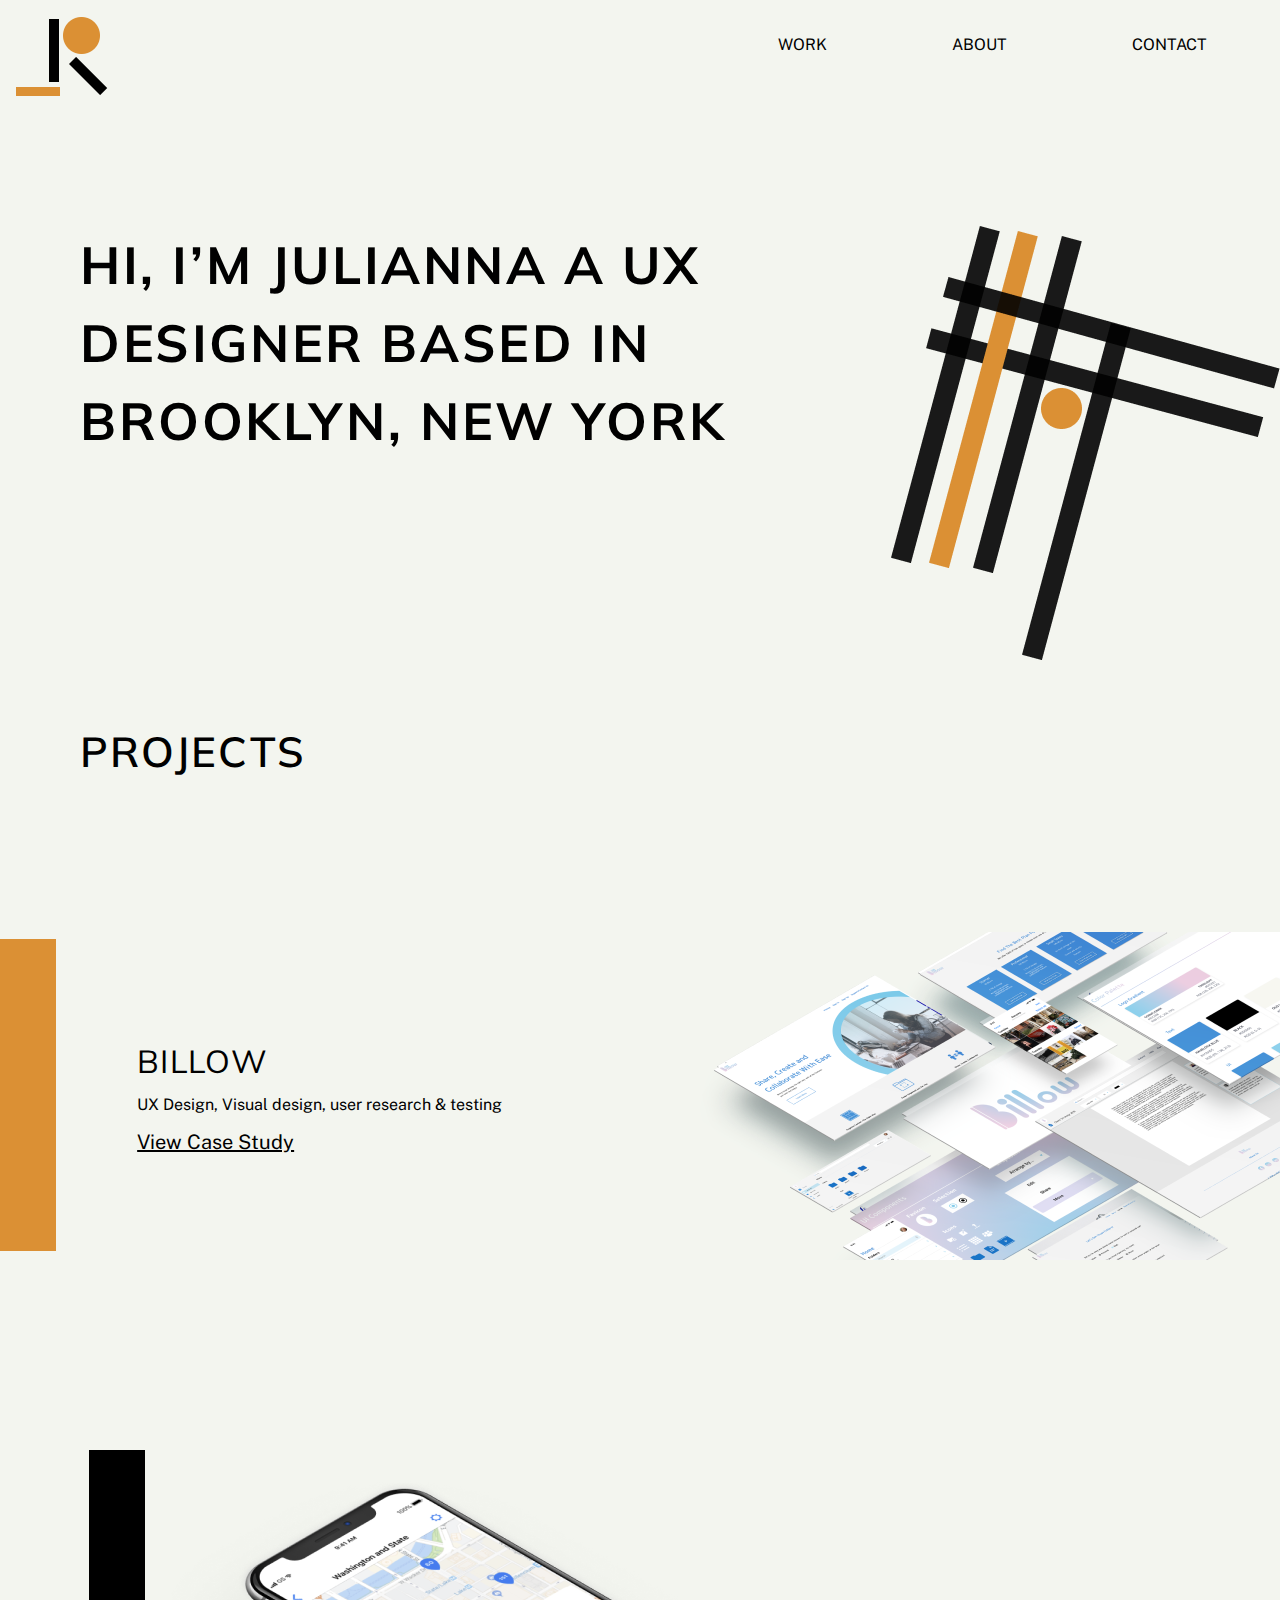
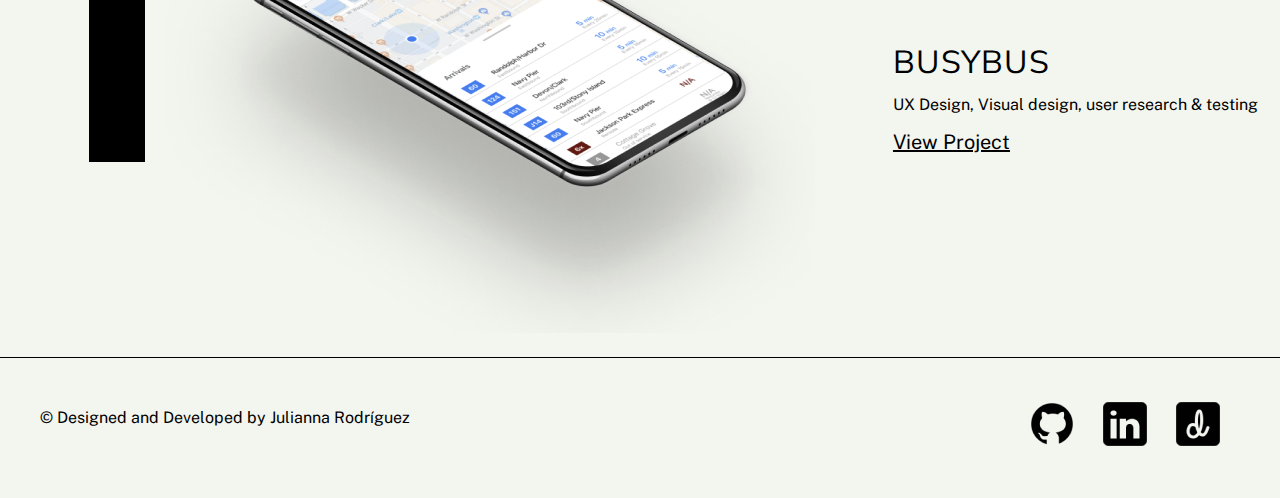
<file: Index.html>
<!DOCTYPE html>
<html lang="en" dir="ltr">
  <head>
    <meta charset="utf-8">
    <meta name="viewport" content="width=device-width, initial-scale=1.0">
    <title>Julianna Rodríguez</title>
    <link rel="stylesheet" href="css/reset.css">
    <link rel="stylesheet" href="css/style.css">
    <link href="https://fonts.googleapis.com/css?family=Muli:200,300,400,600,700&display=swap" rel="stylesheet">
    <link href="https://fonts.googleapis.com/css?family=Public+Sans:200,300,400,500,600,700,800,900&display=swap" rel="stylesheet">
  </head>

  <script src="js/mobilenav.js"></script>

  <body>
<!-- Top Navigation Menu -->
<div class= "container">
<section class="main-menu">
  <a href="Index.html"><img class="logo" src="images/jrlogo.png" alt="Julianna Rodríguez Logo" ></a>
  <nav class="topnav">
  <a class="active" href="Index.html">Work</a>
  <a href="About.html">About</a>
  <a href="Contact.html">Contact</a>
  </nav>
</section>

<!-- Load an icon library to show a hamburger menu (bars) on small screens -->
<link rel="stylesheet" href="https://cdnjs.cloudflare.com/ajax/libs/font-awesome/4.7.0/css/font-awesome.min.css">
<div class="mobilenav" id="mymobilenav">
  <a class="active" href="index.html">Work</a>
  <a href="About.html">About</a>
  <a href="Contact.html">Contact</a>
  </div>
  <!-- "Hamburger menu" / "Bar icon" to toggle the navigation links -->
  <a href="javascript:void(0);" class="icon" onclick="myFunction()">
    <i class="fa fa-bars"></i>
  </a>
</div>



    <section class="main-banner">
      <img class="icon" src="images/bauhaus-graphic.png" alt="bauhaus icon" align="right">
    <div class="intro-text">
      <h1> Hi, I’M Julianna a UX Designer
    Based in Brooklyn, New York </h1>
  </div>
    </section>

    <section class="projects">
      <h2>PROJECTS</h2>
    </section>

    <section class="billow-project">
      <i class="left-square"><img src="images/left-rectangle.png" alt="Orange Box"></i>
      <div class= "b1-container">
      <h3>Billow</h3>
      <p>UX Design, Visual design, user research & testing</p>
      <a href="Billow.html">View Case Study</a>
      </div>
      <div class= "b2-container">
      <i class= "billow-image"><img src="images/billow-image.png" alt="billow App"></i>
      </div>
    </section>




    <section class="busybus-project">
      <i class="right-square"><img src="images/right-rectangle.png" alt=""></i>
        <i class= "busybus-image"><img src="images/iphone-busybus.png" alt="busybus app"></i>
      <div class="b3-container">
        <h3>BusyBus</h3>
        <p>UX Design, Visual design, user research & testing</p>
        <a href="BusyBus.html">View Project</a>
      </div>

    </section>


          <footer>
            <section class="f-left">
              <!-- Copyright -->
            <p class="copyright">&copy; Designed and Developed by Julianna Rodríguez</p>
            <div class="footer-right">
              <a href="https://github.com/julsrodd"><img src="images/github-icon.png" alt="github"></a>
              <a href="https://www.linkedin.com/in/juliannarodriguezdolsen/"><img src="images/linkedin-icon.png" alt="linkedin"></a>
              <a href="https://dribbble.com/julsrod"><img src="images/dribbble-icon.png" alt="dribbble"></a>
            </div>
            </section>
          </footer>
</div>
  </body>
</html>
</file>
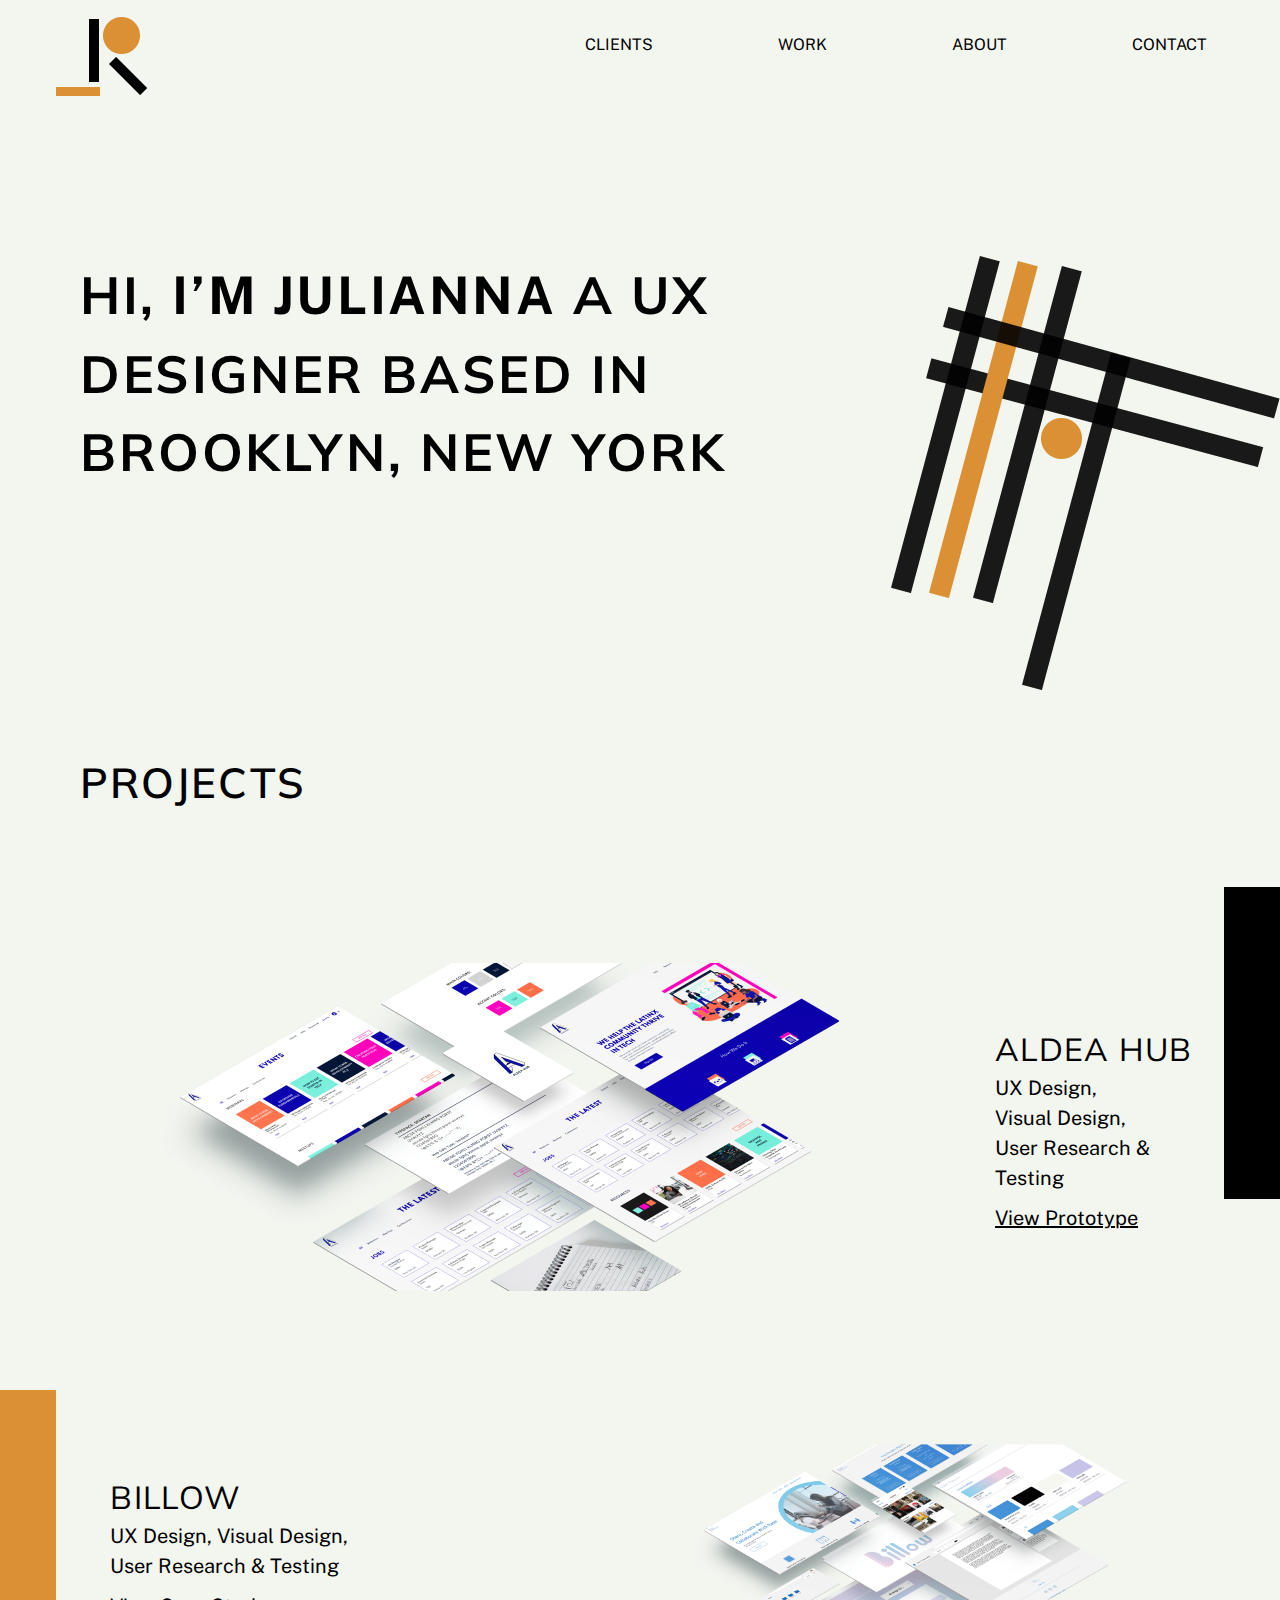
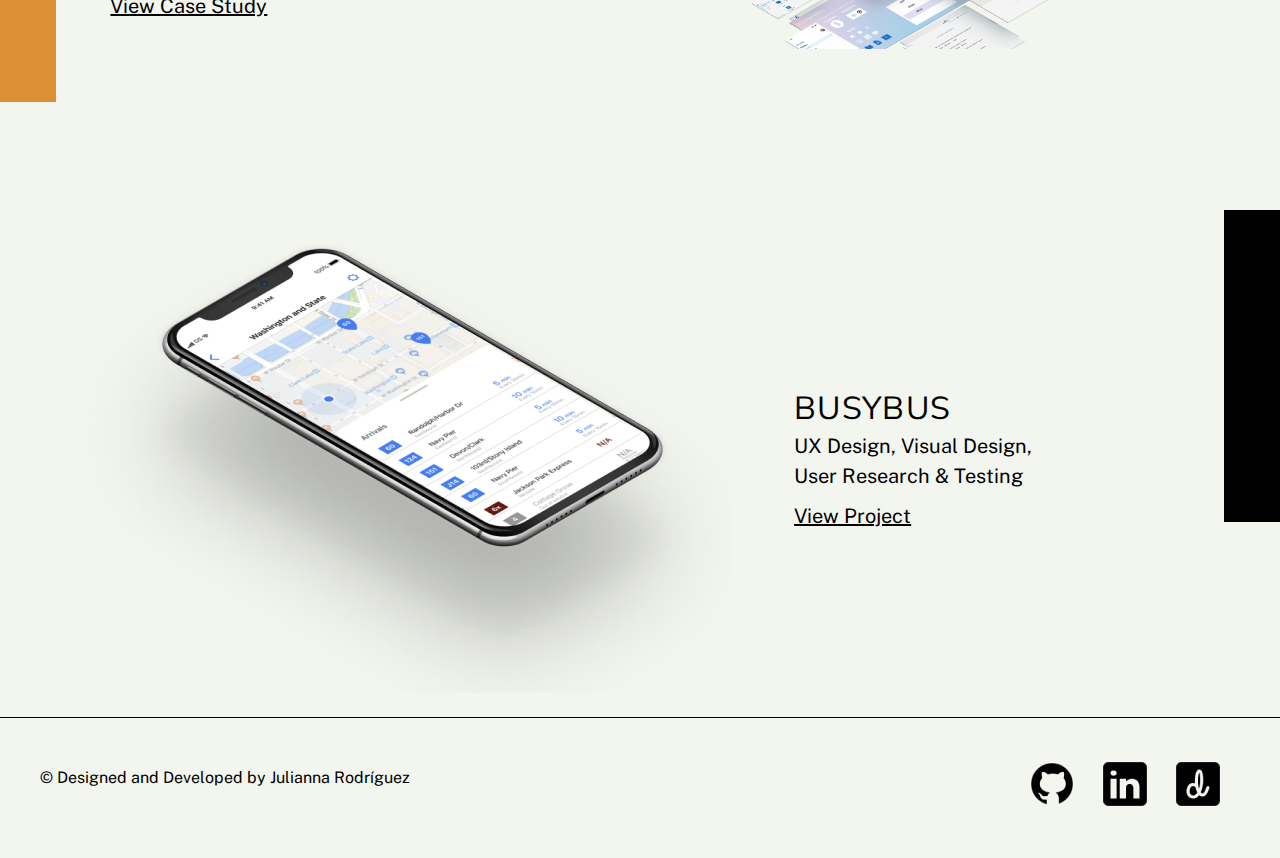
<file: index.html>
<!DOCTYPE html>
<html lang="en" dir="ltr">
  <head>
    <!-- Global site tag (gtag.js) - Google Analytics -->
<script async src="https://www.googletagmanager.com/gtag/js?id=UA-167917195-1"></script>
<script>
  window.dataLayer = window.dataLayer || [];
  function gtag(){dataLayer.push(arguments);}
  gtag('js', new Date());

  gtag('config', 'UA-167917195-1');
</script>
    <meta charset="utf-8">
    <meta name="viewport" content="width=device-width, initial-scale=1.0">
    <title>Julianna Rodríguez</title>
    <link rel="stylesheet" href="css/reset.css">
    <link rel="stylesheet" href="css/style.css">
    <link href="https://fonts.googleapis.com/css?family=Muli:200,300,400,600,700&display=swap" rel="stylesheet">
    <link href="https://fonts.googleapis.com/css?family=Public+Sans:200,300,400,500,600,700,800,900&display=swap" rel="stylesheet">
    <link rel="icon" href="images/jrfavicon.png" sizes="50x50" type="image/png">
  </head>

  <script src="js/mobilenav.js"></script>

  <body>
<!-- Top Navigation Menu -->
<div class= "container">
<section class="main-menu">
  <a class="logo-icon" href="index.html"><img class="logo" src="images/jrlogo.png" alt="Julianna Rodríguez Logo" ></a>
  <nav class="topnav">
     <a href="https://www.juliannarodriguezdolsen.com/">Clients</a>
  <a class="active" href="#projects">Work</a>
  <a href="About.html">About</a>
  <a href="Contact.html">Contact</a>
  </nav>
</section>


   <!-- The overlay -->
   <div id="myNav" class="overlay">

     <!-- Button to close the overlay navigation -->
     <a href="javascript:void(0)" class="closebtn" onclick="closeNav()">&times;</a>

     <!-- Overlay content -->
     <div class="overlay-content">
       <a href="https://www.juliannarodriguezdolsen.com/">Clients</a>
       <a class="active" href="index.html">Work</a>
       <a href="About.html">About</a>
       <a href="Contact.html">Contact</a>
     </div>

   </div>

   <span class="mobilenavs" style="font-size:30px;cursor:pointer" onclick="openNav()">&#9776;</span>




    <section class="main-banner">
      <img class="icon" src="images/bauhaus-graphic.png" alt="bauhaus icon" align="right">
    <div class="intro-text">
      <h1> Hi, <a class="home-link" href="About.html">I’M Julianna</a> a UX Designer
    Based in Brooklyn, New York </h1>
  </div>
      <!-- <a href='About.html'><button class="c-button">About Me</button></a> -->
    </section>

    <a href="#"></a>


    </section>
    <section class="projects">
      <a name="projects"></a>
      <h2>PROJECTS</h2>
    </section>
    <!-- -->
    <section class="busybus-project">
           <div class="aldea-img"><img src="images/aldea-hub-1.png" alt="Aldea Hub"></div>
         <div class="b3-container">
           <h3>Aldea Hub</h3>
           <h4>UX Design, Visual Design, User Research & Testing</h4>
             <a href="https://www.figma.com/proto/nGgj2EY1GMyfEZ3tbCpaI4/Aldea-Hub-Prototype-Final?node-id=71411%3A10&viewport=280%2C1533%2C0.0625&scaling=min-zoom" target="_blank" >View Prototype</a>
         </div>
         <div class="sq-container">
         <img class="right-square"><img src="images/right-rectangle.png" alt="black bar">
         </div>
       </section>

    <section class="billow-project">
      <i class="left-square"><img src="images/left-rectangle.png" alt="Orange Box"></i>
      <div class= "b1-container">
      <h3>Billow</h3>
      <h4>UX Design, Visual Design, User Research & Testing</h4>
      <a href="Billow.html">View Case Study</a>
      </div>
      <div class= "b2-container">
        <img class= "billow-image" src="images/billow-image.png" alt="billow App">
      </div>
    </section>
    <!--<i class= "billow-image">
      </i>--->


    <section class="busybus-project">
        <div class= "busybus-image"><img src="images/iphone-busybus.png" alt="busybus app"></div>
      <div class="b3-container">
        <h3>BusyBus</h3>
        <h4>UX Design, Visual Design, User Research & Testing</h4>
          <a href="BusyBus.html">View Project</a>
      </div>
      <div class="sq-container">
      <img class="right-square"><img src="images/right-rectangle.png" alt="black bar">
      </div>
    </section>


          <footer>
            <section class="f-left">
              <!-- Copyright -->
            <p class="copyright">&copy; Designed and Developed by Julianna Rodríguez</p>
            <div class="footer-right">
              <a href="https://github.com/julsrodd"><img src="images/github-icon.png" alt="github"></a>
              <a href="https://www.linkedin.com/in/juliannarodriguezdolsen/"><img src="images/linkedin-icon.png" alt="linkedin"></a>
              <a href="https://dribbble.com/julsrod"><img src="images/dribbble-icon.png" alt="dribbble"></a>
            </div>
            </section>
          </footer>
</div>
  </body>
</html>
</file>
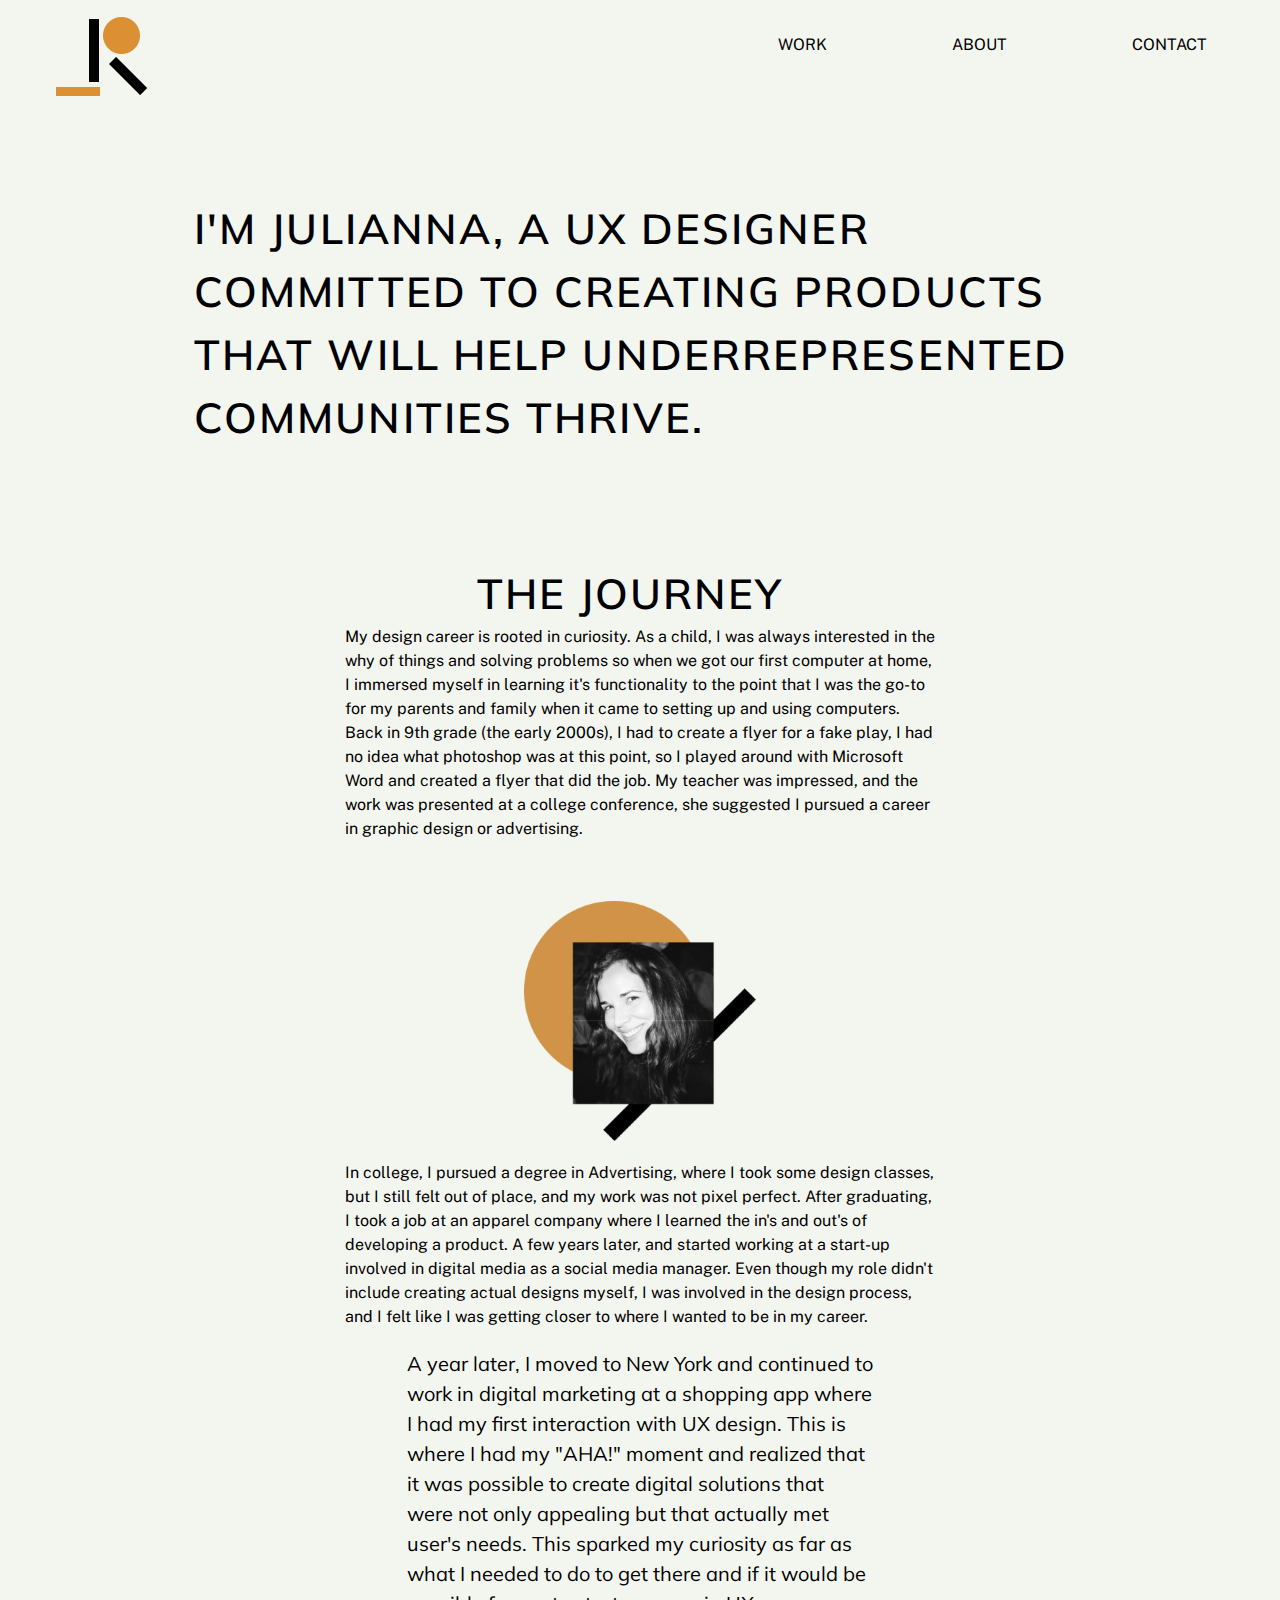
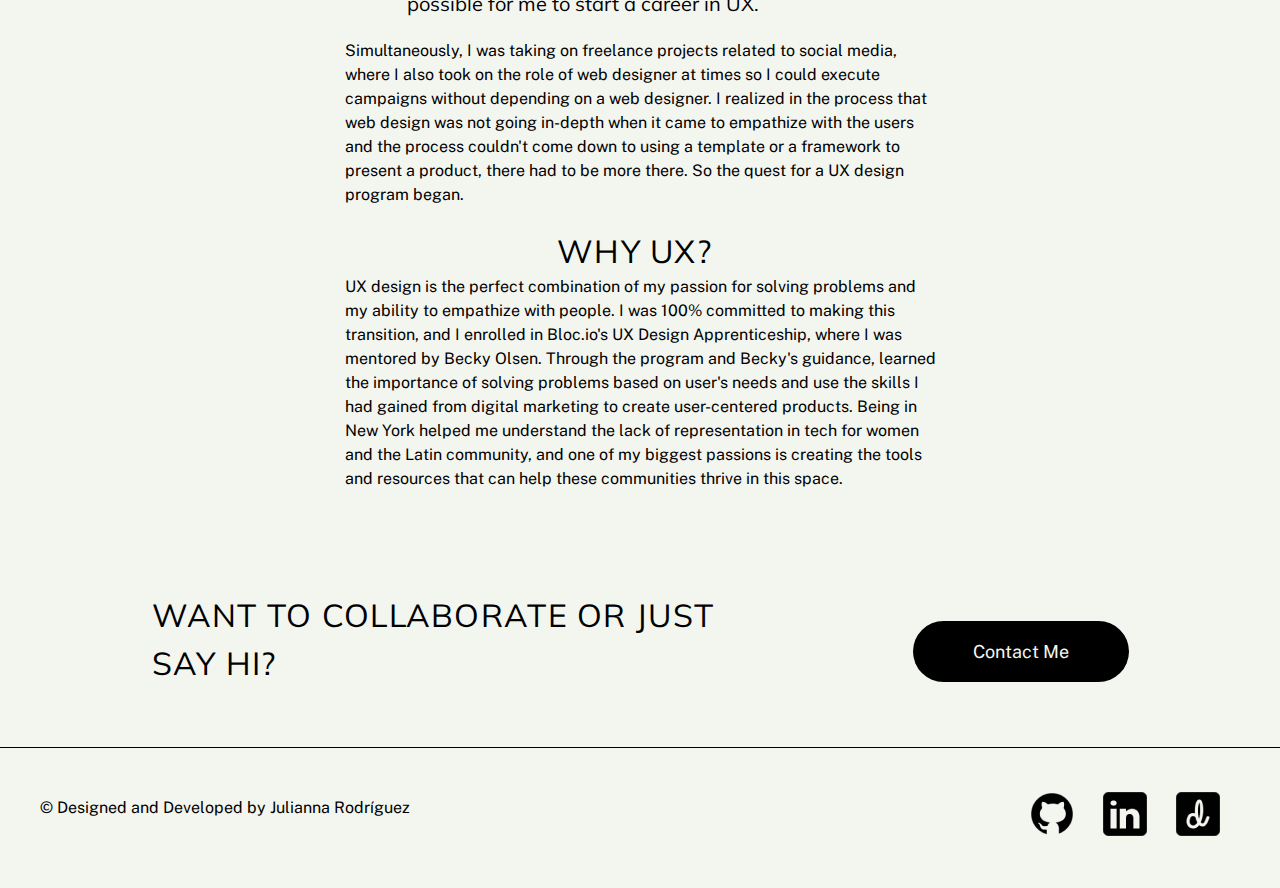
<file: About.html>
<!DOCTYPE html>
<html lang="en" dir="ltr">
<head>
  <!-- Global site tag (gtag.js) - Google Analytics -->
<script async src="https://www.googletagmanager.com/gtag/js?id=UA-167917195-1"></script>
<script>
  window.dataLayer = window.dataLayer || [];
  function gtag(){dataLayer.push(arguments);}
  gtag('js', new Date());

  gtag('config', 'UA-167917195-1');
</script>

  <meta charset="utf-8">
  <meta name="viewport" content="width=device-width, initial-scale=1.0">
  <title>About</title>
  <link rel="stylesheet" href="css/reset.css">
  <link rel="stylesheet" href="css/style.css">
  <link href="https://fonts.googleapis.com/css?family=Muli:200,300,400,600,700&display=swap" rel="stylesheet">
  <link href="https://fonts.googleapis.com/css?family=Public+Sans:200,300,400,500,600,700,800,900&display=swap" rel="stylesheet">
  <link rel="icon" href="images/jrfavicon.png" sizes="50x50" type="image/png">
</head>

<script src="js/mobilenav.js"></script>

<body>
  <div class= "container">
  <section>
  <a class="logo-icon" href="index.html"><img class="logo" src="images/jrlogo.png" alt="Julianna Rodríguez Logo" ></a>
    <nav class="topnav">
    <a href="index.html#projects">Work</a>
    <a class="active" href="About.html">About</a>
    <a href="Contact.html">Contact</a>
    </nav>
  </section>

  <!-- Load an icon library to show a hamburger menu (bars) on small screens
  <link rel="stylesheet" href="https://cdnjs.cloudflare.com/ajax/libs/font-awesome/4.7.0/css/font-awesome.min.css">
  <div class="mobilenav" id="mymobilenav">
    <a href="index.html">WORK</a>
    <a class="active" href="About.html">ABOUT</a>
    <a href="Contact.html">CONTACT</a>
  </div>
  "Hamburger menu" / "Bar icon" to toggle the navigation links -->
<!--  <a href="javascript:void(0);" class="icon" onclick="myFunction()">
    <i class="fa fa-bars"></i>
  </a> -->


  <!-- The overlay -->
  <div id="myNav" class="overlay">

    <!-- Button to close the overlay navigation -->
    <a href="javascript:void(0)" class="closebtn" onclick="closeNav()">&times;</a>

    <!-- Overlay content -->
    <div class="overlay-content">
      <a href="index.html#projects">Work</a>
      <a class="active" href="About.html">About</a>
      <a href="Contact.html">Contact</a>
    </div>

  </div>

  <span class="mobilenavs" style="font-size:30px;cursor:pointer" onclick="openNav()">&#9776;</span>


    <section class="about-main">
      <h2> I'm Julianna, a UX Designer committed
        to creating products that will help
        underrepresented communities thrive. </h2>
        <br>
  </section>

  <section class="bio">
    <h2> THE JOURNEY </h2>
    <p> My design career is rooted in curiosity. As a child, I was always interested in
      the why of things and solving problems so when we got our first computer
      at home, I immersed myself in learning it's functionality to the point that I was
      the go-to for my parents and family when it came to setting up and using
      computers. Back in 9th grade (the early 2000s), I had to create a flyer for a
      fake play, I had no idea what photoshop was at this point, so I played around
      with Microsoft Word and created a flyer that did the job. My teacher was impressed,
      and the work was presented at a college conference, she suggested I pursued a
      career in graphic design or advertising. </p>
      <div class="bio-img">
      <img class="bio-photo" src="images/julianna-photo.png" alt= "julianna photo" >
    </div>
      <p> In college, I pursued a degree in Advertising, where I took some design
        classes, but I still felt out of place, and my work was not pixel perfect. After
        graduating, I took a job at an apparel company where I learned the in's and
        out's of developing a product. A few years later, and started working at a
        start-up involved in digital media as a social media manager. Even though my
        role didn't include creating actual designs myself, I was involved in the design
        process, and I felt like I was getting closer to where I wanted to be in my
        career.

         <blockquote> A year later, I moved to New York and continued to
        work in digital marketing at a shopping app where I
        had my first interaction with UX design. This is where I
        had my "AHA!" moment and realized that it was
        possible to create digital solutions that were not only
        appealing but that actually met user's needs. This
        sparked my curiosity as far as what I needed to do to
        get there and if it would be possible for me to start a
        career in UX. </blockquote>

<p> Simultaneously, I was taking on freelance projects related to social media,
  where I also took on the role of web designer at times so I could execute
  campaigns without depending on a web designer. I realized in the process that
  web design was not going in-depth when it came to empathize with the users
  and the process couldn't come down to using a template or a framework to
  present a product, there had to be more there. So the quest for a UX design
  program began.
</p>
<br>
<h3> WHY UX?</h3>
<p> UX design is the perfect combination of my passion for solving problems
  and my ability to empathize with people. I was 100% committed to making
  this transition, and I enrolled in Bloc.io's UX Design Apprenticeship, where I
  was mentored by Becky Olsen. Through the program and Becky's guidance,
  learned the importance of solving problems based on user's needs and use
  the skills I had gained from digital marketing to create user-centered
  products. Being in New York helped me understand the lack of
  representation in tech for women and the Latin community, and one of my
  biggest passions is creating the tools and resources that can help these
  communities thrive in this space.
</p>
  </section>

  <section class="a-cta">
  <h3>  Want to collaborate or just say hi? </h3>
  <a href='Contact.html'><button class="c-button">Contact Me</button></a>
  </section>




        <footer>
          <section class="f-left">
            <!-- Copyright -->
          <p class="copyright">&copy; Designed and Developed by Julianna Rodríguez</p>
          <div class="footer-right">
            <a href="https://github.com/julsrodd"><img src="images/github-icon.png" alt="github"></a>
            <a href="https://www.linkedin.com/in/juliannarodriguezdolsen/"><img src="images/linkedin-icon.png" alt="linkedin"></a>
            <a href="https://dribbble.com/julsrod"><img src="images/dribbble-icon.png" alt="dribbble"></a>
          </div>
          </section>
        </footer>
</div>
</body>
</html>
</file>
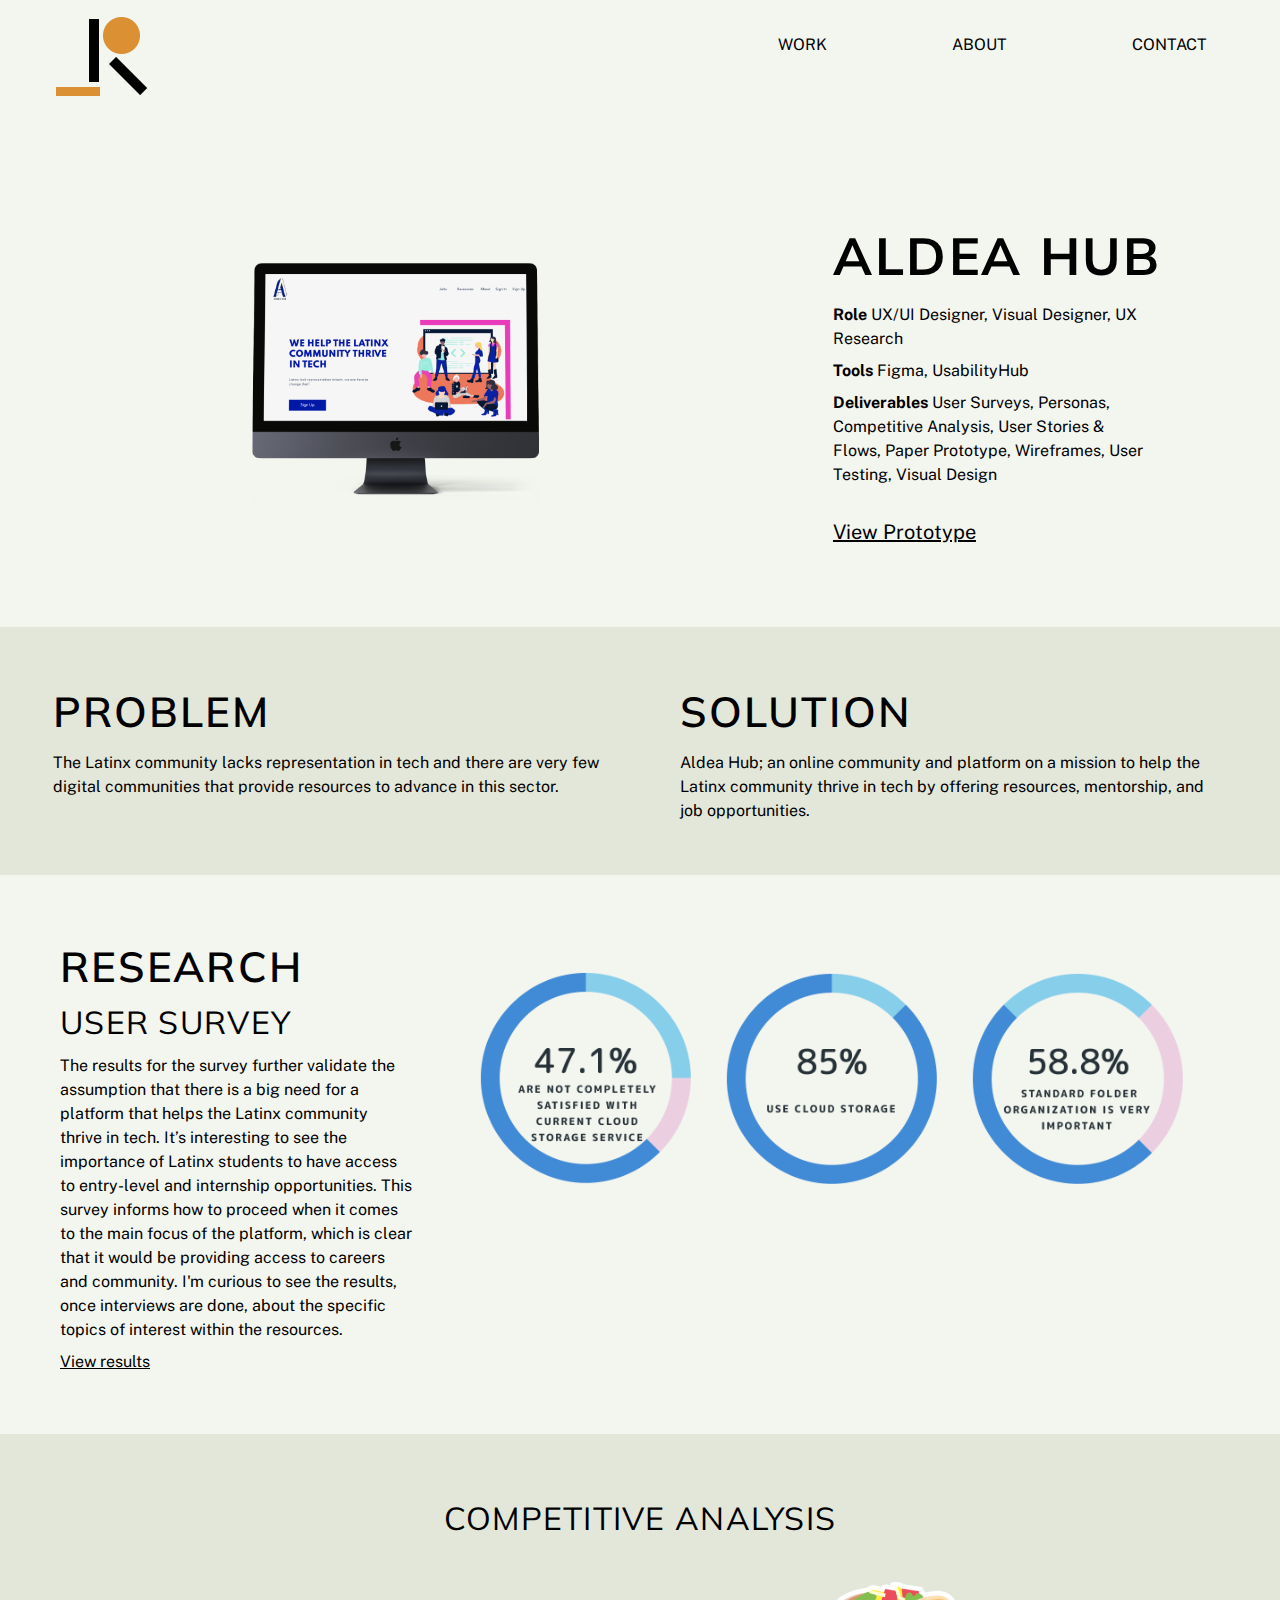
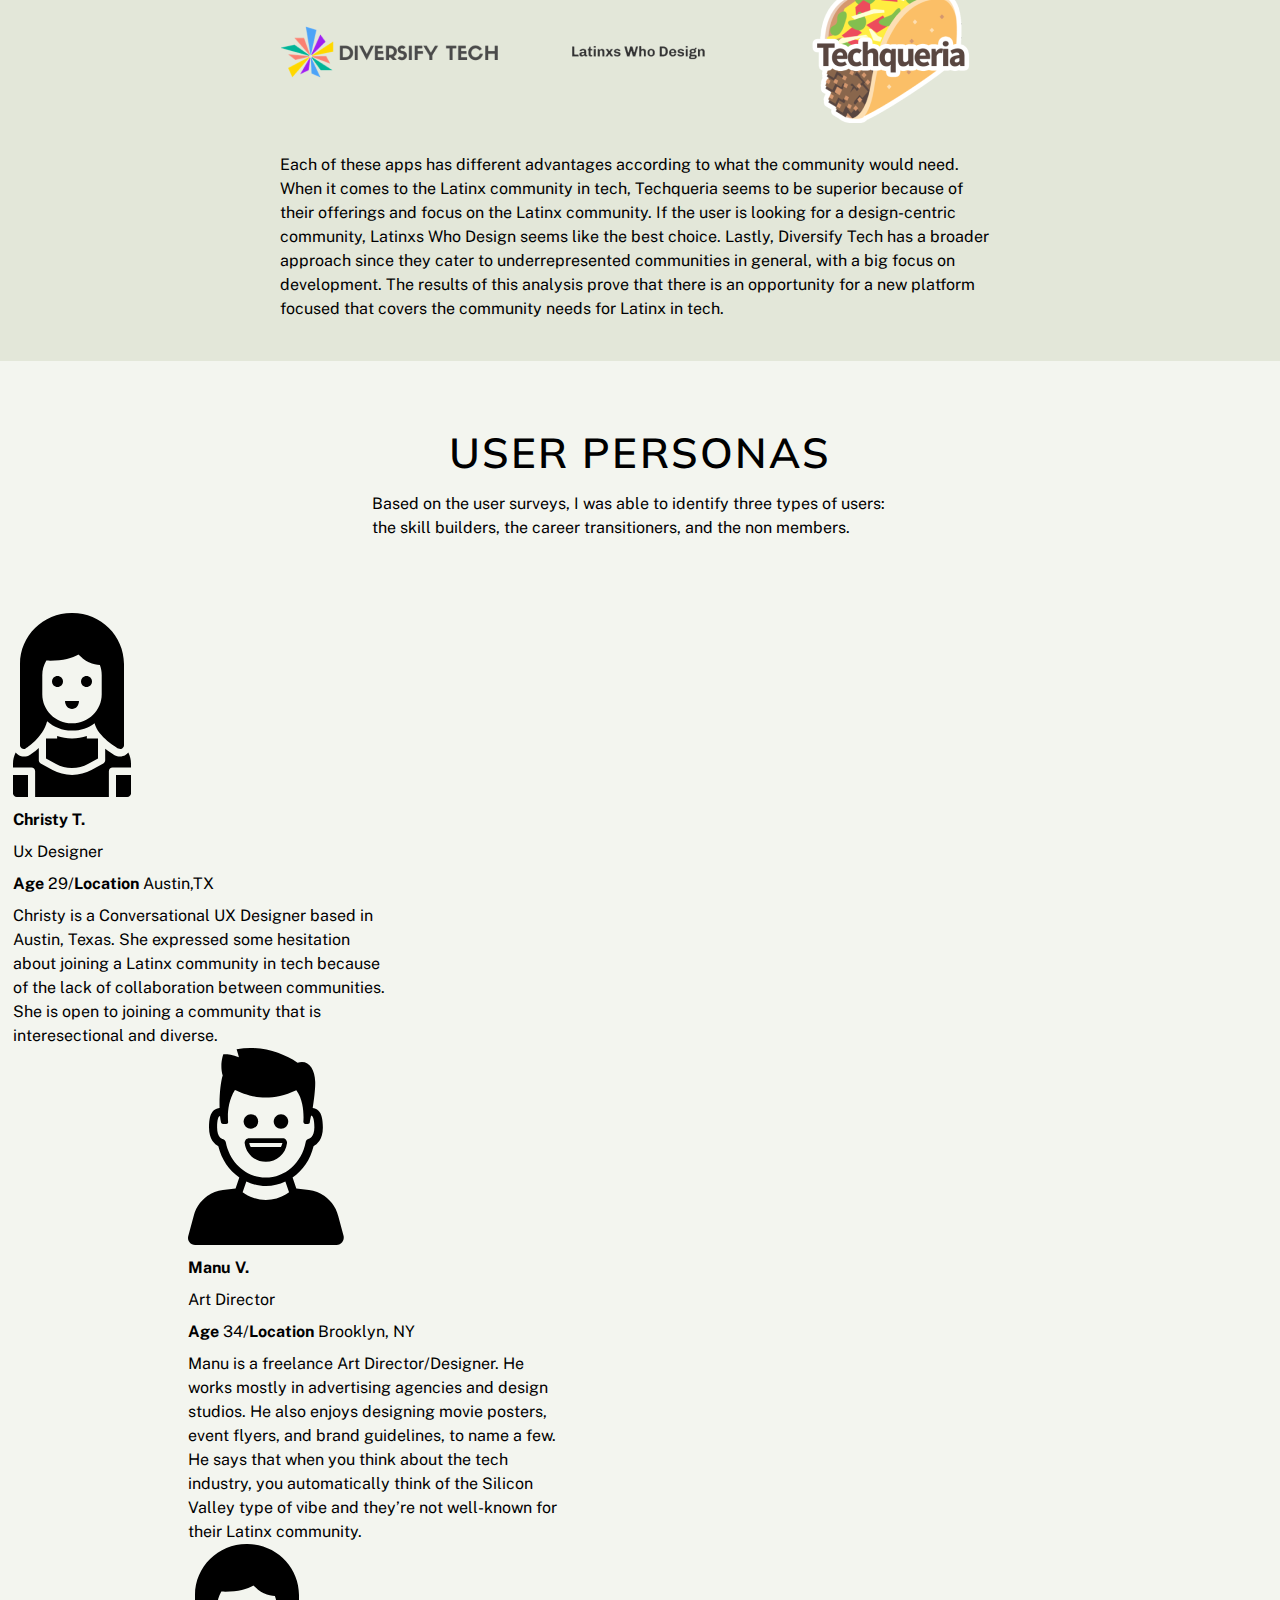
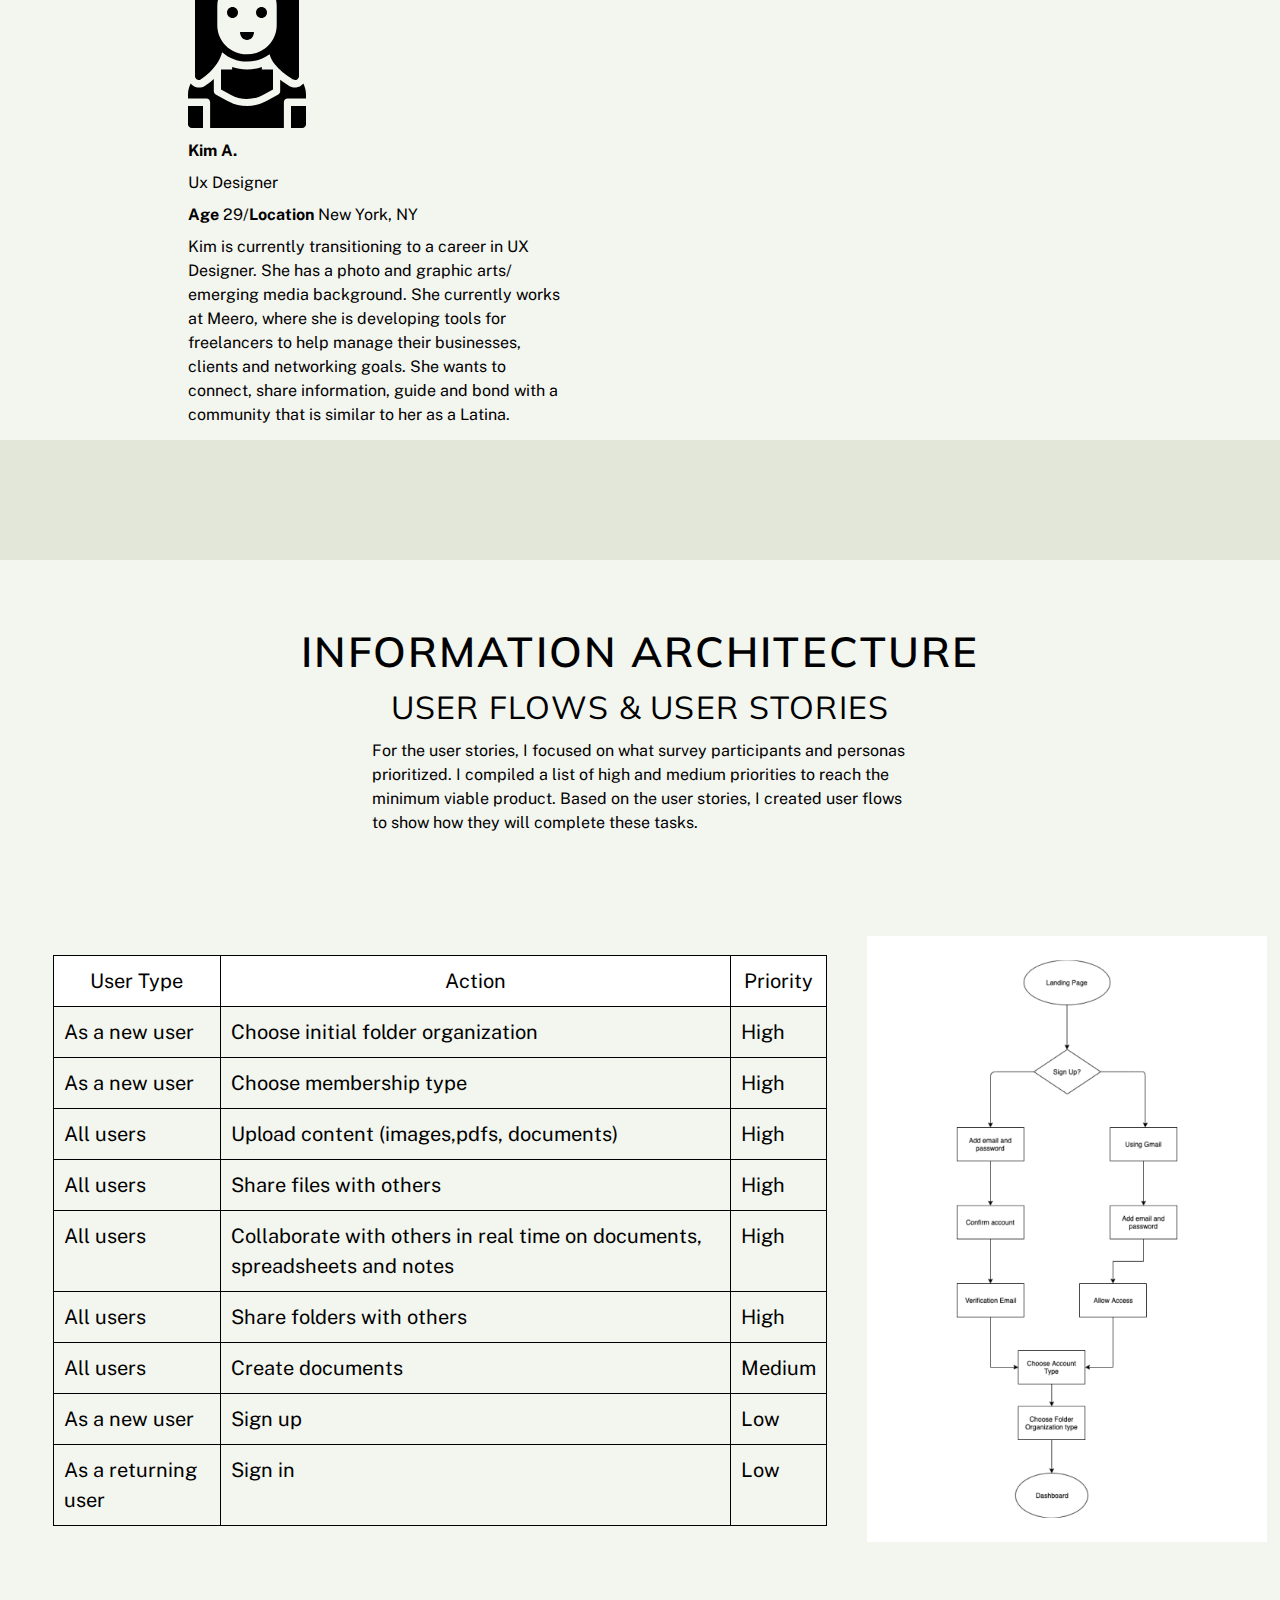
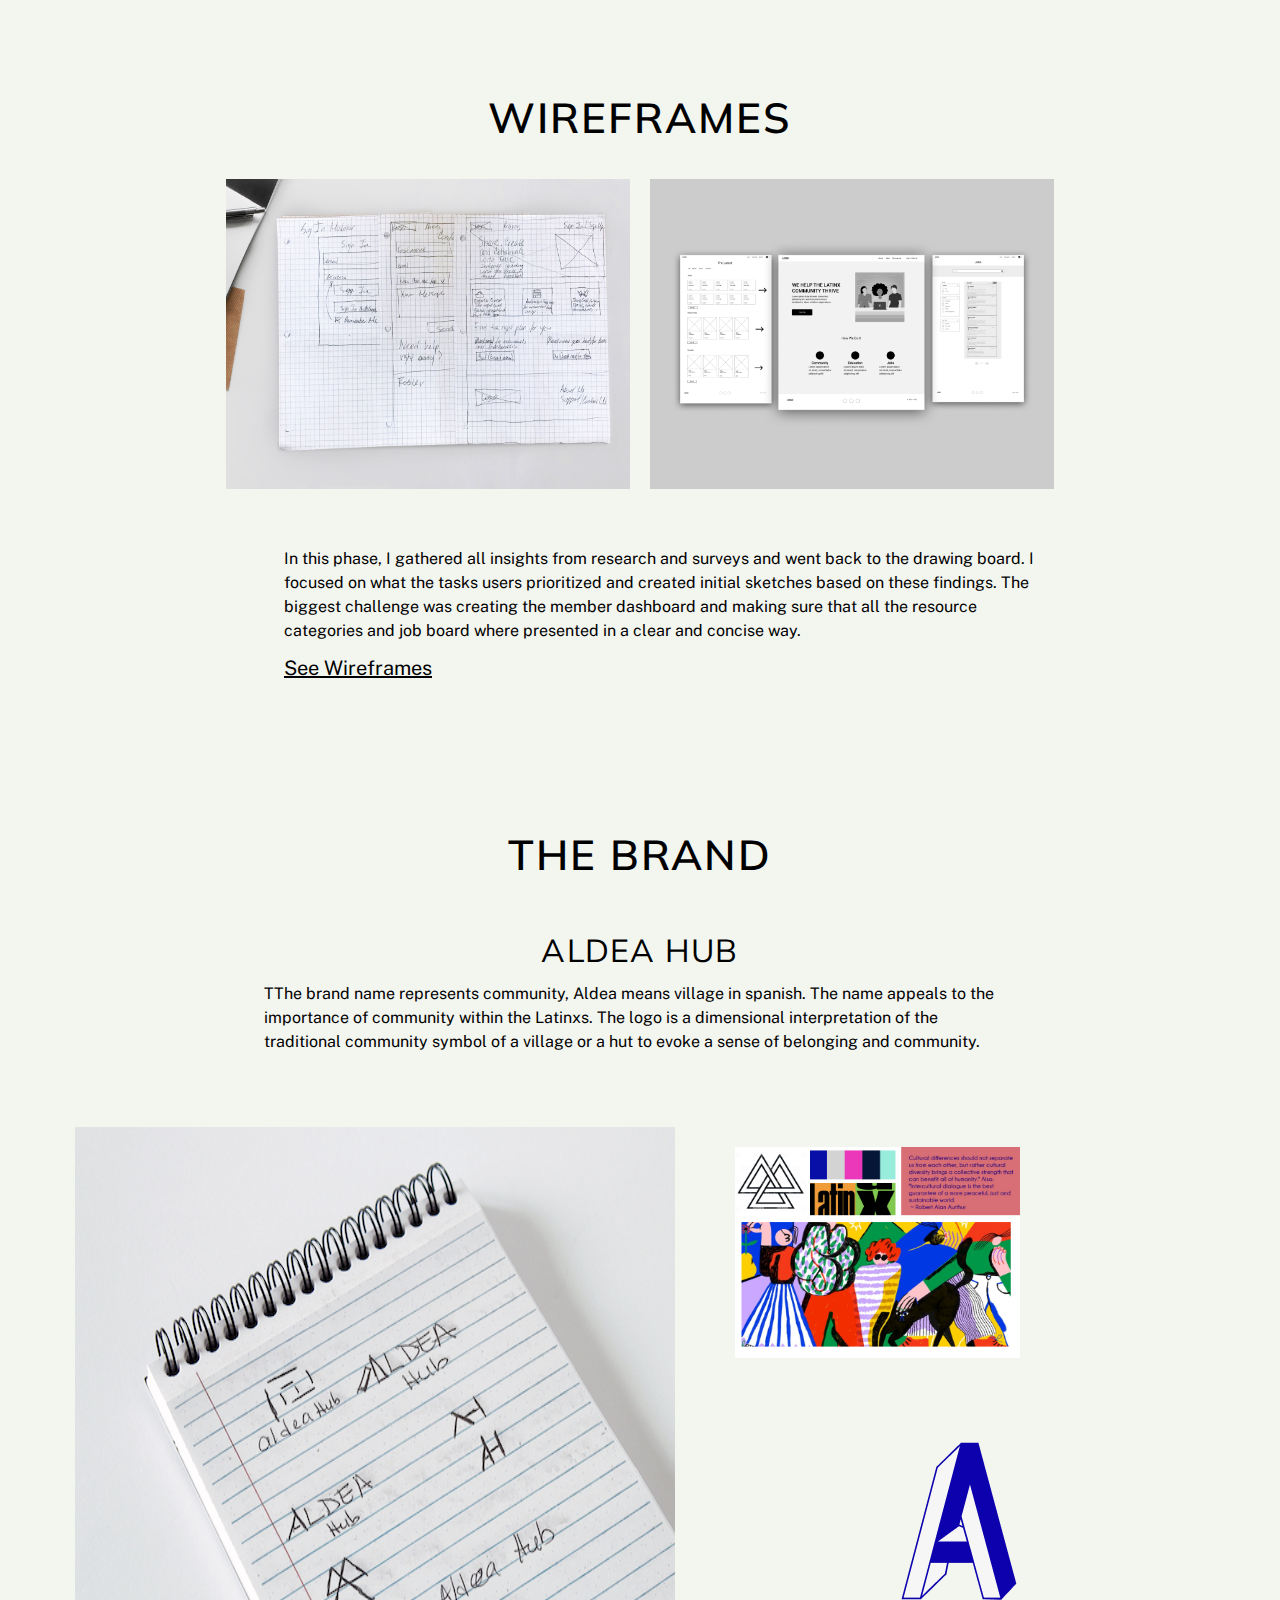
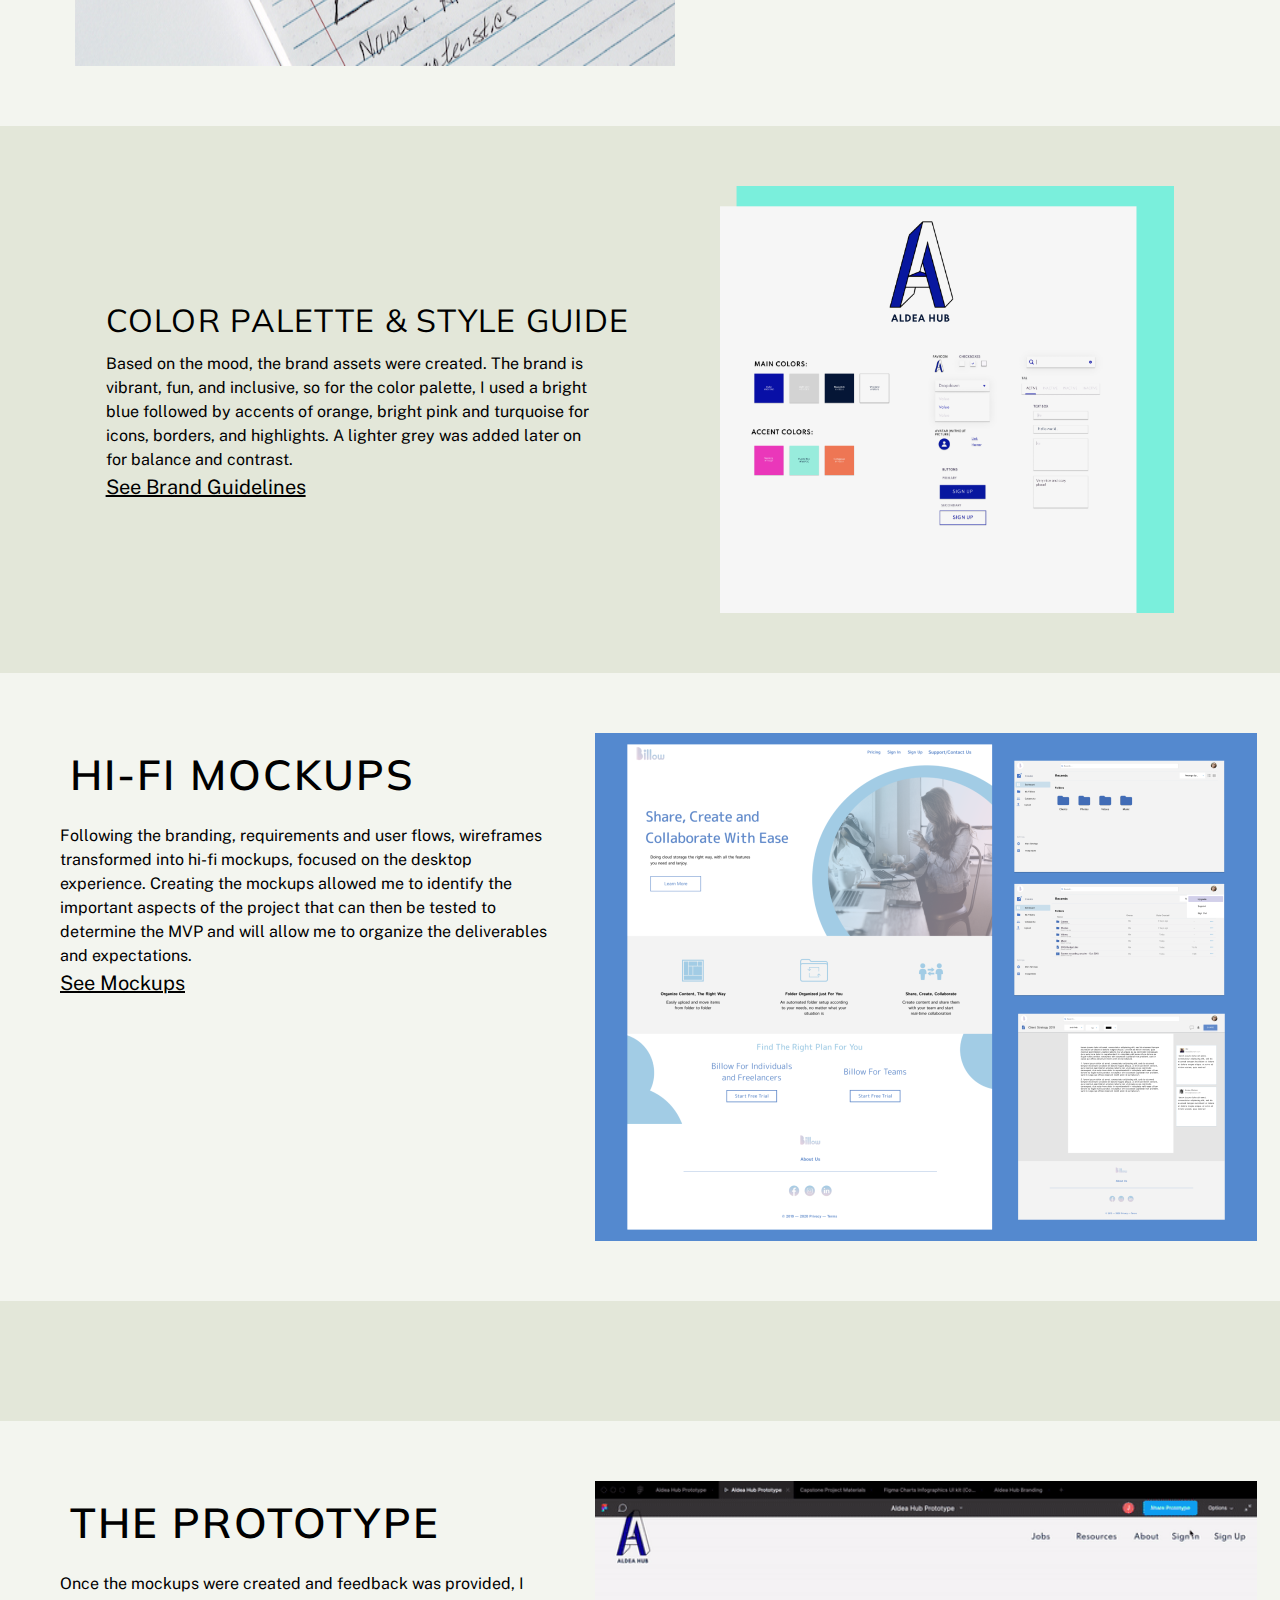
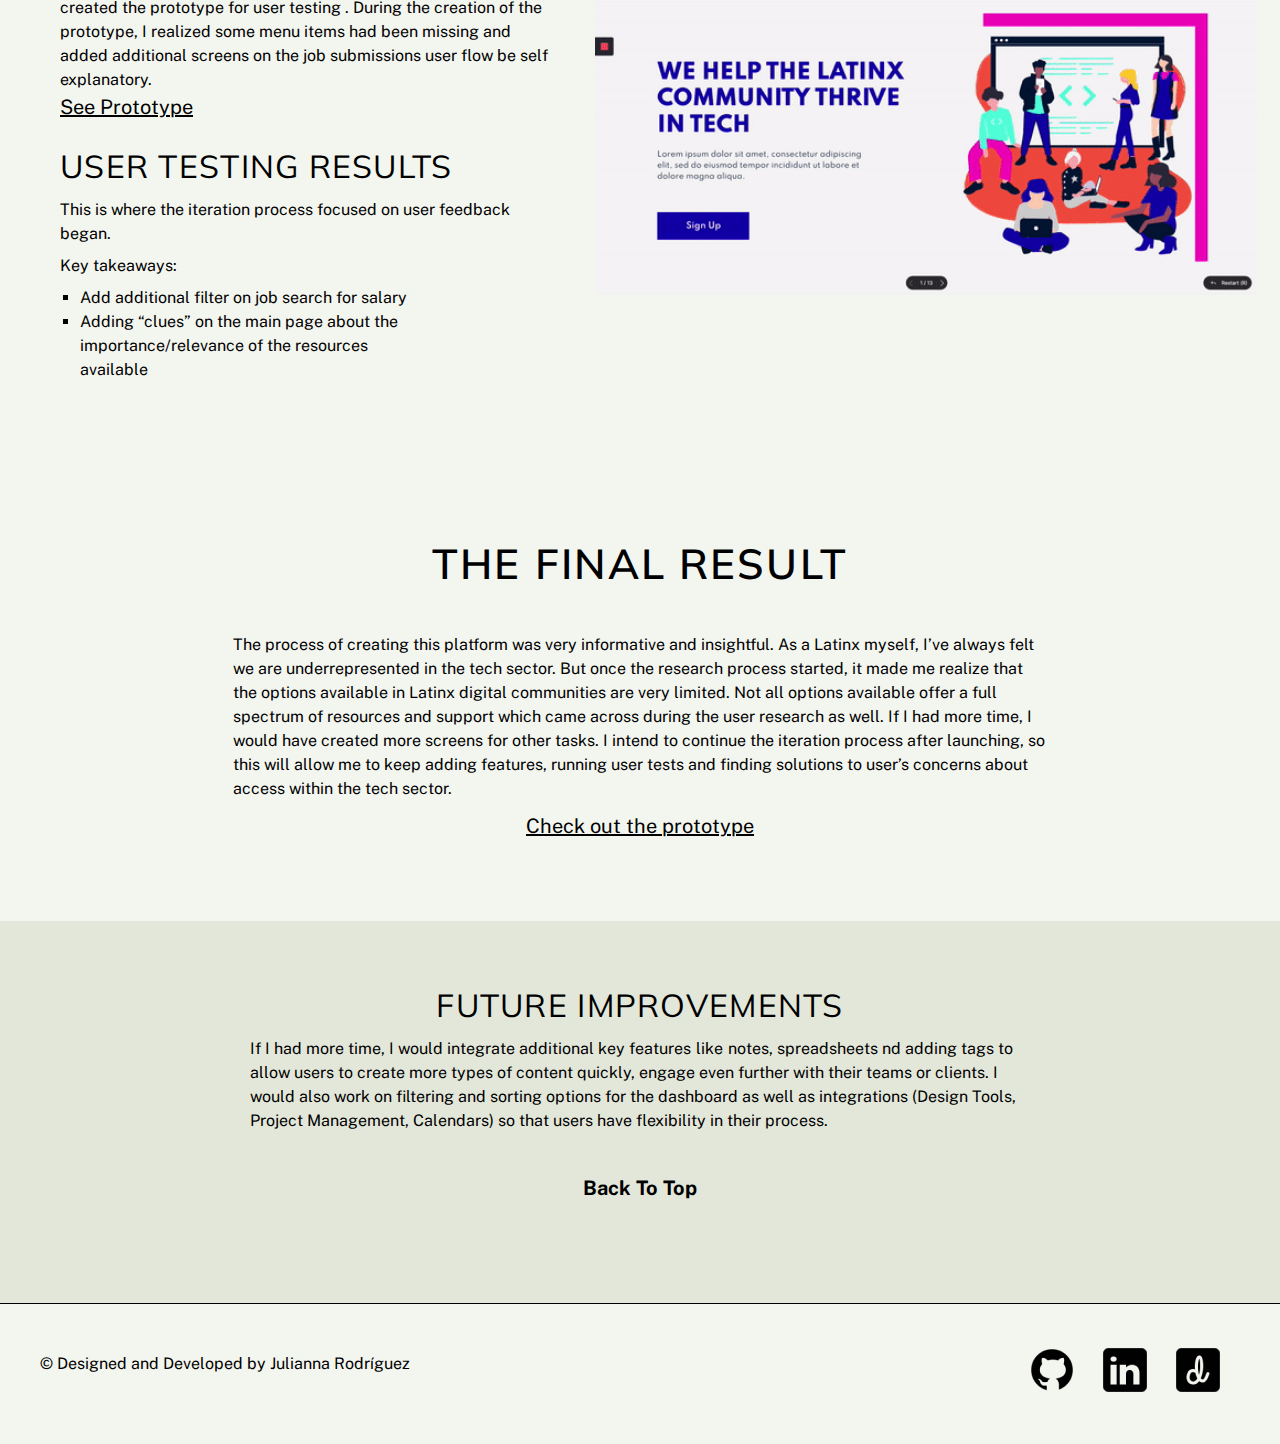
<file: Aldea-hub.html>
<!DOCTYPE html>
<html lang="en" dir="ltr">
  <head>
    <!-- Global site tag (gtag.js) - Google Analytics -->
<script async src="https://www.googletagmanager.com/gtag/js?id=UA-167917195-1"></script>
<script>
  window.dataLayer = window.dataLayer || [];
  function gtag(){dataLayer.push(arguments);}
  gtag('js', new Date());

  gtag('config', 'UA-167917195-1');
</script>
    <meta charset="utf-8">
    <meta name="viewport" content="width=device-width, initial-scale=1.0">
    <title>Aldea Hub</title>
    <link rel="stylesheet" href="css/reset.css">
    <link rel="stylesheet" href="css/style.css">
    <link href="https://fonts.googleapis.com/css?family=Muli:200,300,400,600,700&display=swap" rel="stylesheet">
    <link href="https://fonts.googleapis.com/css?family=Public+Sans:200,300,400,500,600,700,800,900&display=swap" rel="stylesheet">
    <link rel="icon" href="images/jrfavicon.png" sizes="50x50" type="image/png">
  </head>

  <script src="js/mobilenav.js"></script>

  <body>
    <a name="top"></a>
    <div class= "container">
    <section class="main-menu">
      <a class="logo-icon" href="index.html"><img class="logo" src="images/jrlogo.png" alt="Julianna Rodríguez Logo" ></a>
      <nav class="topnav">
      <a href="index.html#projects">Work</a>
      <a href="About.html">About</a>
      <a href="Contact.html">Contact</a>
      </nav>
    </section>

 <!-- The overlay -->
 <div id="myNav" class="overlay">

   <!-- Button to close the overlay navigation -->
   <a href="javascript:void(0)" class="closebtn" onclick="closeNav()">&times;</a>

   <!-- Overlay content -->
   <div class="overlay-content">
     <a href="index.html#projects">Work</a>
     <a class="active" href="About.html">About</a>
     <a href="Contact.html">Contact</a>
   </div>

 </div>

 <span class="mobilenavs" style="font-size:30px;cursor:pointer" onclick="openNav()">&#9776;</span>


    <section class="billow-banner">
      <img class="mockup" src="images/aldea-mock1.png" alt="Billow Mockup" >
      <div class="b-container">
        <h1> Aldea Hub </h1>
        <p>
        <b>Role</b> UX/UI Designer, Visual Designer, UX Research </p>
        <p><b>Tools</b> Figma, UsabilityHub</p>
        <p><b>Deliverables</b> User Surveys, Personas, Competitive Analysis,
        User Stories & Flows, Paper Prototype, Wireframes, User Testing, Visual
        Design </p>
        <br>
        <a href="https://www.figma.com/proto/nGgj2EY1GMyfEZ3tbCpaI4/Aldea-Hub-Prototype-Final?node-id=71411%3A10&viewport=365%2C893%2C0.034253187477588654&scaling=scale-down-width">View Prototype</a>
      </div>
    </section>


    <section class="problems1">

      <div class="p1s-container">
      <h2>Problem</h2>
      <p>The Latinx community lacks representation in tech and there are very few digital communities that provide resources to advance in this sector.</p>


      </div>
    <div class="ps2-container">
        <h2>Solution</h2>
        <p>Aldea Hub; an online community and platform on a mission to help the Latinx community thrive in tech by offering resources, mentorship, and job opportunities.
</p>
    </div>
    </section>


    <section class="user-research">
      <div class="ur1">
        <h2>Research</h2>
        <h3>User Survey</h3>
        <p>The results for the survey further validate the assumption that there is a big need for a platform that helps the Latinx community thrive in tech. It’s interesting to see the importance of Latinx students to have access to entry-level and internship opportunities. This survey informs how to proceed when it comes to the main focus of the platform, which is clear that it would be providing access to careers and community. I'm curious to see the results, once interviews are done, about the specific topics of interest within the resources.
</p>
        <p><a href="#">View results</a></p>
      </div>
      <div class="insights1">

      <div class="ic1">

        <div class="i1">
    <img src="images/i1.png" alt="Insights 1">

          </div>
   <div class="i2">
       <img src="images/i2.png" alt="Insights 2">
  </div>
  <div class="i3">
      <img src="images/i3.png" alt="Insights 3">
  </div>
</div>

    </section>

    <section class="ca-section">
      <h3>Competitive Analysis</h3>
      <div class="competitors">
        <div class="airtable">
          <img class="competitor" src="images/diversify-tech.png" alt="Diversify Tech Logo" >
        </div>
      <div class="drive">
      <img class="competitor" src="images/latinxwhodesign.png" alt="Latinxs Who Design Logo" >
      </div>
      <div class="evernote">
        <img class="competitor" src="images/techqueria.png" alt="Techqueria" >
      </div>
    </div>
      <p>Each of these apps has different advantages according to what the community would need. When it comes to the Latinx community in tech, Techqueria seems to be superior because of their offerings and focus on the Latinx community. If the user is looking for a design-centric community, Latinxs Who Design seems like the best choice. Lastly, Diversify Tech has a broader approach since they cater to underrepresented communities in general, with a big focus on development. The results of this analysis prove that there is an opportunity for a new platform focused that covers the community needs for Latinx in tech.

      </p>
    </section>

    <section class="ia">

      <h2>User Personas</h2>
      <p>Based on the user surveys, I was able to identify three types of users: the skill builders, the career transitioners, and the non members. </p>
    </section>

    <section class="up-3">
      <div class="mariap-container">
      <img class="user-persona" src="images/christyt.svg" alt="Christy T User Persona" >
      <p><b>Christy T.</b>
      <p>Ux Designer</p>
      <p><b>Age</b> 29/<b>Location</b> Austin,TX</p>
      <p>Christy is a Conversational UX Designer based in Austin, Texas. She expressed some hesitation about joining a Latinx community in tech because of the lack of collaboration between communities. She is open to joining a community that is interesectional and diverse.
 </p>
    </div>
      <div class="luisr">
      <img class="user-persona" src="images/manuv.svg" alt="Manu User Persona" ></a>
      <p><b>Manu V.</b></p>
      <p>Art Director </p>
      <p><b>Age</b> 34/<b>Location</b> Brooklyn, NY</p>
      <p>Manu is a freelance Art Director/Designer. He works mostly in advertising agencies and design studios. He also enjoys designing movie posters, event flyers, and brand guidelines, to name a few. He says that when you think about the tech industry, you automatically think of the Silicon Valley type of vibe and they’re not well-known for their Latinx community.
  </p>
</div>
<div class="luisr">
<img class="user-persona" src="images/kima.svg" alt="Luis User Persona" ></a>
<p><b>Kim A.</b></p>
<p>Ux Designer </p>
<p><b>Age</b> 29/<b>Location</b> New York, NY</p>
<p> Kim is currently transitioning to a career in UX Designer. She has a photo and graphic arts/ emerging media background. She currently works at Meero, where she is developing tools for freelancers to help manage their businesses, clients and networking goals. She wants to connect, share information, guide and bond with a community that is similar to her as a Latina.
</p>
</div>
</section>

    <section class="user-personas">

  </section>


    <section class="ia">
      <h2>Information Architecture</h2>
      <h3>User Flows & User Stories </h3>
    <p> For the user stories, I focused on what survey participants and personas prioritized. I compiled a list of high and medium priorities to reach the minimum viable product. Based on the user stories, I created user flows to show how they will complete these tasks.
 </p>
    </section>
  <section class="table">
          <table>
          <tr>
          <th>User Type</th>
          <th>Action</th>
          <th>Priority</th>
          </tr>
          <tr>
          <td >As a new user</td>
          <td>Choose initial folder organization</td>
          <td>High</td>
          </tr>
          <tr>
          <td>As a new user</td>
          <td>Choose membership type</td>
          <td>High</td>
          </tr>
          <tr>
          <td>All users</td>
          <td>Upload content (images,pdfs, documents)</td>
          <td>High</td>
          </tr>
          <tr>
          <td>All users</td>
          <td>Share files with others</td>
          <td>High</td>
          </tr>
          <tr>
          <td>All users</td>
          <td>Collaborate with others in real time on documents, spreadsheets and notes</td>
          <td>High</td>
          </tr>
          <tr>
          <td>All users</td>
          <td>Share folders with others</td>
          <td>High</td>
          </tr>
          <tr>
          <td>All users</td>
          <td>Create documents</td>
          <td>Medium</td>
          </tr>
          <tr>
          <td>As a new user</td>
          <td>Sign up</td>
          <td>Low</td>
          </tr>
          <tr>
          <td>As a returning user</td>
          <td>Sign in</td>
          <td>Low</td>
          </tr>
        </table>
        <div class="user-flow">
        <img class="user-flows" src="images/user-flows.png" alt="x User Flows" ></a>
        </div>

        </section>





  <section class="wireframes">
    <h2>Wireframes</h2>
    <div class="wf-container">
    <img class="wireframes" src="images/wireframesketches.jpeg" alt="Billow Wireframe Sketches" >
    <img class="wireframes" src="images/aldea-wireframes.png" alt="Aldea Hub Low Fi Wireframes" >
  </div>
  <div class="wf-2">
    <p>
      In this phase, I gathered all insights from research and surveys and went  back to the drawing board. I focused on what the tasks users prioritized and created initial sketches based on these findings. The biggest challenge was creating the member dashboard and making sure that all the resource categories and job board where presented in a clear and concise way.
</p>
<a href="https://www.figma.com/proto/85UE5MVqKcip1PvJ23IcLP/Cloud-Storage-Wireframes?node-id=71245%3A1&viewport=456%2C53%2C0.04617941752076149&scaling=scale-down">See Wireframes</a>
</div>

</section>

<section class="brand-1">
  <h2>The Brand </h2>
  <h3>Aldea Hub</h3>
  <p>TThe brand name represents community, Aldea means village in spanish. The name appeals to the importance of community within the Latinxs. The logo is a dimensional interpretation of the traditional community symbol of a village or a hut to evoke a sense of belonging and community.

</p>
</section>
<section class="brand-2">
  <img class="logo-sketches" src="images/aldea-sketches.jpg" alt="Aldea Hub Logo Sketches">
  <div class="bp-right">
  <img class="moodboard" src="images/aldeamoodboard.jpg" alt="Aldea Hub Brand Moodboard">
  <img src="images/aldealogosketch.png" alt="Aldea Hub Logo Draft">
</section>

<section class="palette">
  <div class="bb-1">
    <h3>Color Palette & Style Guide</h3>
    <p>Based on the mood, the brand assets were created. The brand is vibrant, fun, and inclusive, so for the color palette, I used a bright blue followed by accents of orange, bright pink and turquoise for icons, borders, and highlights. A lighter grey was added later on for balance and contrast.


</p>
    <a href="https://www.figma.com/proto/spSSkRZ4R5TJz9i1SCzw2W/Billow-Style-Guide?node-id=0%3A2&viewport=166%2C171%2C0.16887666285037994&scaling=min-zoom">See Brand Guidelines</a>
  </div>
<div class="billow-brand">
    <img src="images/aldeacolors.png" alt="Billow Brand">
</div>
</section>

<section class="hf-mock">
  <div class="hf-mock1">
  <h2>Hi-Fi Mockups</h2>
  <p>
Following the branding, requirements and user flows, wireframes transformed into hi-fi mockups, focused on the desktop experience. Creating the mockups allowed me to identify the important aspects of the project that can then be tested to determine the MVP and will allow me to organize the deliverables and expectations.

</p>
  <a href="https://www.figma.com/proto/LBjd4nDoFImgA9dwt8PHsX/Aldea-Hub-Hi-Fi-Mockups?node-id=71411%3A10&viewport=-93%2C2889%2C0.125&scaling=min-zoom">See Mockups</a>

</div>
  <div class="hf-mock2">
  <img src="images/hifimockups.png" alt="Billow Hi Fi Mockups">
</div>
</section>


  <section class="ut-1">
  <!--   <h3>Usability Testing Round 1</h3>
  <p>This is where the iteration process began, the following are the key takeaways from this round:</p>
  <ul>
    <li>Main CTA on homepage must be revised it should probably make reference to each of the
    membership tiers or to “learn more” or even “sign up now” so that users are not confused
     or resist signing up because they assume they will be charged</li>
     <li>Revise the wording on the upload window’s CTA it can say upload rather than open to avoid
       confusion</li>
       <li>Adding file/folder information on the dashboard (list view) as suggested by Manuel</li>
  </ul> -->

  </section>


<section class="hf-mock">
  <div class="hf-mock1">
  <h2>The Prototype</h2>
  <p>Once the mockups were created and feedback was provided, I created the prototype for user testing . During the creation of the prototype, I realized some menu items had been missing and added additional screens on the job submissions user flow be self explanatory.

</p>
  <a href="https://www.figma.com/proto/VHWI2zJ3RqsCDE4WjTJski/Aldea-Hub-Prototype?node-id=71411%3A10&viewport=355%2C2842%2C0.125&scaling=scale-down-width">See Prototype</a>
  <h3>User Testing Results</h3>
  <p>This is where the iteration process focused on user feedback began.
</p>
  <p>Key takeaways:</p>
  <ul>
    <li>Add additional filter on job search for salary</li>
   <li>Adding “clues” on the main page about the importance/relevance of the resources available
</li>
 </ul>

</div>
  <div class="hf-mock2">
  <img src="images/aldeaproto.gif" alt="Billow Hi Fi Mockups">
</div>
</section>


<section class="result">
  <h2>The final result</h2>
  <p>The process of creating this platform was very informative and insightful. As a Latinx myself, I’ve always felt we are underrepresented in the tech sector. But once the research process started, it made me realize that the options available in Latinx digital communities are very limited. Not all options available offer a full spectrum of resources and support which came across during the user research as well. If I had more time, I would have created more screens for other tasks. I intend to continue the iteration process after launching, so this will allow me to keep adding features, running user tests and finding solutions to user’s concerns about access within the tech sector.

</p>
<a href="https://www.figma.com/proto/nGgj2EY1GMyfEZ3tbCpaI4/Aldea-Hub-Prototype-Final?node-id=71411%3A10&viewport=487%2C382%2C1&scaling=min-zoom">Check out the prototype</a>
<br>
</section>

<section class="b-improv">
  <h3>Future Improvements</h3>
  <p>
If I had more time, I would integrate additional key features  like  notes, spreadsheets
nd adding tags to allow users to create more types of content quickly, engage even further
with their teams or clients. I would also work on filtering and sorting options for the dashboard
as well as integrations (Design Tools, Project Management, Calendars) so that users have flexibility in their process.
</p>
<a class="top2" href="#top">Back To Top</a>
</section>


<footer>
  <section class="f-left">
    <!-- Copyright -->
  <p class="copyright">&copy; Designed and Developed by Julianna Rodríguez</p>
  <div class="footer-right">
    <a href="https://github.com/julsrodd"><img src="images/github-icon.png" alt="github"></a>
    <a href="https://www.linkedin.com/in/juliannarodriguezdolsen/"><img src="images/linkedin-icon.png" alt="linkedin"></a>
    <a href="https://dribbble.com/julsrod"><img src="images/dribbble-icon.png" alt="dribbble"></a>
  </div>
  </section>
</footer>
</div>
  </body>
</html>
</file>
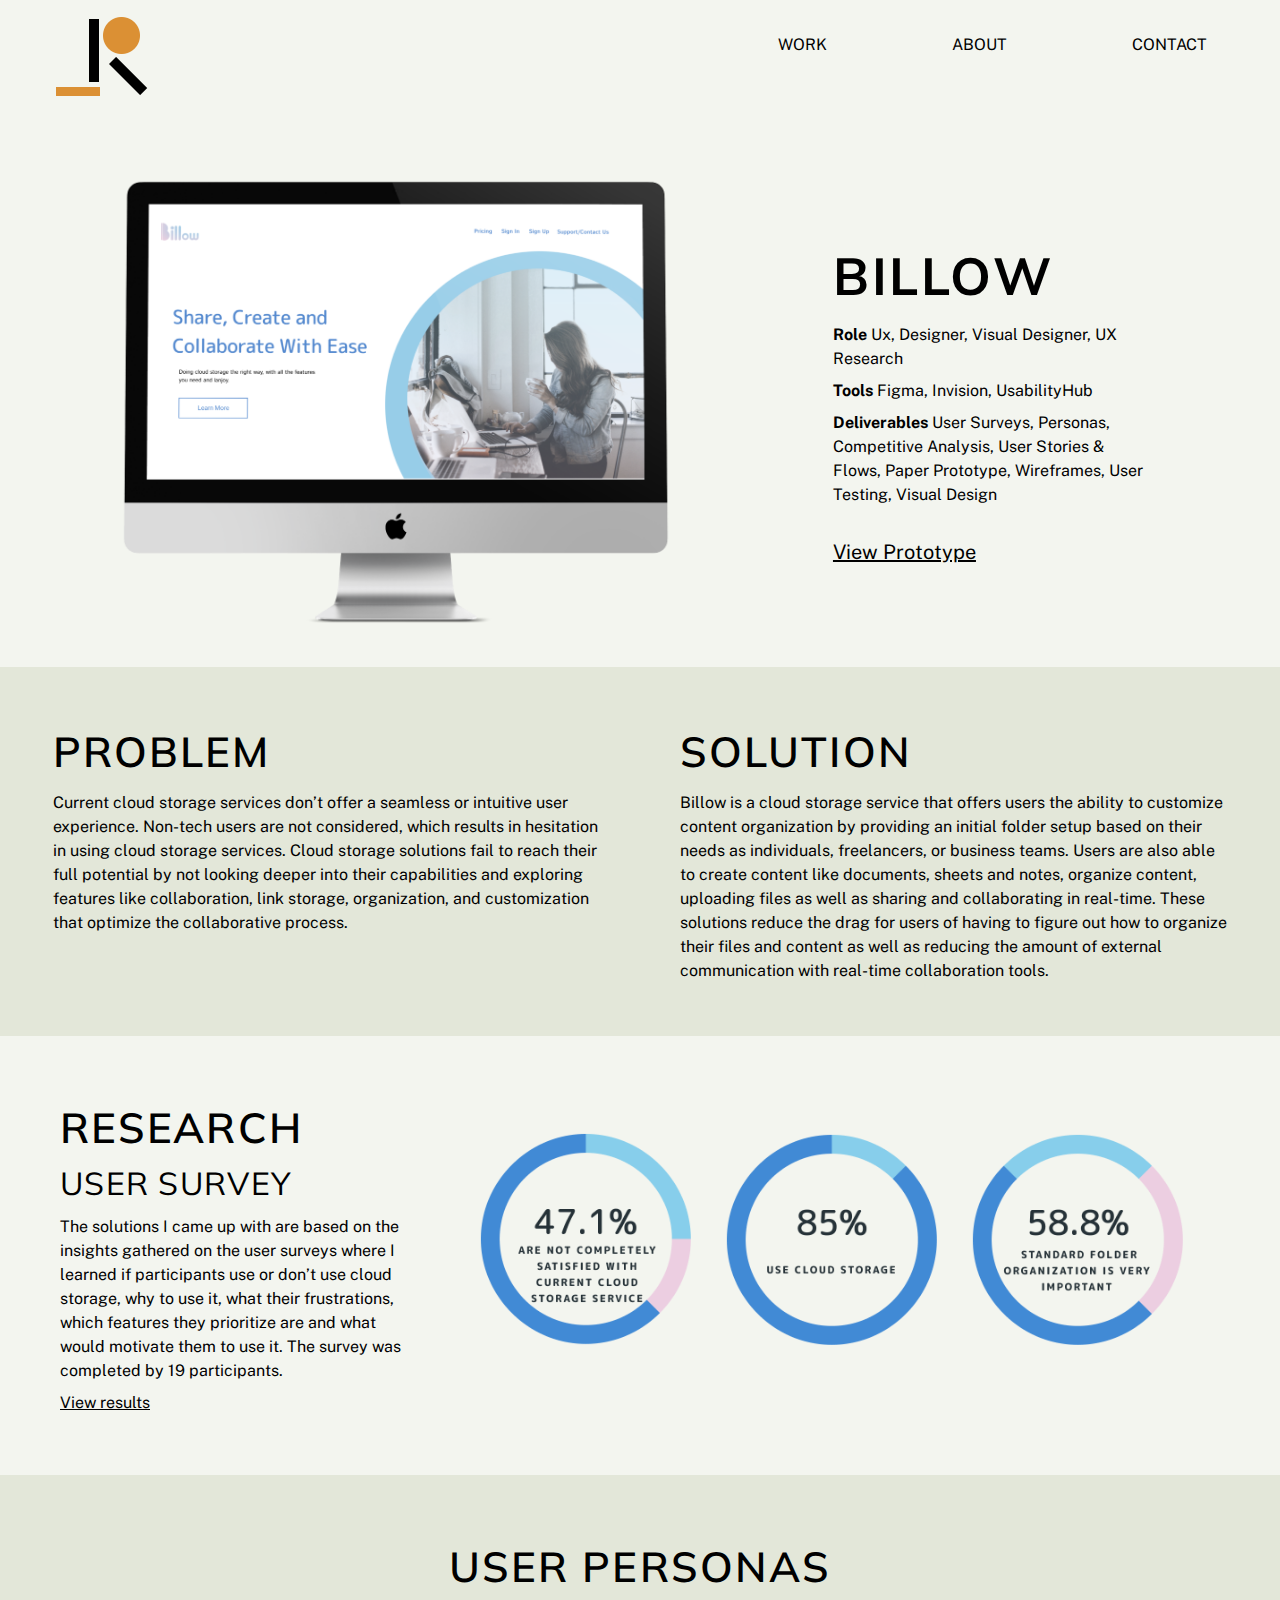
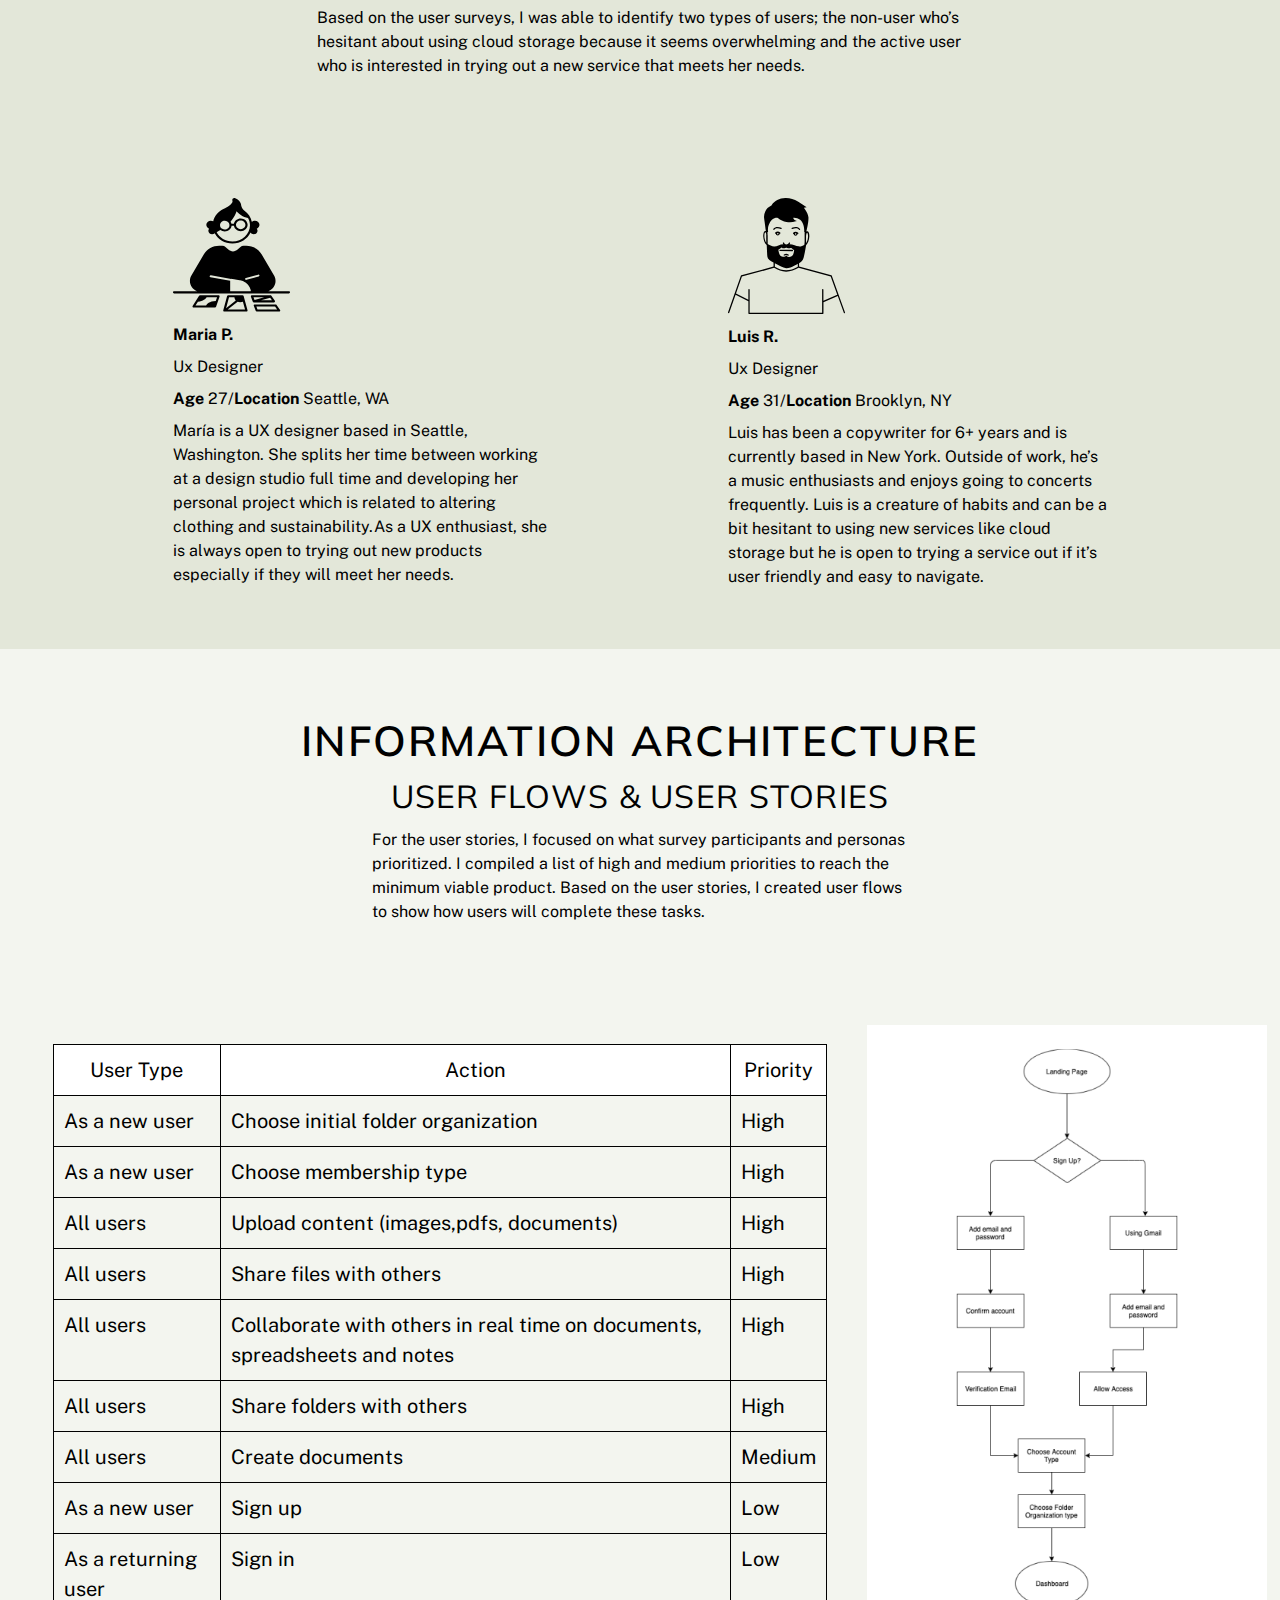
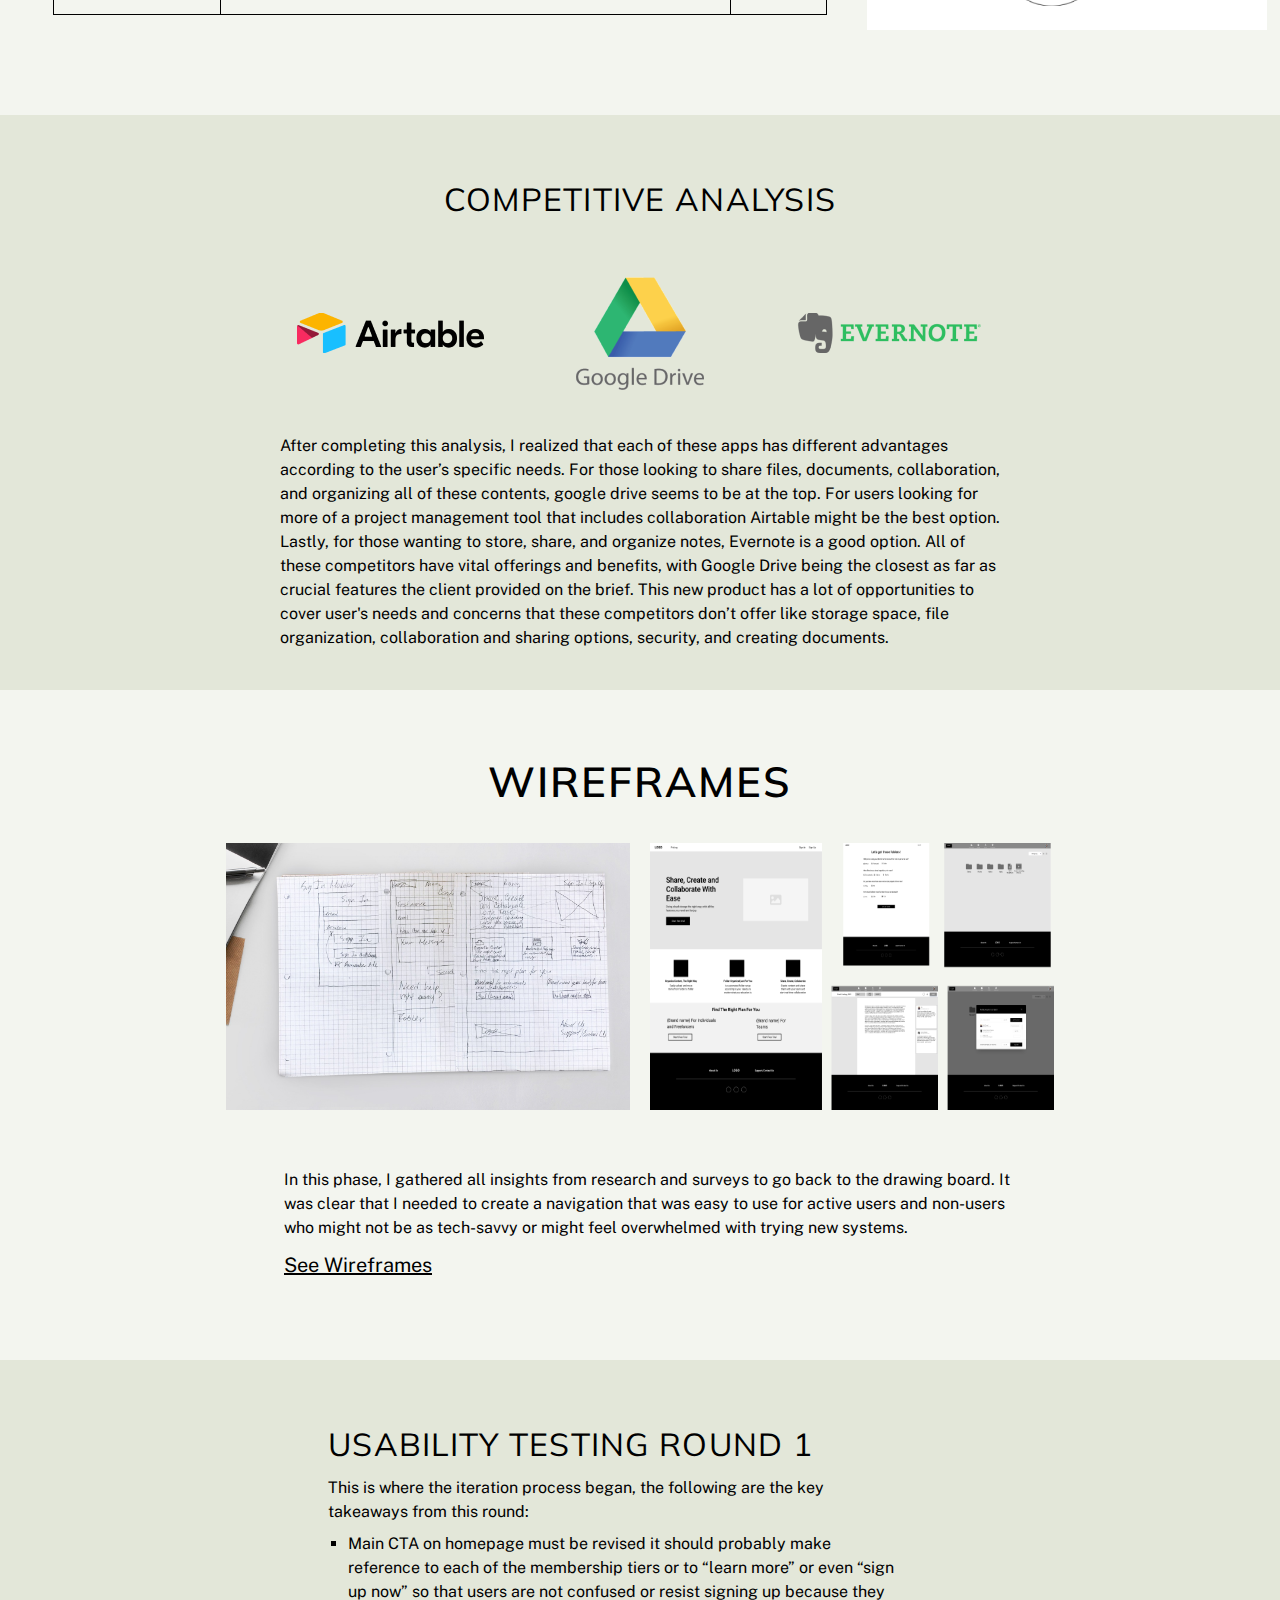
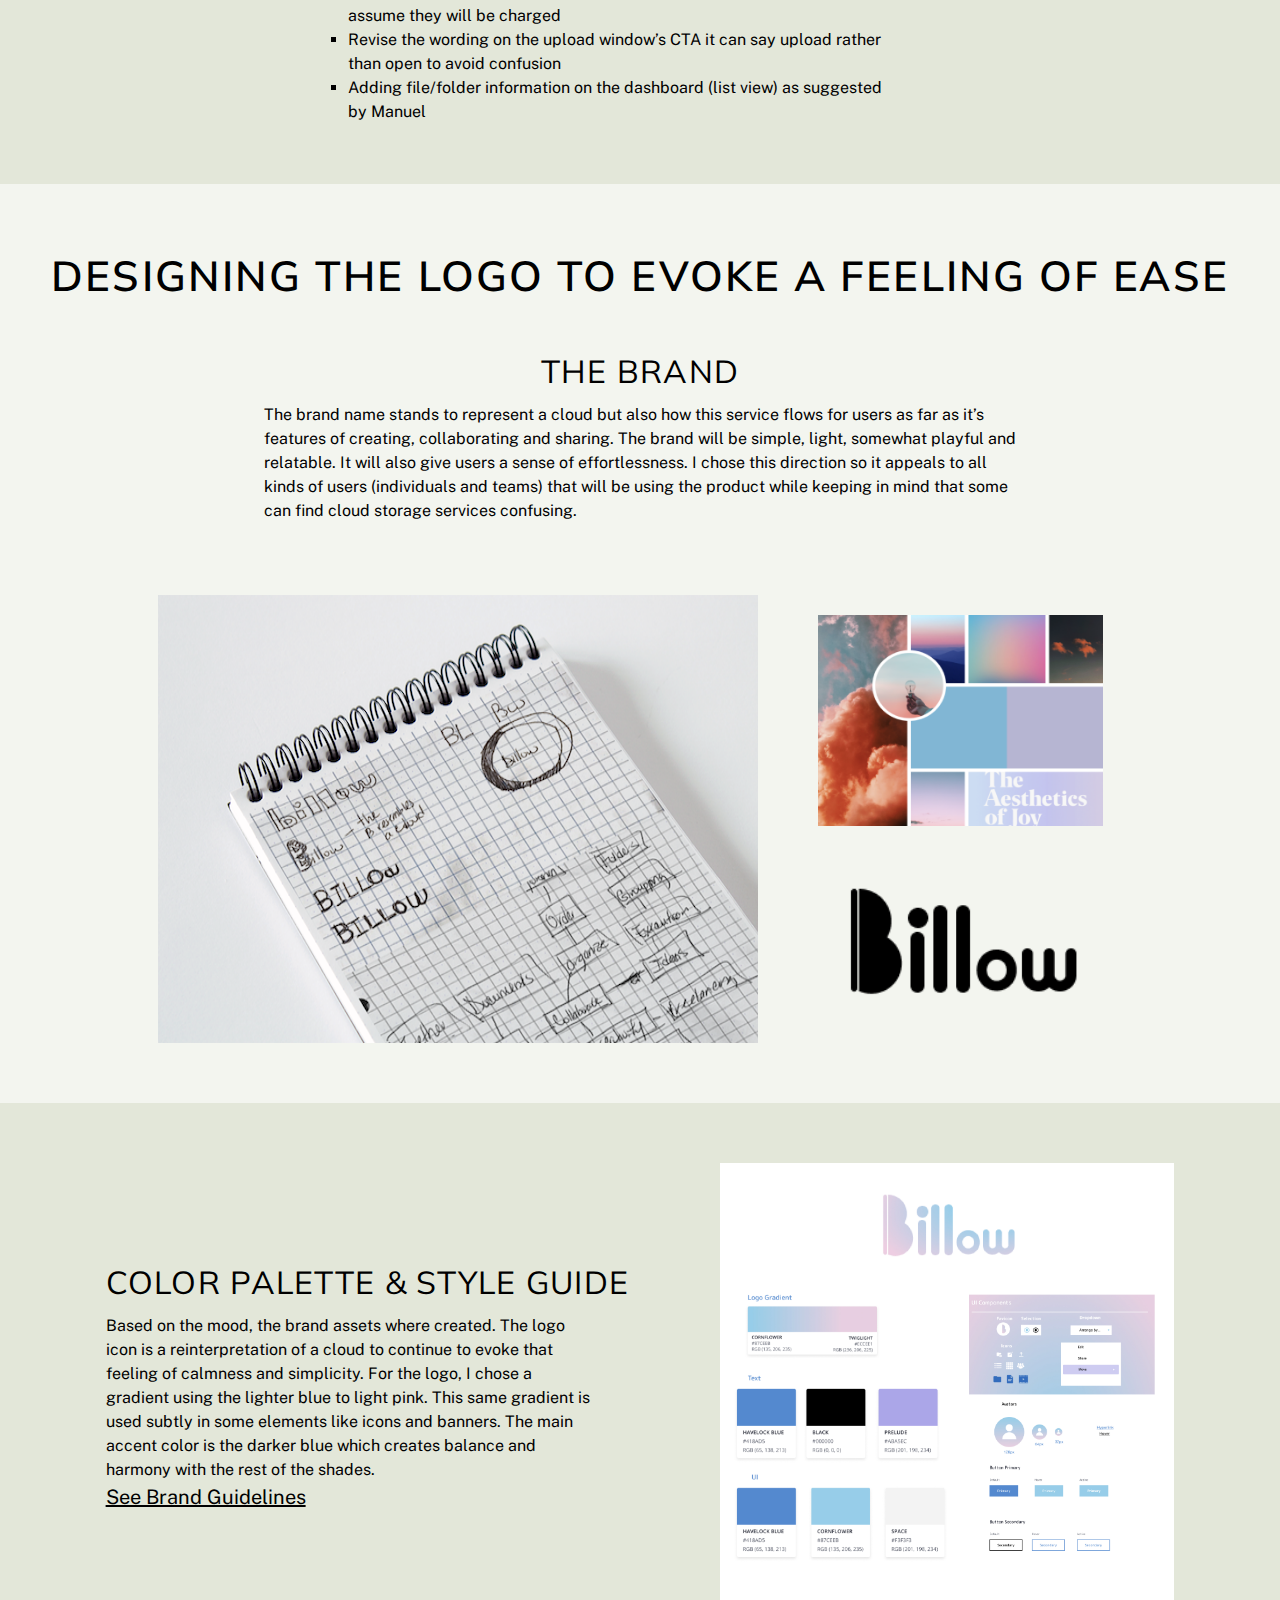
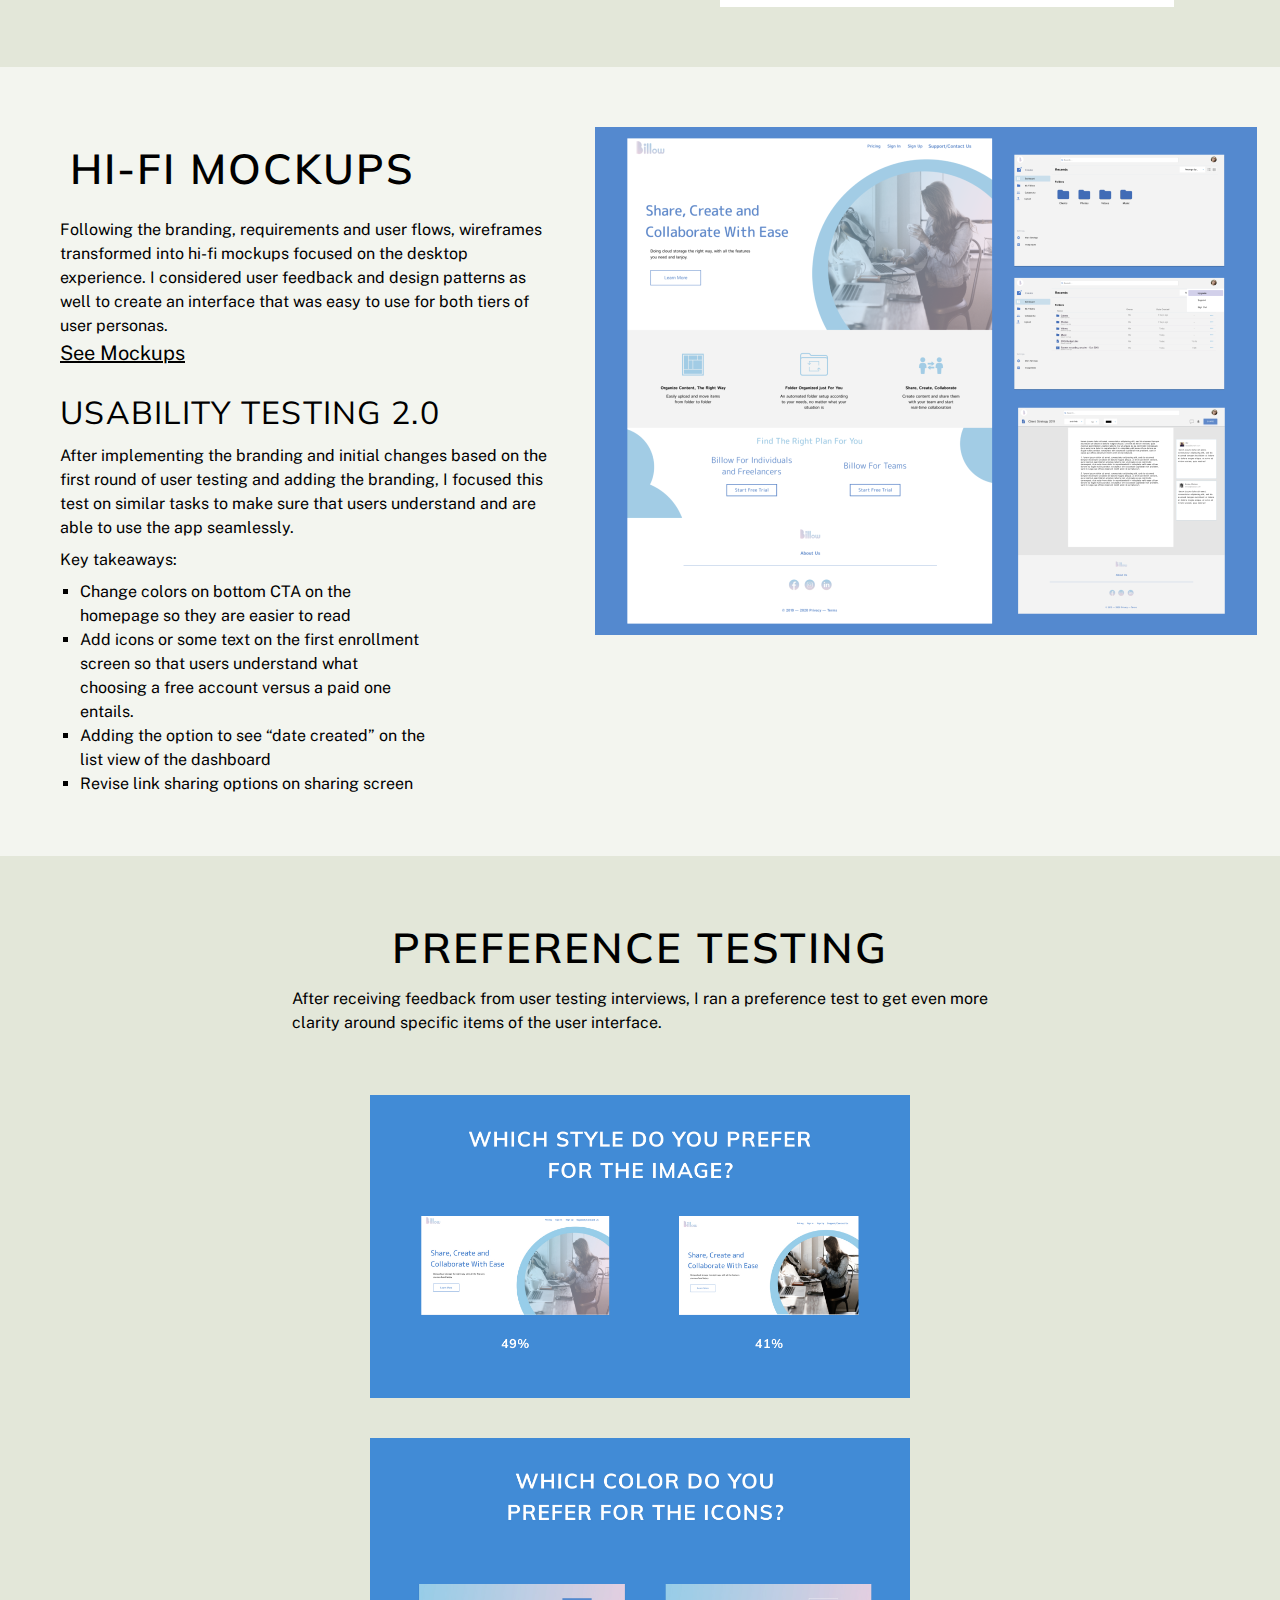
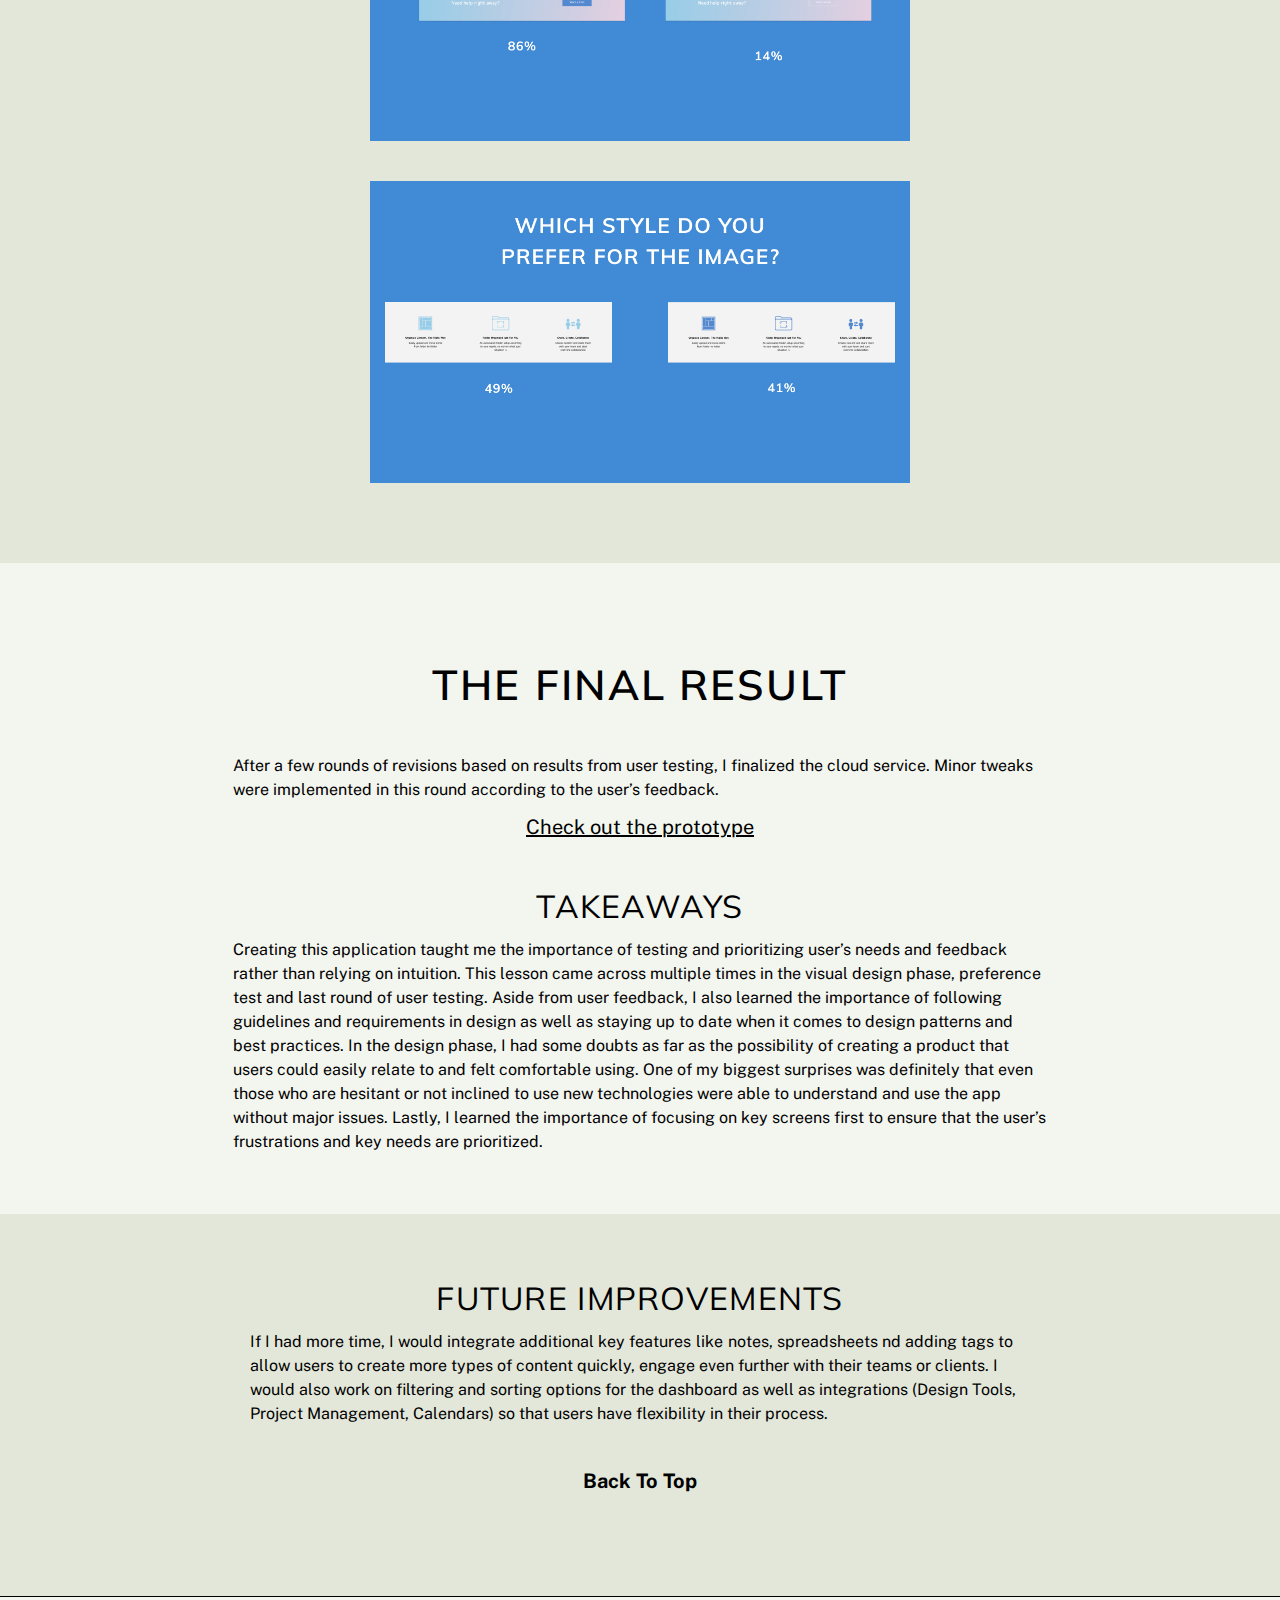
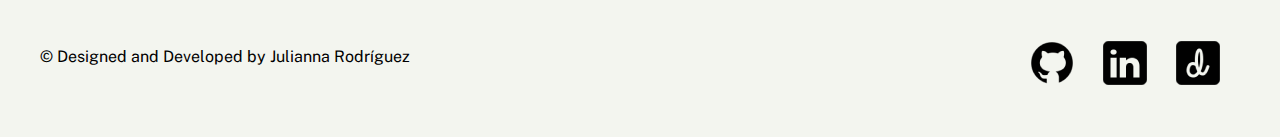
<file: Billow.html>
<!DOCTYPE html>
<html lang="en" dir="ltr">
  <head>
    <!-- Global site tag (gtag.js) - Google Analytics -->
<script async src="https://www.googletagmanager.com/gtag/js?id=UA-167917195-1"></script>
<script>
  window.dataLayer = window.dataLayer || [];
  function gtag(){dataLayer.push(arguments);}
  gtag('js', new Date());

  gtag('config', 'UA-167917195-1');
</script>
    <meta charset="utf-8">
    <meta name="viewport" content="width=device-width, initial-scale=1.0">
    <title>Billow</title>
    <link rel="stylesheet" href="css/reset.css">
    <link rel="stylesheet" href="css/style.css">
    <link href="https://fonts.googleapis.com/css?family=Muli:200,300,400,600,700&display=swap" rel="stylesheet">
    <link href="https://fonts.googleapis.com/css?family=Public+Sans:200,300,400,500,600,700,800,900&display=swap" rel="stylesheet">
    <link rel="icon" href="images/jrfavicon.png" sizes="50x50" type="image/png">
  </head>

  <script src="js/mobilenav.js"></script>

  <body>
    <a name="top"></a>
    <div class= "container">
    <section class="main-menu">
      <a class="logo-icon" href="index.html"><img class="logo" src="images/jrlogo.png" alt="Julianna Rodríguez Logo" ></a>
      <nav class="topnav">
      <a href="index.html#projects">Work</a>
      <a href="About.html">About</a>
      <a href="Contact.html">Contact</a>
      </nav>
    </section>

    <!-- Load an icon library to show a hamburger menu (bars) on small screens
    <link rel="stylesheet" href="https://cdnjs.cloudflare.com/ajax/libs/font-awesome/4.7.0/css/font-awesome.min.css">
    <div class="mobilenav" id="mymobilenav">
      <a href="index.html">Work</a>
      <a href="About.html">About</a>
      <a href="Contact.html">Contact</a>
    </div>
    <!-- "Hamburger menu" / "Bar icon" to toggle the navigation links -->
      <!-- <a href="javascript:void(0);" class="icon" onclick="myFunction()">
      <i class="fa fa-bars"></i>
    </a>
  </div>
 -->

 <!-- The overlay -->
 <div id="myNav" class="overlay">

   <!-- Button to close the overlay navigation -->
   <a href="javascript:void(0)" class="closebtn" onclick="closeNav()">&times;</a>

   <!-- Overlay content -->
   <div class="overlay-content">
     <a href="index.html#projects">Work</a>
     <a class="active" href="About.html">About</a>
     <a href="Contact.html">Contact</a>
   </div>

 </div>

 <span class="mobilenavs" style="font-size:30px;cursor:pointer" onclick="openNav()">&#9776;</span>


    <section class="billow-banner">
      <img class="mockup" src="images/billow-main.png" alt="Billow Mockup" >
      <div class="b-container">
        <h1> Billow </h1>
        <p>
        <b>Role</b> Ux, Designer, Visual Designer, UX Research </p>
        <p><b>Tools</b> Figma, Invision, UsabilityHub</p>
        <p><b>Deliverables</b> User Surveys, Personas, Competitive Analysis,
        User Stories & Flows, Paper Prototype, Wireframes, User Testing, Visual
        Design </p>
        <br>
        <a href="https://invis.io/V5V9M8AMKZ9">View Prototype</a>
      </div>
    </section>

<!--<section class="prob-mock" >
  <img class="mockup" src="images/billow-mockup.png" alt="Billow Mockup 2" ></a>
</section> -->
    <section class="problems1">

      <div class="p1s-container">
      <h2>Problem</h2>
      <p>Current cloud storage services don’t offer a seamless or intuitive user
      experience. Non-tech users are not considered, which results in hesitation
      in using cloud storage services. Cloud storage solutions fail to reach
      their full potential by not looking deeper into their capabilities and
      exploring features like collaboration, link storage, organization, and
      customization that optimize the collaborative process.
      </div>
    <div class="ps2-container">
        <h2>Solution</h2>
        <p>Billow is a cloud storage service that offers users the ability to
        customize content organization by providing an initial folder setup
        based on their needs as individuals, freelancers, or business teams. Users
        are also able to create content like documents, sheets and notes, organize
        content, uploading files as well as sharing and collaborating in real-time. These
        solutions reduce the drag for users of having to figure out how to organize
        their files and content as well as reducing the amount of external communication
         with real-time collaboration tools.</p>
    </div>
    </section>

    <!-- <section class="problem-banner">
      <div class="p1-container">
      <h2>Problem</h2>
      </div>
    <div class="p2-container">
      <p>Current cloud storage services don’t offer a seamless or intuitive user
      experience. Non-tech users are not considered, which results in hesitation
      in using cloud storage services. Cloud storage solutions fail to reach
      their full potential by not looking deeper into their capabilities and
      exploring features like collaboration, link storage, organization, and
      customization that optimize the collaborative process.
    </div>
    </section>

    <section class="solution">
      <h2>Solution</h2>
      <img class="mockup" src="images/billow-mockup.png" alt="Billow Mockup 2" ></a>
      <div class= "solution-p">
      <p>Billow is a cloud storage service that offers users the ability to
      customize content organization by providing an initial folder setup
      based on their needs as individuals, freelancers, or business teams. Users
      are also able to create content like documents, sheets and notes, organize
      content, uploading files as well as sharing and collaborating in real-time. These
      solutions reduce the drag for users of having to figure out how to organize
      their files and content as well as reducing the amount of external communication
       with real-time collaboration tools.</p>
     </div>
    </section> -->


    <section class="user-research">
      <div class="ur1">
        <h2>Research</h2>
        <h3>User Survey</h3>
        <p>The solutions I came up with are based on the insights gathered on the
        user surveys where I learned if participants use or don’t use cloud storage,
        why to use it, what their frustrations, which features they prioritize
        are and what would motivate them to use it.
        The survey was completed by 19 participants.</p>
        <p><a href="#">View results</a></p>
      </div>
      <div class="insights1">

      <div class="ic1">

        <div class="i1">
    <img src="images/i1.png" alt="Insights 1">

          </div>
   <div class="i2">
       <img src="images/i2.png" alt="Insights 2">
  </div>
  <div class="i3">
      <img src="images/i3.png" alt="Insights 3">
  </div>
</div>

    </section>

    <section class="user-personas">
      <h2>User Personas</h2>
      <p>Based on the user surveys, I was able to identify two types of users;
      the non-user who’s hesitant about using cloud storage because it seems
      overwhelming and the active user who is interested in trying out a new
      service that meets her needs.
    </section>

    <section class="up-2">
      <div class="mariap-container">
        <!--   <img class="mariap-test"src="images/mariapdoc.jpg" alt="Maria User Persona"> -->
      <img class="user-persona" src="images/mariap.svg" alt="Maria User Persona" >
      <p><b>Maria P.</b>
      <p>Ux Designer</p>
      <p><b>Age</b> 27/<b>Location</b> Seattle, WA</p>
      <p>María is a UX designer based in Seattle,
      Washington. She splits her time between working
      at a design studio full time and developing her
      personal project which is related to altering
      clothing and sustainability.As a UX enthusiast,
      she is always open to trying out new products
      especially if they will meet her needs.</p>
    </div>
      <div class="luisr">
      <img class="user-persona" src="images/luisr.svg" alt="Luis User Persona" ></a>
      <p><b>Luis R.</b></p>
      <p>Ux Designer </p>
      <p><b>Age</b> 31/<b>Location</b> Brooklyn, NY</p>
      <p>Luis has been a copywriter for 6+ years and is
      currently based in New York. Outside of work,
      he’s a music enthusiasts and enjoys going to
      concerts frequently. Luis is a creature of habits
      and can be a bit hesitant to using new services
      like cloud storage but he is open to trying a
      service out if it’s user friendly and easy to
    navigate.
  </p>
</div>
  </section>


    <section class="ia">
      <h2>Information Architecture</h2>
      <h3>User Flows & User Stories </h3>
    <p> For the user stories, I focused on what survey participants and personas
      prioritized. I compiled a list of high and medium priorities to reach
      the minimum viable product. Based on the user stories, I created user
      flows to show how users will complete these tasks. </p>
    </section>
    <section class="table">
          <table>
          <tr>
          <th>User Type</th>
          <th>Action</th>
          <th>Priority</th>
          </tr>
          <tr>
          <td >As a new user</td>
          <td>Choose initial folder organization</td>
          <td>High</td>
          </tr>
          <tr>
          <td>As a new user</td>
          <td>Choose membership type</td>
          <td>High</td>
          </tr>
          <tr>
          <td>All users</td>
          <td>Upload content (images,pdfs, documents)</td>
          <td>High</td>
          </tr>
          <tr>
          <td>All users</td>
          <td>Share files with others</td>
          <td>High</td>
          </tr>
          <tr>
          <td>All users</td>
          <td>Collaborate with others in real time on documents, spreadsheets and notes</td>
          <td>High</td>
          </tr>
          <tr>
          <td>All users</td>
          <td>Share folders with others</td>
          <td>High</td>
          </tr>
          <tr>
          <td>All users</td>
          <td>Create documents</td>
          <td>Medium</td>
          </tr>
          <tr>
          <td>As a new user</td>
          <td>Sign up</td>
          <td>Low</td>
          </tr>
          <tr>
          <td>As a returning user</td>
          <td>Sign in</td>
          <td>Low</td>
          </tr>
        </table>
        <div class="user-flow">
        <img class="user-flows" src="images/user-flows.png" alt="Billow User Flows" ></a>
        </div>

        </section>


    <section class="ca-section">
      <h3>Competitive Analysis</h3>
      <div class="competitors">
        <div class="airtable">
          <img class="competitor" src="images/airtable.png" alt="Airtable Logo" >
        </div>
      <div class="drive">
      <img class="competitor" src="images/googledrive.png" alt="Google Drive Logo" >
      </div>
      <div class="evernote">
        <img class="competitor" src="images/evernote.png" alt="Evernote" >
      </div>
    </div>
      <p>After completing this analysis, I realized that each of these apps has different advantages according
        to the user’s specific needs. For those looking to share files, documents, collaboration, and organizing
        all of these contents, google drive seems to be at the top. For users looking for more of a project management
        tool that includes collaboration Airtable might be the best option. Lastly, for those wanting to store, share,
        and organize notes, Evernote is a good option. All of these competitors have vital offerings and benefits, with
        Google Drive being the closest as far as crucial features the client provided on the brief. This new product has
        a lot of opportunities to cover user's needs and concerns that these competitors don’t offer like storage space,
        file organization, collaboration and sharing options, security, and creating documents.
      </p>
    </section>



  <section class="wireframes">
    <h2>Wireframes</h2>
    <div class="wf-container">
    <img class="wireframes" src="images/wireframesketches.jpeg" alt="Billow Wireframe Sketches" >
    <img class="wireframes" src="images/wireframes-lowfi.png" alt="Billow Low Fi Wireframes" >
  </div>
  <div class="wf-2">
    <p>
    In this phase, I gathered all insights from research and surveys to go back to the drawing board. It
    was clear that I needed to create a navigation that was easy to use for active users and non-users
    who might not be as tech-savvy or might feel overwhelmed with trying new systems.</p>
<a href="https://www.figma.com/proto/85UE5MVqKcip1PvJ23IcLP/Cloud-Storage-Wireframes?node-id=71245%3A1&viewport=456%2C53%2C0.04617941752076149&scaling=scale-down">See Wireframes</a>
</div>

</section>


  <section class="ut-1">
  <h3>Usability Testing Round 1</h3>
  <p>This is where the iteration process began, the following are the key takeaways from this round:</p>
  <ul>
    <li>Main CTA on homepage must be revised it should probably make reference to each of the
    membership tiers or to “learn more” or even “sign up now” so that users are not confused
     or resist signing up because they assume they will be charged</li>
     <li>Revise the wording on the upload window’s CTA it can say upload rather than open to avoid
       confusion</li>
       <li>Adding file/folder information on the dashboard (list view) as suggested by Manuel</li>
  </ul>

  </section>

<section class="brand-1">
  <h2>Designing the logo to evoke a feeling of Ease </h2>
  <h3>The brand</h3>
  <p>The brand name stands to represent a cloud but also how this service flows for users as far as it’s features of
   creating, collaborating and sharing. The brand will be simple, light, somewhat playful and relatable. It will
   also give users a  sense of effortlessness. I chose this direction so it appeals to all kinds of users (individuals
   and teams) that will be using the product while keeping in mind that some can find cloud storage services confusing.
</p>
</section>
<section class="brand-2">
  <img class="logo-sketches" src="images/logosketchesv2.png" alt="Billow Logo Sketches">
  <div class="bp-right">
  <img class="moodboard" src="images/billow-moodboard.png" alt="Billow Brand Moodboard">
  <img src="images/billowbw.png" alt="Billow Black And White Logo">
</section>

<section class="palette">
  <div class="bb-1">
    <h3>Color Palette & Style Guide</h3>
    <p>Based on the mood, the brand assets where created. The logo
     icon is a reinterpretation of a cloud to continue to evoke that
     feeling of calmness and simplicity. For the logo, I chose a gradient
     using the lighter blue to light pink. This same gradient is used subtly
     in some elements like icons and banners. The main accent color is the
     darker blue which creates balance and harmony with the rest of the shades.</p>
    <a href="https://www.figma.com/proto/spSSkRZ4R5TJz9i1SCzw2W/Billow-Style-Guide?node-id=0%3A2&viewport=166%2C171%2C0.16887666285037994&scaling=min-zoom">See Brand Guidelines</a>
  </div>
<div class="billow-brand">
    <img src="images/billow-brand.jpg" alt="Billow Brand">
</div>
</section>

<section class="hf-mock">
  <div class="hf-mock1">
  <h2>Hi-Fi MockuPS</h2>
  <p>Following the branding, requirements and user flows,
   wireframes transformed into hi-fi mockups focused on the
   desktop experience. I considered user feedback and design
   patterns as well to create an interface that was easy to use for
   both tiers of user personas.
</p>
  <a href="#">See Mockups</a>
  <h3>Usability testing 2.0</h3>
  <p>After implementing the branding and initial changes based on the
   first round of user testing and adding the branding, I focused this
   test on similar tasks to make sure that users understand and are
   able to use the app seamlessly.</p>
  <p>Key takeaways:</p>
  <ul>
    <li>Change colors on bottom CTA on the homepage so they are easier
     to read</li>
   <li>Add icons or some text on the first enrollment screen so that users
   understand what choosing a free account versus a paid one entails.</li>
   <li>Adding the option to see “date created” on the list view of the
   dashboard</li>
   <li>Revise link sharing options on sharing screen</li>
 </ul>

</div>
  <div class="hf-mock2">
  <img src="images/hifimockups.png" alt="Billow Hi Fi Mockups">
</div>
</section>
<section class="pref-test">
  <h2>Preference testing</h2>
  <p>After receiving feedback from user testing interviews, I ran a preference test to get
  even more clarity around specific items of the user interface.</p>
  <div class="pref-test2">
    <img src="images/usertest1.jpg" alt="Billow User Test 1">
    <img src="images/usertest2.jpg" alt="Billow User Test 2">
    <img src="images/usertest3.jpg" alt="Billow User Test 3">
  </div>
</section>

<section class="result">
  <h2>The final result</h2>
  <p>After a few rounds of revisions based on results from user testing, I finalized the cloud service.
  Minor tweaks were implemented in this round according to the user’s feedback.
</p>
<a href="https://invis.io/V5V9M8AMKZ9">Check out the prototype</a>
<br>
  <h3>Takeaways</h3>
  <p>Creating this application taught me the importance of testing and prioritizing user’s needs and feedback
   rather than relying on intuition. This lesson came across multiple times in the visual design phase,
  preference test and last round of user testing. Aside from user feedback, I also learned the importance
  of following guidelines and requirements in design as well as staying up to date when it comes to design
  patterns and best practices. In the design phase, I had some doubts as far as the possibility of creating
  a product that users could easily relate to and felt comfortable using. One of my biggest surprises was
  definitely that even those who are hesitant or not inclined to use new technologies were able to
  understand and use the app without major issues. Lastly, I learned the importance of focusing on key
  screens first to ensure that the user’s frustrations and key needs are prioritized.
</p>
</section>

<section class="b-improv">
  <h3>Future Improvements</h3>
  <p>
If I had more time, I would integrate additional key features  like  notes, spreadsheets
nd adding tags to allow users to create more types of content quickly, engage even further
with their teams or clients. I would also work on filtering and sorting options for the dashboard
as well as integrations (Design Tools, Project Management, Calendars) so that users have flexibility in their process.
</p>
<a class="top2" href="#top">Back To Top</a>
</section>


<footer>
  <section class="f-left">
    <!-- Copyright -->
  <p class="copyright">&copy; Designed and Developed by Julianna Rodríguez</p>
  <div class="footer-right">
    <a href="https://github.com/julsrodd"><img src="images/github-icon.png" alt="github"></a>
    <a href="https://www.linkedin.com/in/juliannarodriguezdolsen/"><img src="images/linkedin-icon.png" alt="linkedin"></a>
    <a href="https://dribbble.com/julsrod"><img src="images/dribbble-icon.png" alt="dribbble"></a>
  </div>
  </section>
</footer>
</div>
  </body>
</html>
</file>
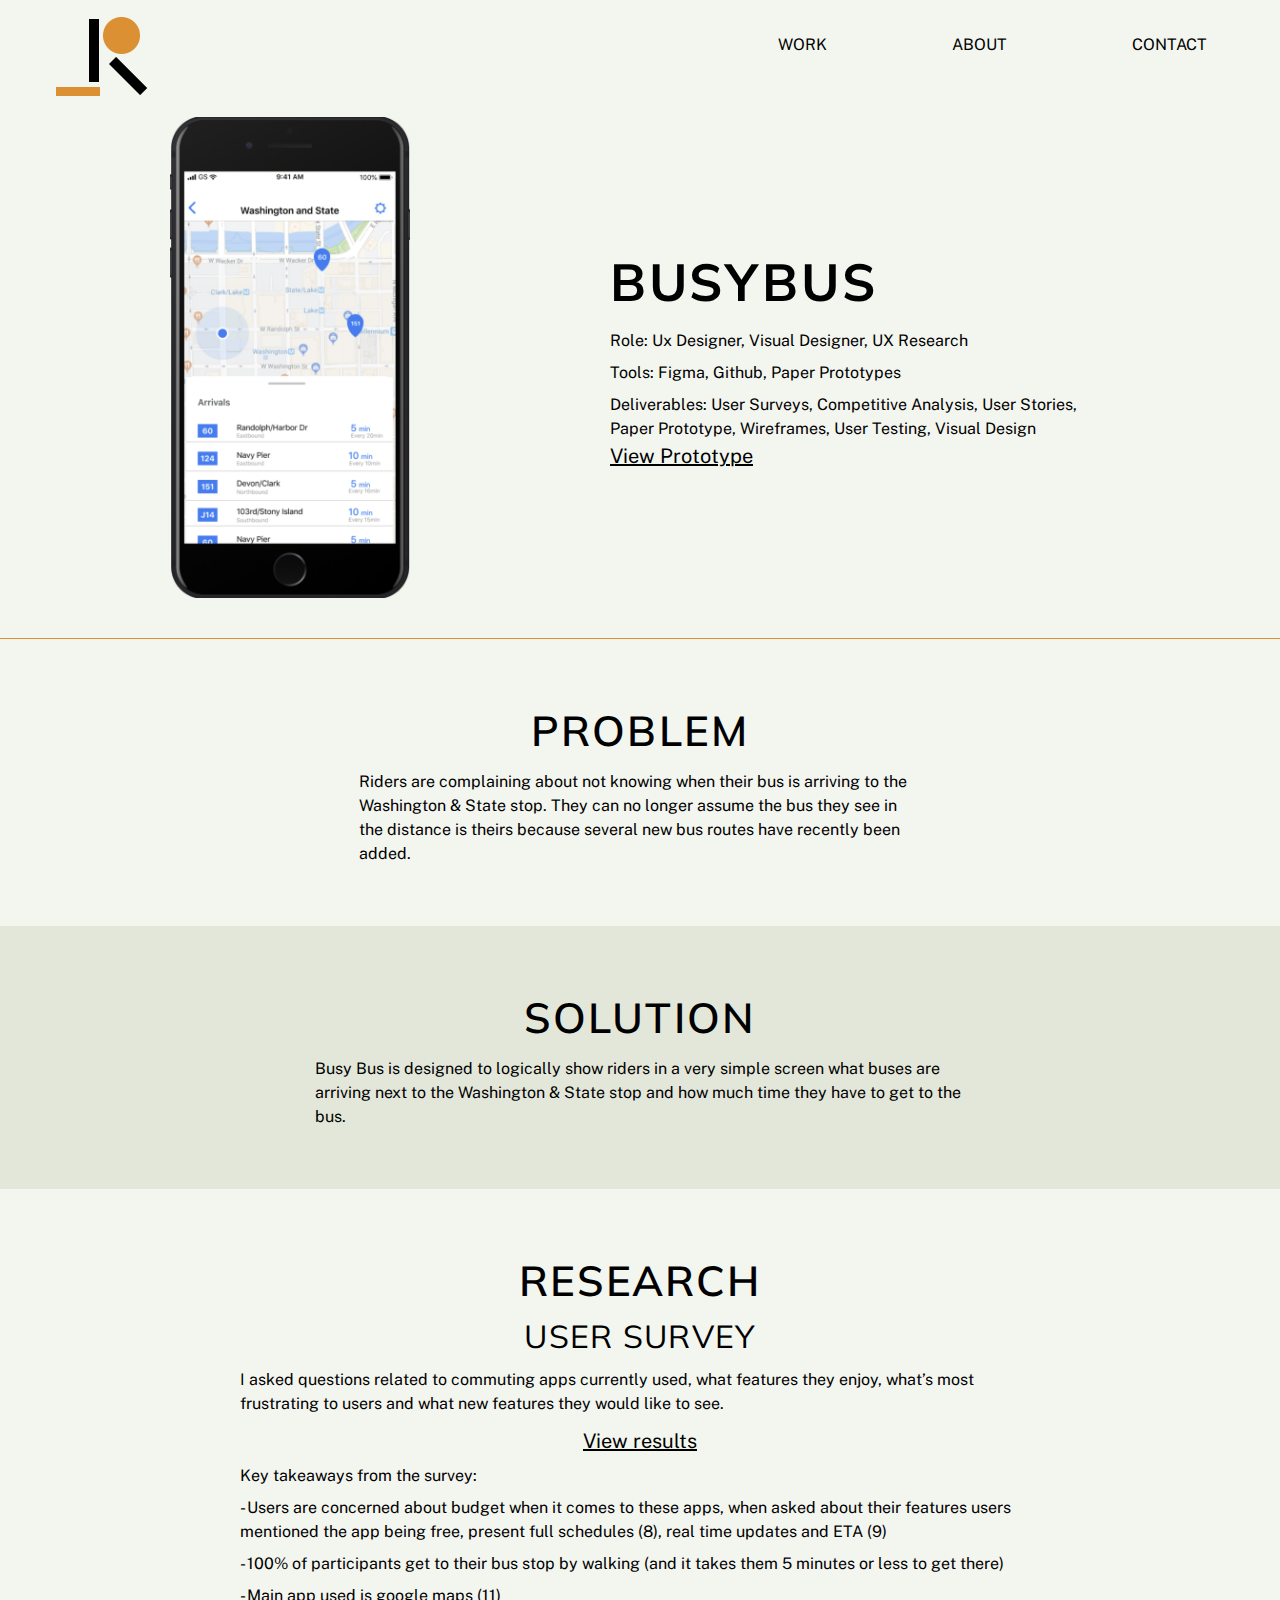
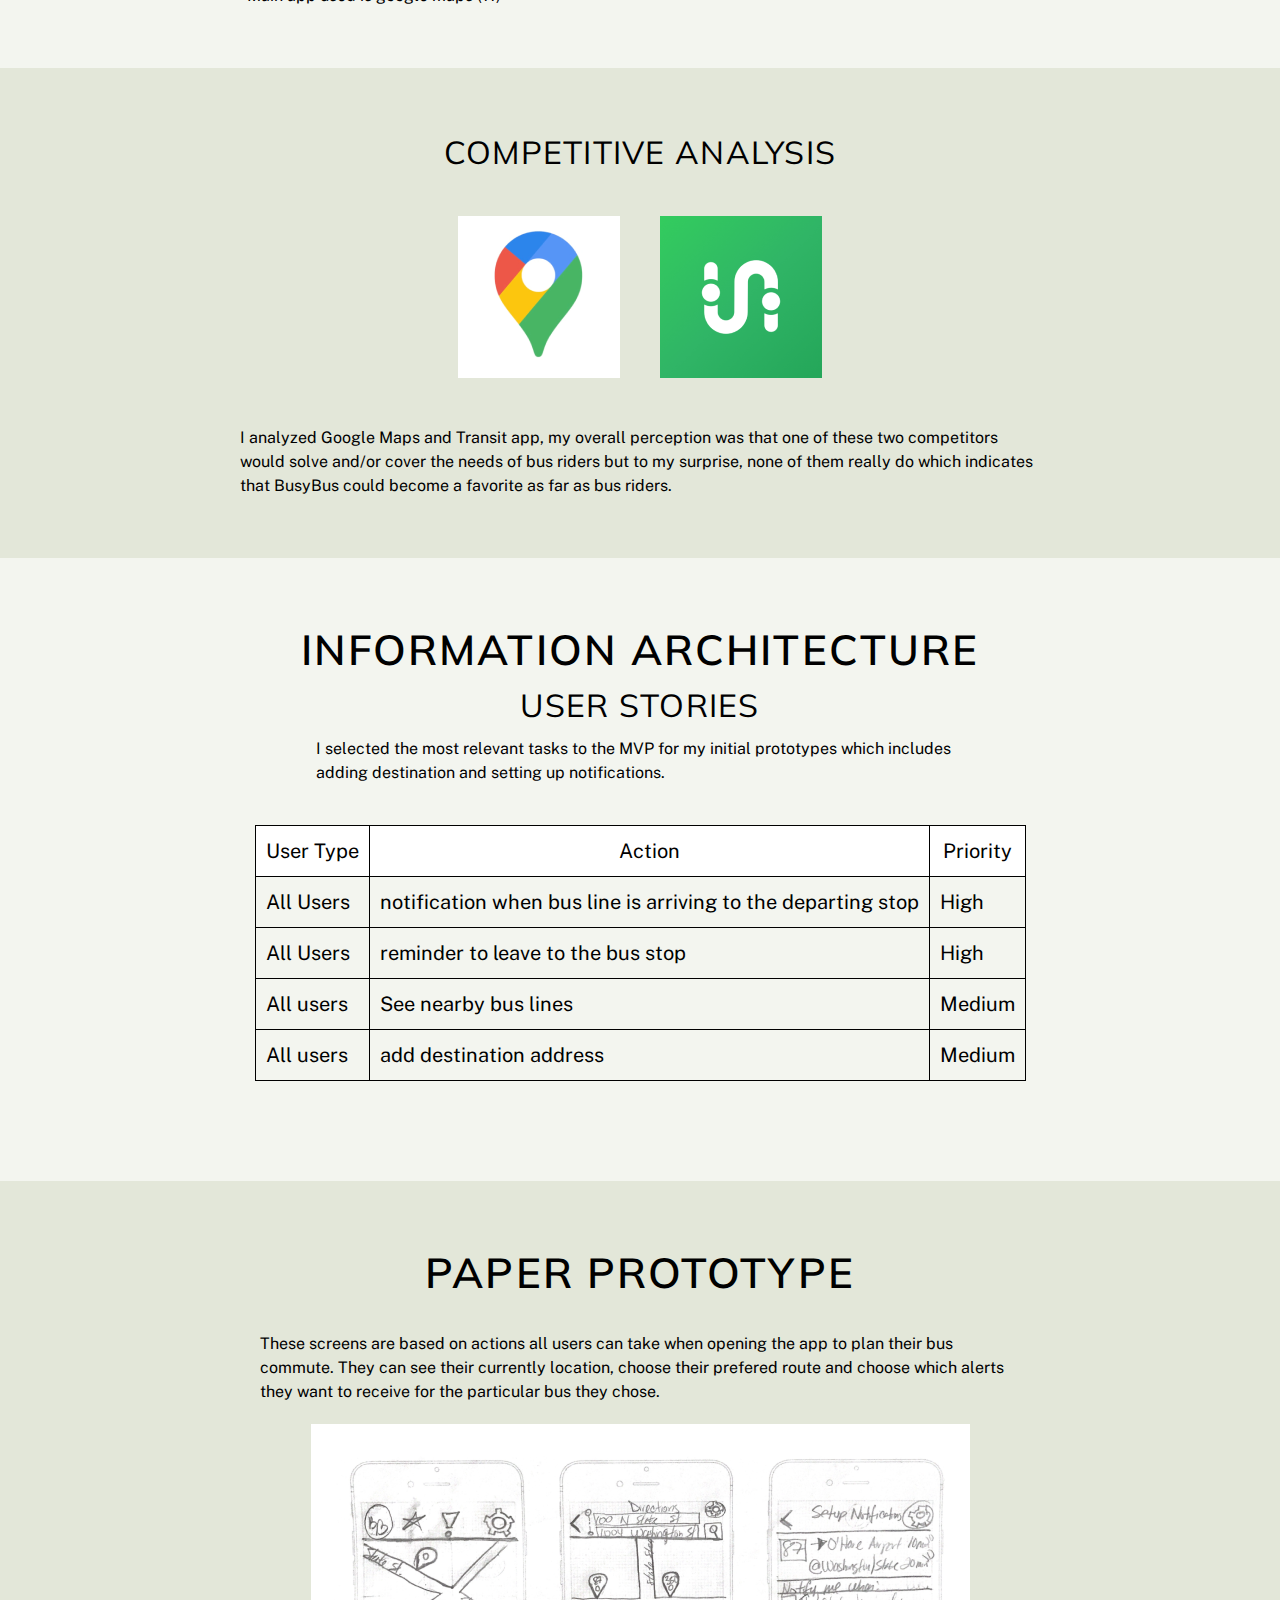
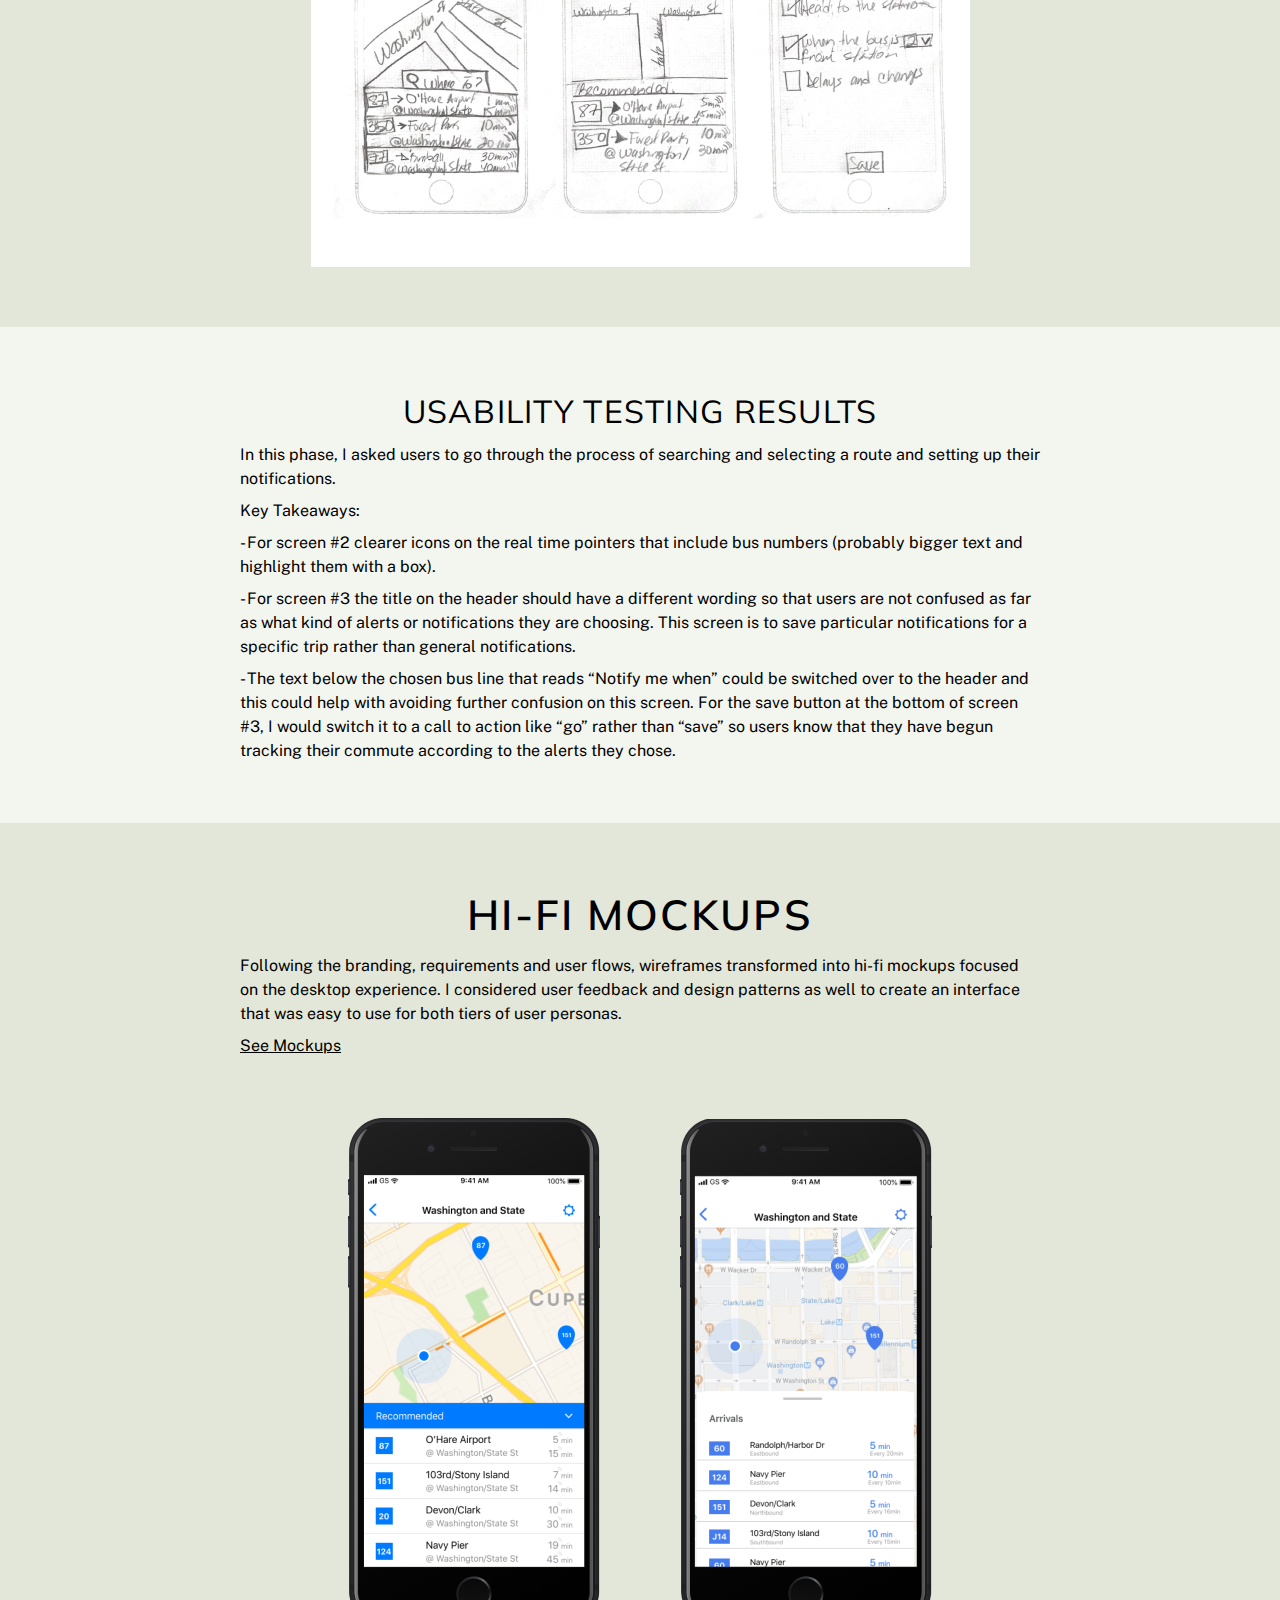
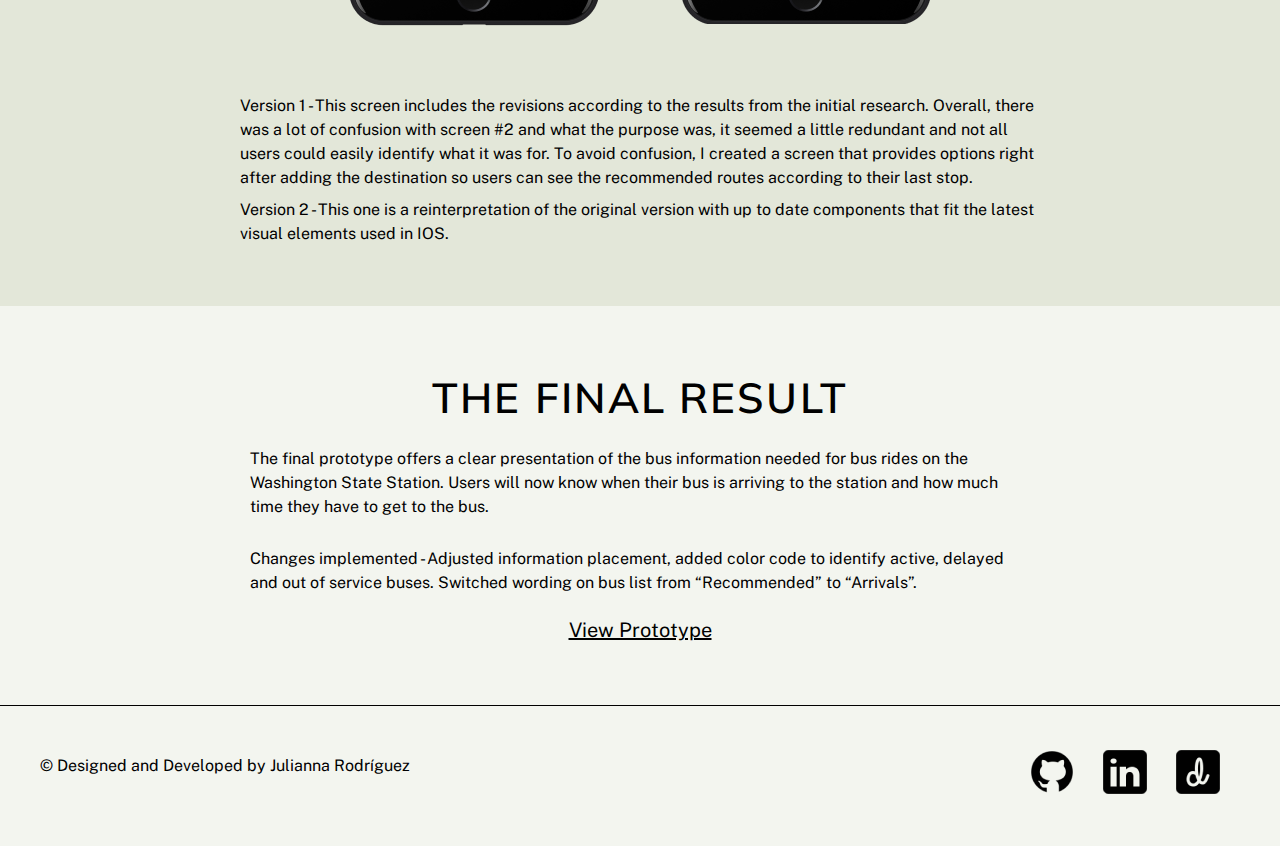
<file: BusyBus.html>
<!DOCTYPE html>
<html lang="en" dir="ltr">
  <head>
    <!-- Global site tag (gtag.js) - Google Analytics -->
<script async src="https://www.googletagmanager.com/gtag/js?id=UA-167917195-1"></script>
<script>
  window.dataLayer = window.dataLayer || [];
  function gtag(){dataLayer.push(arguments);}
  gtag('js', new Date());

  gtag('config', 'UA-167917195-1');
</script>
    <meta charset="utf-8">
    <meta name="viewport" content="width=device-width, initial-scale=1.0">
    <title>BusyBus</title>
    <link rel="stylesheet" href="css/reset.css">
    <link rel="stylesheet" href="css/style.css">
    <link href="https://fonts.googleapis.com/css?family=Muli:200,300,400,600,700&display=swap" rel="stylesheet">
    <link href="https://fonts.googleapis.com/css?family=Public+Sans:200,300,400,500,600,700,800,900&display=swap" rel="stylesheet">
    <link rel="icon" href="images/jrfavicon.png" sizes="50x50" type="image/png">
  </head>
<script src="js/mobilenav.js"></script>

  <body>
    <div class= "container">
    <section>
      <a class="logo-icon" href="index.html"><img class="logo" src="images/jrlogo.png" alt="Julianna Rodríguez Logo" ></a>
      <nav class="topnav">
      <a href="index.html#projects">Work</a>
      <a  class="active" href="About.html">About</a>
      <a href="Contact.html">Contact</a>
      </nav>
    </section>

    <!-- Load an icon library to show a hamburger menu (bars) on small screens
    <link rel="stylesheet" href="https://cdnjs.cloudflare.com/ajax/libs/font-awesome/4.7.0/css/font-awesome.min.css">
    <div class="mobilenav" id="mymobilenav">
      <a href="index.html">Work</a>
      <a href="About.html">About</a>
      <a href="Contact.html">Contact</a>
    </div>
    <!-- "Hamburger menu" / "Bar icon" to toggle the navigation links -->
  <!--   <a href="javascript:void(0);" class="icon" onclick="myFunction()">
      <i class="fa fa-bars"></i>
    </a> -->

    <!-- The overlay -->
    <div id="myNav" class="overlay">

      <!-- Button to close the overlay navigation -->
      <a href="javascript:void(0)" class="closebtn" onclick="closeNav()">&times;</a>

      <!-- Overlay content -->
      <div class="overlay-content">
        <a href="index.html#projects">Work</a>
        <a class="active" href="About.html">About</a>
        <a href="Contact.html">Contact</a>
      </div>

    </div>

    <span class="mobilenavs" style="font-size:30px;cursor:pointer" onclick="openNav()">&#9776;</span>

    <section class="bb-main">
      <img src="images/busybus-final.png" alt="BusyBus Final">
      <div class="bb-intro">
        <h1>BUSYBUS</h1>
        <p>Role: Ux Designer, Visual Designer, UX Research</p>
        <p>Tools: Figma, Github, Paper Prototypes</p>
        <p>Deliverables: User Surveys, Competitive Analysis, User Stories, Paper Prototype, Wireframes, User Testing, Visual Design</p>
        <a href="#">View Prototype</a>
      </div>
    </section>


    <section class="bb-problem">
      <h2>PROBLEM</h2>
      <p>Riders are complaining about not knowing when their bus is arriving to the Washington & State stop. They can no longer assume the bus they see in the distance is theirs because several new bus routes have recently been added.</p>
    </section>

    <section class="bb-solution">
      <h2>SOLUTION</h2>
      <p>Busy Bus is designed to logically show riders in a very simple screen what buses are arriving next to the Washington & State stop and how much time they have to get to the bus.
</p>
    </section>

    <section class="bb-research">
      <h2>RESEARCH</h2>
      <h3>USER SURVEY</h3>
      <p> I asked questions related to commuting apps currently used, what features they enjoy, what’s most frustrating to users and what new features they would like to see. </p>
<a href="#">View results</a>
<p>Key takeaways from the survey:</p>
<p>- Users are concerned about budget when it comes to these apps, when asked about their features users mentioned the app being free, present full schedules (8), real time updates and ETA (9)</p>
<p>- 100% of participants get to their bus stop by walking (and it takes them 5 minutes or less to get there) </p>
<p>- Main app used is google maps (11)</p>
    </section>

    <section class="bb-comp">
      <h3>COMPETITIVE ANALYSIS</h3>
      <div class="bbcomp-img">
      <img src="images/googlemaps.png" alt="Google Maps Logo">
      <img src="images/transit-app.png" alt="Transit App Logo">
    </div>
       <p> I analyzed Google Maps and Transit app, my overall perception was that one of these two competitors
          would solve and/or cover the needs of bus riders but to my surprise, none of them really do which indicates that BusyBus
          could become a favorite as far as bus riders.</p>
    </section>

    <section class="bb-ia">
      <h2>INFORMATION ARCHITECTURE</h2>
      <h3>USER STORIES</h3>
      <p> I selected the most relevant tasks to the MVP for my initial prototypes which includes adding destination and setting up notifications.</p>
      <table>
      <tr>
      <th>User Type</th>
      <th>Action</th>
      <th>Priority</th>
      </tr>
      <tr>
      <td> All Users</td>
      <td>notification when bus line is arriving to the departing stop</td>
      <td>High</td>
      </tr>
      <tr>
      <td>All Users</td>
      <td>reminder to leave to the bus stop</td>
      <td>High</td>
      </tr>
      <tr>
      <td>All users</td>
      <td>See nearby bus lines</td>
      <td>Medium</td>
      </tr>
      <tr>
      <td>All users</td>
      <td>add destination address</td>
      <td>Medium</td>
      </tr>
    </table>
    </section>

<section class="bb-sketch">
  <h2>Paper Prototype</h2>
  <p>These screens are  based on actions all users can take when opening the app to plan their bus commute. They can see their currently location, choose their prefered route and choose which alerts they want to receive for the particular bus they chose.</p>
  <img src="/images/busybus-sketch.png" alt="BusyBus Paper Prototype">
</section>

<section class="bb-ut">
  <h3>USABILITY TESTING RESULTS</h3>
  <p>In this phase, I asked users to go through the process of searching and selecting a route and setting up their notifications.</p>
  <p>Key Takeaways:</p>
  <p>- For screen #2 clearer icons on the real time pointers that include bus numbers (probably bigger text and highlight them with a box). </p>
  <p>- For screen #3 the title on the header should have a different wording so that users are not confused as far as what kind of alerts or notifications they are choosing. This screen is to save particular notifications for a specific trip rather than general notifications. </p>
  <p>- The text below the chosen bus line that reads “Notify me when” could be switched over to the header and this could help with avoiding further confusion on this screen. For the save button at the bottom of screen #3, I would switch it to a call to action like “go” rather than “save” so users know that they have begun tracking their commute according to the alerts they chose.</p>
</section>

<section class="bb-hifi">
  <h2>Hi-Fi Mockups</h2>
  <p>Following the branding, requirements and user flows, wireframes transformed into hi-fi mockups focused on the desktop experience. I considered user feedback and design patterns as well to create an interface that was easy to use for both tiers of user personas.
  </p>
  <p><a href="#">See Mockups</a></p>

  <div class="bb-proto">
    <img src="images/busybus-v1.png" alt="BusyBus 1.0">
    <img src="images/busybus-v2.png" alt="BusyBus 2.0">
  </div>
  <p>Version 1 - This screen includes the revisions according to the results from the initial research. Overall, there was a lot of confusion with screen #2 and what the purpose was,
    it seemed a little redundant and not all users could easily identify what it was for. To avoid confusion, I created a screen that provides options right after adding the destination
     so users can see the recommended routes according to their last stop. </p>
     <p>Version 2 - This one is a reinterpretation of the original version with up to date
        components that fit the latest visual elements used in IOS.</p>
      </section>

  <section class="bb-final">
    <h2>The Final Result</h2>
    <p>The final prototype offers a clear presentation of the bus information
      needed for bus rides on the Washington State Station. Users will now
      know when their bus is arriving to the station and how much time they have to get to the bus.
</p>
<p>Changes implemented - Adjusted information placement, added color code to identify active, delayed and
   out of service buses. Switched wording on bus list from “Recommended” to “Arrivals”.
 </p>
     <a href="#">View Prototype</a>
  </section>

      <footer>
        <section class="f-left">
          <!-- Copyright -->
        <p class="copyright">&copy; Designed and Developed by Julianna Rodríguez</p>
        <div class="footer-right">
          <a href="https://github.com/julsrodd"><img src="images/github-icon.png" alt="github"></a>
          <a href="https://www.linkedin.com/in/juliannarodriguezdolsen/"><img src="images/linkedin-icon.png" alt="linkedin"></a>
          <a href="https://dribbble.com/julsrod"><img src="images/dribbble-icon.png" alt="dribbble"></a>
        </div>
        </section>
      </footer>
    </div>
  </body>
</html>
</file>
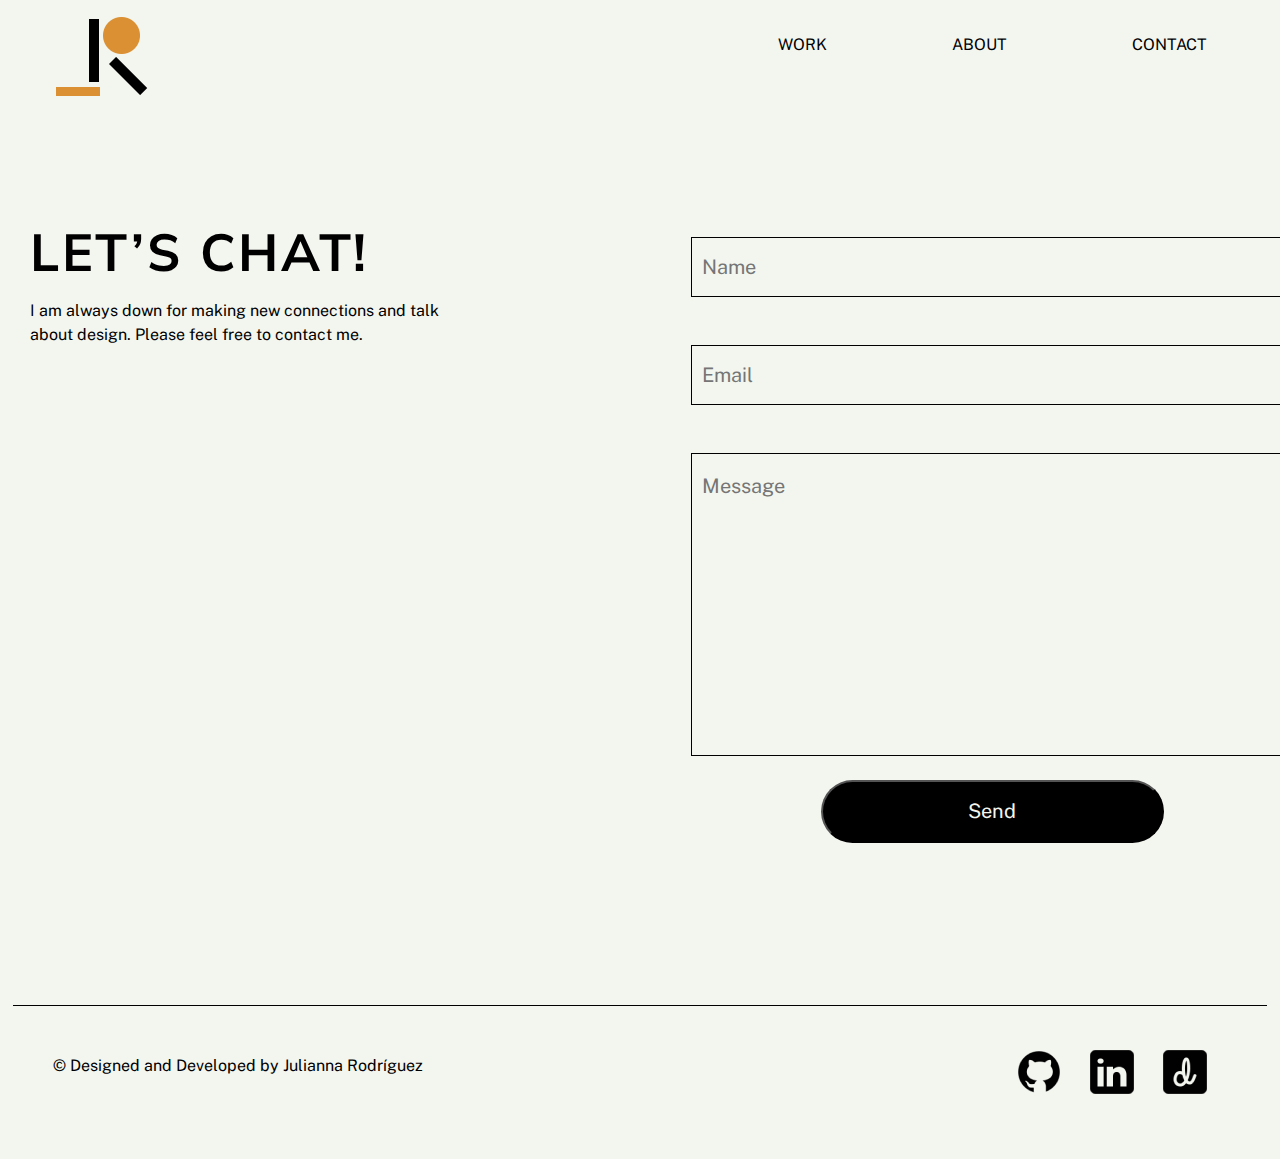
<file: Contact.html>
<!DOCTYPE html>
<html lang="en" dir="ltr">
  <head>
    <!-- Global site tag (gtag.js) - Google Analytics -->
<script async src="https://www.googletagmanager.com/gtag/js?id=UA-167917195-1"></script>
<script>
  window.dataLayer = window.dataLayer || [];
  function gtag(){dataLayer.push(arguments);}
  gtag('js', new Date());

  gtag('config', 'UA-167917195-1');
</script>
    <meta charset="utf-8">
    <meta name="viewport" content="width=device-width, initial-scale=1.0">
    <title>Contact</title>
    <link rel="stylesheet" href="css/reset.css">
    <link rel="stylesheet" href="css/style.css">
    <link href="https://fonts.googleapis.com/css?family=Muli:200,300,400,600,700&display=swap" rel="stylesheet">
    <link href="https://fonts.googleapis.com/css?family=Public+Sans:200,300,400,500,600,700,800,900&display=swap" rel="stylesheet">
    <link rel="icon" href="images/jrfavicon.png" sizes="50x50" type="image/png">
  </head>

  <script src="js/mobilenav.js"></script>

<body>
  <div class= "container">
  <section class="main-menu">
    <meta name="viewport" content="width=device-width, initial-scale=1.0">
    <a class="logo-icon" href="index.html"><img class="logo" src="images/jrlogo.png" alt="Julianna Rodríguez Logo"></a>
    <nav class="topnav">
    <a href="index.html#projects">Work</a>
    <a href="About.html">About</a>
    <a class="active" href="Contact.html">Contact</a>
    </nav>

    <!-- Load an icon library to show a hamburger menu (bars) on small screens
    <link rel="stylesheet" href="https://cdnjs.cloudflare.com/ajax/libs/font-awesome/4.7.0/css/font-awesome.min.css">
    <div class="mobilenav" id="mymobilenav">
      <a href="index.html">Work</a>
      <a href="About.html">About</a>
      <a class="active" href="Contact.html">Contact</a>
    </div>
      </section>
      <!-- "Hamburger menu" / "Bar icon" to toggle the navigation links -->
    <!--   <a href="javascript:void(0);" class="icon" onclick="myFunction()">
        <i class="fa fa-bars"></i>
      </a> -->

      <!-- The overlay -->
      <div id="myNav" class="overlay">

        <!-- Button to close the overlay navigation -->
        <a href="javascript:void(0)" class="closebtn" onclick="closeNav()">&times;</a>

        <!-- Overlay content -->
        <div class="overlay-content">
          <a class="active" href="index.html">Work</a>
          <a href="About.html">About</a>
          <a href="Contact.html">Contact</a>
        </div>

      </div>

      <span class="mobilenavs" style="font-size:30px;cursor:pointer" onclick="openNav()">&#9776;</span>


  <section class="contact-cta">
    <div class="left-cta">
    <h1>LET’S CHAT!</h1>
    <p>I am always down for making new connections and talk
      about design. Please feel free to contact me. </p>
    </div>
    <div class="c2-container">
    <form action="https://formspree.io/mdodgjzb" method="POST">
        <input placeholder= "Name" type="text" name="name">
    <input placeholder="Email" type="text" name="_replyto">
    <textarea placeholder="Message"name="message"></textarea>
<button type="submit">Send</button>
</form>
</div>
  </section>


        <footer>
          <section class="f-left">
            <!-- Copyright -->
          <p class="copyright">&copy; Designed and Developed by Julianna Rodríguez</p>
          <div class="footer-right">
            <a href="https://github.com/julsrodd"><img src="images/github-icon.png" alt="github"></a>
            <a href="https://www.linkedin.com/in/juliannarodriguezdolsen/"><img src="images/linkedin-icon.png" alt="linkedin"></a>
            <a href="https://dribbble.com/julsrod"><img src="images/dribbble-icon.png" alt="dribbble"></a>
          </div>
          </section>
        </footer>
</div>
  </body>
</html>
</file>
<file: css/style.css>
/*menu*/

.logo {
  position: absolute;
  height:83px;
  width: 95px;
}

.topnav a:hover{
  color: #DB9034;
}

a.logo-icon {
  padding-left: 40px;
}

a:hover{
  color: #DB9034;
}

.topnav {
  float: right;
  padding-top:20px;
  padding-bottom:20px;
  padding-left: 80px;
  /*padding-right: 160px;*/
}

.topnav a{
  font-family: Public Sans;
  font-size: 16px;
  padding: 60px;
  width: 33.33%;
  text-transform: uppercase;
  text-align: center;
  color: black;
  text-decoration: none;
}

/*mobile nav*/
.mobilenav {
  display:none;
}


span.mobilenavs {
  display: none;
}

.closebtn {
  display: none;
}

i.fa.fa-bars {
  display: none;
}


*{
  box-sizing: border-box;
}

h1 {
font-family: Muli;
/*padding: 24px;*/
font-size: 52px;
font-weight: 700;
letter-spacing: 0.05em;
text-transform: uppercase;
line-height: 150%;
color: #000000;
}

b {
  font-weight: bold;
}

body {
  background-color: #F3F5EF;
  font-size:20px;
}

li {
list-style: square;
line-height: 150%;
font-family: Public Sans;
font-style: 16px;
margin-left: 20px;
}

li:before {
  padding-right: 8px;
  color: black; /* Or a color you prefer */
}

p{
font-family: Public Sans;
  font-size: 1rem;
  line-height: 150%;
  margin-top: .5rem;
}

h2 {
  font-family: Muli;
  font-weight: 600;
  font-size: 42px;
  letter-spacing: 0.05em;
  text-transform: uppercase;
  line-height: 150%;
}

h3 {
  font-family: Muli;
  font-size: 32px;
  text-transform: uppercase;
  letter-spacing: 0.04em;
  text-transform: uppercase;
  line-height: 150%;
}

h4 {
  font-family: Public Sans;
  font-size: 20px;
}

ul {
  list-style-type: square;
  font-family: Public Sans;
  font-size: 1rem;
  line-height: 125%;
margin-top: .5rem;
}

html {
  background-color: #F3F5EF;
  /*font-size: 20px;*/
}

.b1-container a:hover {
  color: #DB9034;
}
.container {
  background-color:#F3F5EF;
  display: block;
  width: 100%;
    margin: 0px;
    padding: 0px;
}

section {
padding: 1%;
  width: 100%;
}

a {
  font-family: Public Sans;
  line-height: 150%;
  text-decoration: underline;
  color: black;
  padding-top: 10px;
}

/*Homepage*/
.icon {
position: absolute;
right: 0px;
text-decoration: none;
}

.home-link {
  text-decoration: none;
  font-weight: bold;
}

section.projects{
  background-color: #F3F5EF;
  padding-bottom: 60px;
  padding-left: 80px;
}

.main-banner h2 {
  text-align: left;
  width: 70%;
  height: 234px;
  left: 154px;
  top: 251px;
}

.intro-text h1 {
    width: 70%;
}

.main-banner{
  padding-top:200px;
  padding-left: 80px;
  padding-bottom: 248px;
}

.billow-project h4 {
    width: 60%;
    line-height: 150%;
}


.b1-container{
  display: flex;
flex-direction: column;
align-content: start;
}

.b1-container a{
  font-family: Public Sans;
  line-height: 150%;
  text-decoration: underline;
  color: black;

}

.billow-project {
  background-color: #F3F5EF;
  padding-left: 80px;
  padding-bottom: 100px;
  display: flex;
  flex-direction: row;
  align-items: center;
  justify-content: space-around;
}

.busybus-project {
      background-color: #F3F5EF;
      padding-left: 80px;
      display: flex;
      flex-direction: row;
      justify-content: space-around;
  }

.busybus-project h4 {
width: 60%;
line-height:150%;
}

.left-square {
  position: absolute;
  left: 0px;
}

.b2-container img{
  display: flex;
flex-direction: row;
}

.billow-image {
    width: 90%;
}

.b2-container {
width: 50%
}

.billow-project a:hover {
  color: #DB9034;
}

.sq-container {
  position: absolute;
  right: 0;
}

.b3-container {
display: flex;
flex-direction: column;
justify-content: center;
align-content: start;
margin-left: 60px;
}

.b4-container img {
display: flex;
flex-direction: row;
}

.section-divider2 {
  border: 1px solid #000000;

}

hr.ca-divider {
  width: 95%;
padding-top: 0px;
margin-top: 0px;
}

.busybus-project {
  background-color: #F3F5EF;
  padding-left: 80px;
}
.busybus-project a {
  font-family: Public Sans;
  text-decoration: underline;
  color: black;
}

.busybus-project a:hover {
  color: #DB9034;
}

a.top2 {
  font-weight: bold;
  padding: 40px;
  text-decoration: none;
}



/*billow case study*/

.billow-banner{
  background-color: #F3F5EF;
  padding-left: 80px;
  padding-bottom: 20px;
  display: flex;
  flex-direction: row;
  align-items: center;
  justify-content: center;
}
}

.billow-banner img {
    width: 40%;
  display: flex;
  flex-direction: row;
}

.b-container{
display: flex;
flex-direction: column;
align-content: start;
padding: 60px;
margin-left:80px;
width: 40%;
}

.b-container p {
    width: 90%;
}

.b-container a {
  font-family: Public Sans;
  text-decoration: underline;
  color: black;
}

section.billow-banner {
  padding-top:80px;
}

.billow-banner img {
  width: 50%;
}


section.problems1 {
  display: flex;
  flex-direction: row;
  justify-content: center;
  background-color: #E3E7D9
}


.mockup {
width: 50%;
padding:20px;
align-self: center;
}

.p1s-container {
  display: flex;
  flex-direction: column;
  padding: 20px;
  margin: 20px;
  width: 70%;
}

.ps2-container {
  display: flex;
  flex-direction: column;
  padding:20px;
  margin:20px;
  width: 70%;
}


.billow-intro p {
  width: 608px;
}

.ur1 {
  width: 580px;
  display: flex;
    flex-direction: column;
    justify-content: center;
}

.user-research {
  display: flex;
  flex-direction: row;
  justify-content: center;
  padding: 60px;
}

.insights1{
padding:20px;
  position: relative;
  overflow: hidden;
  display: flex;
  flex-direction: column;
  width: 100%;
}

.billow-insights {
  width: 100%;
  padding:20px;
  margin:20px;
}

.ic1 {
  display: flex;
  flex-direction: row;
  width: 100%;
  justify-content: center;
}

.ic1 img {
  width: 100%;
}

.i1 {
  display: flex;
  flex-direction: column;
}

.i2 {
  display: flex;
  flex-direction: column;
}


.i3 {
  display: flex;
  flex-direction: column;
}


.user-research p {
  padding-right: 30px;
}

img.insights {
  display: flex;
    flex-direction: row;
    justify-content: right;
    width: 50%;
}

section.user-personas {
  display: flex;
  flex-direction: column;
  justify-content: center;
  padding: 60px;
  background-color: #E3E7D9
}

section.user-personas h2 {
  align-self: center;
}

section.user-personas p {
  align-self: center;
  width: 647px;
}

section.up-2 {
  background-color: #E3E7D9;
  display: flex;
  flex-direction: row;
  justify-content:  center;
  padding:60px;
}

.mariap-container {
width: 380px;
}

.mariap-test {
  width: 100%;
}

.luisr {
width: 380px;
  margin-left:175px;
}

section.ia {
display: flex;
flex-direction: column;
justify-content: flex-start;
align-items: center;
padding: 60px;
}

section.ia p {
width: 536px;
}

section.table{
  display: flex;
  flex-direction: row;
  justify-content: center;
  align-items: center;
  padding-top: 20px;
  padding-bottom: 60px;

}

table {
  font-family: Public Sans;
  line-height: 150%;
  margin: 40px;
  border-color: black;
  height: 228px;
}

.user-flows {
  width: 400px;
}

table, th, td {
  border: 1px solid black;
  padding: 10px;
}

table th {
  background-color: white;
}

th.high {
  background-color: blue;
}

section.wireframes {
  display: flex;
  flex-direction: column;
  justify-content: center;
  padding: 60px;
}

.wf-container {
  display: flex;
  flex-direction: row;
  justify-content: center;
  width: 40%;
  padding: 20px;
}

.wf-2 {
  display: flex;
  flex-direction: column;
  justify-content: center;
  width: 752px;
  padding: 20px;
}

.wf-container img {
  padding: 10px;
  width: 100%;
}

section.ca-section {
  background-color: #E3E7D9;
  width: 100%;
  padding:40px;
  margin: 0px;
  display: flex;
  flex-direction: column;
  justify-content: flex-start;
}

.ca-section p {
  width: 60%;
align-self: center;
}

.ca-section h3 {
align-self: center;
padding: 20px;
}

.competitors {
  display: flex;
  flex-direction: row;
  justify-content: center;
  align-self: center;
}

/*.competitors img {
  padding:20px;
  margin: 20px;
}*/

.airtable {
  justify-content: center;
}



section.wireframes {
    display: flex;
    flex-direction: column;
    justify-content: center;
    align-items: center;
}

section.wireframes a {
  align-self: flex-start;
}

.wf-2 p {
  width: 752px;

}

.ut-1 {
  display: flex;
  flex-direction: column;
  justify-content: center;
  background-color: #E3E7D9;
  margin: 0px;
  padding: 60px 378px 60px 328px;
}

.brand-1 {
   display: flex;
   flex-direction: column;
   justify-content: center;
   align-items: center;
   align-content: center;
   padding-top: 60px;
 }

 .brand-1 p {
   width: 60%;
 }

 .brand-1 h3 {
   padding-top:40px;

 }

 section.brand-2 {
   display: flex;
   flex-direction: row;
   justify-content: center;
   align-self: center;
   padding: 60px;
 }


 .bp-right{
   display: flex;
   flex-direction: column;
   justify-content: center;
 }

 img.moodboard {
   width:325px;
   height: 251px;
 }

 /*img.logo-sketches {
padding: 20px;
margin: 20px;
width: 100%;
 }*/

 .bp-right img {
   padding: 20px;
   margin-left: 40px;
 }

 section.palette {
   background-color: #E3E7D9;
   margin: 0px;
   display: flex;
   flex-direction: row;
   justify-content: space-around;
   padding:60px;
   align-content: center;
    align-items: center;
 }

section.palette p {
  width: 490px;
}

 .billow-brand {
   display: flex;
   flex-direction: row;
justify-content: flex-end;
   width: 454px;
 }

 .billow-brand img {
   width: 100%;
 }

 section.hf-mock {
   margin: 0px;
   display: flex;
   flex-direction: row;
     justify-content: space-around;
     padding: 60px;

 }

section.hf-mock h2 {
  padding: 10px;
}


section.hf-mock p {
  width: 495px;
}

.hf-mock2 img {
  display: flex;
  flex-direction:row;
 justify-content: flex-end;
 width: 662px;
}

.hf-mock1 {
  padding-right: 40px;
}

.hf-mock1 li {
width: 70%;
}

.hf-mock1 h3 {
  padding-top: 20px;
}

section.pref-test {
  background-color: #E3E7D9;
    margin: 0px;
    padding: 60px;
  display: flex;
  flex-direction:column;
 justify-content: center;
 align-items: center;
}

section.pref-test h3 {
      padding-top: 20px;
}

.pref-test2 img {
width: 50%;
padding:20px;
}

.pref-test2 {
    display: flex;
    flex-direction: column;
    justify-content: center;
    align-items: center;
    width: 100%;
    padding-top: 20px;
}

.pref-test p {
  padding-bottom: 20px;
  width: 60%;
}



section.result {
  display: flex;
  flex-direction: column;
  justify-content: center;
  align-items: center;
  text-align: left;
  margin: 0px;
  padding: 60px;
}

section.result p {
  width: 815px;
}

section.result h2 {
  padding: 20px;
  margin: 10px;
}

section.result h3 {
  padding-top: 20px;

}


section.b-improv {
  background-color: #E3E7D9;
  margin: 0px;
      padding: 60px;
      display: flex;
      flex-direction: column;
      justify-content: center;
      align-items: center;
}

section.b-improv p {
  width: 780px;
}

.ut-section {
  background-color: #E3E7D9;
  margin: 0px;
  padding: 150px 320px;
}


/*busybus case study*/

section.bb-main {
  display: flex;
  flex-direction: row;
  justify-content: center;
  align-items: center;
  padding: 40px;
  border-bottom: 1px solid #DB9034;
  }

section.bb-main img {
  width:20%;
}

.bb-intro  {
  width:500px;
margin-left: 200px;
}


section.bb-problem {
display: flex;
flex-direction: column;
align-items: center;
margin: 0px;
padding:60px;
}

section.bb-problem p {
  width: 563px;
  align-self: center;
}

section.bb-solution {
  display: flex;
  flex-direction: column;
  align-items: center;
  margin: 0px;
  padding: 60px;
  background-color:#E3E7D9
}

section.bb-solution p {
  width: 650px;
}

section.bb-research {
display: flex;
flex-direction: column;
align-items: center;
padding: 60px;
}

section.bb-research p {
  width: 800px;
}

section.bb-comp {
  margin:0px;
  padding:60px;
  display: flex;
  flex-direction: column;
  align-items: center;
  background-color: #E3E7D9;

}

section.bb-comp p {
  width: 800px;

}

.bbcomp-img{
  display: flex;
  flex-direction: row;
  align-items: center;
  padding: 20px;
}

.bbcomp-img img {
  padding: 20px;
}

section.bb-ia {
  display: flex;
  flex-direction: column;
align-items: center;
padding:60px;
}

section.bb-ia p {
  width: 648px;
}

section.bb-sketch {
  margin: 0px;
  padding:60px;
  display: flex;
  flex-direction: column;
align-items: center;
background-color: #E3E7D9;
}

section.bb-sketch p {
  width: 800px;
  padding: 20px;
}

section.bb-ut {
  margin: 0px;
  display: flex;
  flex-direction: column;
align-items: center;
text-align: left;
padding: 60px;
}

section.bb-ut p {
  width: 800px;
}

section.bb-hifi {
  margin: 0px;
  display: flex;
  flex-direction: column;
  align-items: center;
  padding: 60px;
  background-color: #E3E7D9;
}

section.bb-hifi p {
  width: 800px;
}

section.bb-hifi a {
  text-align: left;
}

.bb-proto {
display: flex;
flex-direction: row;
align-items: center;
padding: 20px;
}

section.bb-hifi img {
  padding: 40px;
}

section.bb-final {
  display: flex;
  flex-direction: column;
  align-items: center;
  padding: 60px;
}

section.bb-final p {
width: 800px;
padding: 10px;
}


/*About Page */

section.about-main {
display:flex;
flex-direction:column;
justify-content: center;
align-content: center;
padding-top: 80px;
}

section.about-main h2 {
  width: 972px;
  padding:40px;
  align-self: center;
}


section.bio {
  padding: 40px;
}

.bio h2 {
  margin: 0 auto;
  width: 327px;
  display: flex;
  align-items: center;
}


.bio p {
  margin: 0 auto;
  width: 591px;
  display: flex;
  align-items: center;

}

.bio-img {
display: flex;
flex-direction: column;
justify-content: space-around;
padding: 20px;
}

.bio-photo{
  align-self: center;
    width: 20%;
      padding-top: 40px;
}


.bio h3 {
  margin: 0 auto;
  width: 166px;
  display: flex;
  text-align: center;
}

.bio blockquote {
  margin: 0 auto;
  font-family: Muli;
font-style: normal;
font-weight: normal;
font-size: 20px;
line-height: 150%;
width: 507px;
padding: 20px;
}

section.a-cta {
  display: flex;
  flex-direction: row;
  justify-content: space-around;
  padding: 60px;
}

section.a-cta h3 {
  width: 578px;
}

button.c-button {
  bottom: 20px; /* Place the button at the bottom of the page */
  right: 30px; /* Place the button 30px from the right */
  z-index: 99; /* Make sure it does not overlap */
  border: none; /* Remove borders */
  outline: none; /* Remove outline */
  background-color: Black ; /* Set a background color */
  font-weight: 400;
  margin-top: 20px;
  font-family: Public Sans;
  color:  #F3F5EF; /* Text color */
  cursor: pointer; /* Add a mouse pointer on hover */
  padding: 20px 60px; /* Some padding */
  font-size: 18px; /* Increase font size */
  border-radius: 50px;
}

/*Contact*/

.contact-cta {
  display:flex;
  flex-direction: row;
}
.contact-cta p {
  width: 437px;
}


section.contact-cta {
    padding-left: 80px;
    justify-content: center;
    padding-top: 136px;
    width: 100%;
}


.c2-container{
display: flex;
flex-direction: column;
float: right;
padding-bottom: 150px;

}

.c2-container form {
  font-family: Public Sans;
  width: 100%;
  padding-left:200px;
  display: flex;
  flex-direction: column;
  float: right;
}

input {
  display: block;
  font-family: Public Sans;
  color: #C4C4C4;
  background-color: #F3F5EF;
  border: 1px solid #000000;
  padding-left: 10px;
  margin: 24px;
  width: 600px;
  height: 60px;
  font-size: 20px;
}

textarea {
  width: 602px;
  height: 303px;
  margin: 24px;
  padding-left: 10px;
  font-family: Public Sans;
  color: black;
  font-size: 20px;
  box-sizing: border-box;
  border: 1px solid #000000;
  background-color: #F3F5EF;
  resize: none;
  padding-top: 20px;
}

button[type="submit"] {
background-color: black;
color: #F3F5EF;
font-family: Public Sans;
font-size: 20px;
width: 343px;
height: 63px;
align-self: center;
border-color: black;
border-radius: 50px;
}



/*footer*/

section.f-left {
  display: flex;
  flex-direction: row;
  justify-content: space-between;
  padding: 40px;
}

.footer-right img {
  padding-right:16px;
}

footer {
  background-color: #F3F5EF;
  width:100%;
  border-top: 1px solid black;
}

hr.orange-divider {
  border: 1px solid #DB9034;
  width: 95%;
  align-items: center;
}


@media screen and (max-width: 1025px) {
/*homepage*/

.icon {
  width: 20%;
}

.intro-text h1 {
    width: 70%;
    padding-left: 20px;
}

}

/* this is probably the only media query you need.*/
@media screen and (max-width: 1024px) {
  .container{
    display: block;
    /*height:100vh;*/
    margin: 0 auto;
    width: 100%
  }

  .topnav {
    float: right;
    padding:20px;
  }

.topnav a {
padding: 10px;
  }


h1 {
      font-size: 28px;
    }

    h2 {
      font-size:24px;
    }

    h3 {
      font-size: 20px;
    }

    p {
      font-size: 16px;
    }

    .intro-text h1 {
    width: 70%;
}

  .billow-project{
    display: flex;
    flex-direction: column;
    justify-content: center;
    padding-left: 0px;
    align-items: center;
  }

  .left-square{
    display: none;
  }

  .billow-image img{
    width: 100%;
  }

  .main-banner {
      padding-top: 120px;
      width: auto;
      padding-bottom: 60px;
      padding-left: 80px;
  }

.main-banner img {
    width: 150px;
    padding-right: 0;
    margin-right: 0;
    padding-top: 100px;
    padding-left: 60px;
}



section.projects {
    text-align: center;
    height:0px;
    padding-left: 0px;
}

aldea-img.img {
  width: 100%
  align-self: center;
}


.billow-project {
  display: flex;
  flex-direction: column;
  align-items: center;
  justify-content: center;
  padding: 40px;
}

.billow-image img{
  width: 268px;
}

.left-square {
  display:none;
}

.b1-container {
    display: flex;
    flex-direction: column;
    align-content: center;
    justify-content: center;
    padding: 20px;
    text-align: center;
}

.busybus-project {
  display: flex;
    flex-direction: column-reverse;
    align-items: center;
    justify-content: center;
    padding-left: 0px;
}

.sq-container {
  display: none;
}

.busybus-image img {
  /*width: 50%;*/
  align-self: center;
}

.b3-container {
text-align: center;
margin-left: 0;
}


/*about*/
section.about-main h2 {
    width: auto;
    padding: 40px;
    align-self: center;
}

.bio h2 {
    margin: 0 auto;
    width: auto;
    display: flex;
    flex-direction: column;
    text-align: center;
}

.bio-photo {
    align-self: center;
    width: 40%;
    padding-top: 40px;
}

section.a-cta {
    display: flex;
    flex-direction: column;
    justify-content: center;
    align-items: center;
    padding: 60px;
}

.bio p {
    margin: 0 auto;
    width: 100%;
    display: flex;
    align-items: center;
    max-width: 70%;
}

.bio blockquote {
    width: 60%;
}

.bio h3 {
    margin: 0 auto;
    width: 100%;
    display: flex;
    text-align: center;
    justify-content: center;
}

section.a-cta h3 {
  width: 70%;
}

/*aldea case study*/

section.up-3 {
    display: flex;
    flex-direction: column;
    justify-content: center;
    align-items: center;
    padding: 60px;
}

/*billow case study*/

section.billow-banner {
    padding-top: 80px;
}

.billow-banner {
    display: flex;
    flex-direction: column;
    align-items: center;
    justify-content: center;
    padding-left: 0px;

}

.b-container {
    display: flex;
    flex-direction: column;
    justify-content: center;
    align-content: center;
    padding: 60px;
    margin-left: 0px;
    width: auto;
}

.b-container h1 {
  text-align: center;
}

.billow-banner img {
    width: 40%;
    display: flex;
    flex-direction: column;
  }

.problem-banner {
    display: flex;
    flex-direction: column;
    align-items: center;
    justify-content: center;
    padding: 40px;
}



section.solution {
    display: flex;
    flex-direction: column;
    justify-content: center;
    align-items: center;
}

.solution-p {
    line-height: 150%;
    text-align: left;
}

.user-research {
    display: flex;
    flex-direction: column;
    justify-content: center;
    align-items: center;
    text-align: left;
    padding: 60px;
}

.user-research p {
    padding-right: 0;
}


.ur1 {
    display: flex;
    flex-direction: column;
    justify-content: center;
    align-items:center;
    padding: 10px;
}

.user-research img {
    width: 100%;
    align-self: center;
    display: flex;
    flex-direction: row;
    justify-content: center;
}

section.up-2 {
    display: flex;
    flex-direction: column;
    justify-content: center;
    align-items: center;
    padding: 60px;
}

.luisr {
    width: 380px;
    margin-left: 0px;
    padding-top:20px;
}



section.table {
    display: flex;
    flex-direction: column;
    justify-content: flex-start;
    align-items: center;
    padding-bottom: 20px;
}



section.table table {
  width: 100%;
  text-align: center;
}

.competitors {
    display: flex;
    flex-direction: column;
    justify-content: center;
    align-self: center;
}

.competitors img {
    align-self: center;
}


.ca-section p {
    width: 70%;
    align-self: center;
    padding-bottom: 20px;
    padding-left:0px;
    padding-right: 0px;
}

.wf-container {
    display: flex;
    flex-direction: column;
    justify-content: center;
    width: 100%;
    padding: 20px;
}

.ut-1 {
  padding:60px;
}

.ut-1 p {
  width: 100%;
}

.brand-1 {
  padding:40px;
  justify-content: center;
  align-items: center;
}

.brand-1 h3 {
  text-align: center;
}

.brand-1 h2 {
  text-align: center;
}

img.logo-sketches {
  padding-right: 0px;
  margin-right: 0px;
  width: 100%;
  align-self: center;
}



.brand-1 p {
width: 100%;
}

section.brand-2 {
    display: flex;
    flex-direction: column;
    justify-content: center;
    align-self: center;
    padding: 40px;
}

.bp-right {
    display: flex;
    flex-direction: column;
    justify-content: center;
    align-items: center;
}

.bp-right img {
    padding: 20px;
    margin-left: 0px;
}

section.palette {
    background-color: #E3E7D9;
    margin: 0px;
    display: flex;
    flex-direction: column;
    justify-content: center;
    padding: 40px;
    align-items: center;

}

section.palette p {
    width: 90%;
    padding: 10px;
}

.billow-brand {
    display: flex;
    flex-direction: column;
    justify-content: center;
    padding:20px;
}

.billow-brand img {
  align-items: center;
}


section.hf-mock {
    margin: 0px;
    display: flex;
    flex-direction: column;
    justify-content: center;
    align-items: center;
    padding: 60px;
  }

  section.hf-mock h2, h3 {
padding-top: 10px;
    text-align: center;
}

section.hf-mock p {
    width: 100%;
}

.hf-mock2 img {
    display: flex;
    flex-direction: row;
    justify-content: center;
    width: 662px;
    padding-top: 20px;
}

.pref-test p {
  padding-bottom: 20px;
}

.pref-test2 {
    display: flex;
    flex-direction: column;
}

/*busybus case study*/

section.bb-main {
    display: flex;
    flex-direction: column;
    justify-content: center;
    align-items: center;
    padding: 40px;
    border-bottom: 1px solid #DB9034;
}

.bb-intro {
    width: 50%;
    margin-left: 0px;
    justify-content: center;
}

.bb-intro h1 {
  text-align: center;
  align-self: center;
}

.bb-intro p {

}

section.bb-solution p {
    width: 100%;
}

.pref-test2 img {
  width: 100%;
  padding: 20px;

}



/*contact*/

section.contact-cta {
    padding-top: 136px;
    width: 100%;
    align-items: center;
    padding-left: 20px;
}

section.f-left {
    display: flex;
    flex-direction: column;
    justify-content: center;
    padding: 40px;
    align-items: center;
}



.left-cta {
  align-self: center;

}

.contact-cta {
    display: flex;
    flex-direction: column;
}

.c2-container {
    display: flex;
    flex-direction: column;
    align-items: center;
    float: none;
    padding-bottom: 40px;
}

.c2-container form {
    width: 100%;
    display: flex;
    flex-direction: column;
    justify-content: center;
    align-items: center;
    padding-left: 0px;
    float: none;
}

.contact-cta p {
    padding: 20px;
}

.contact-cta h1 {
  text-align: center;
}



/*busybus*/

.bbcomp-img {
    display: flex;
    flex-direction: column;
    align-items: center;
    padding: 20px;
}

.bb-proto {
    display: flex;
    flex-direction: column;
    align-items: center;
    padding: 20px;
}

/*footer*/

footer {
    background-color: #F3F5EF;
    width: 100%;
    border-top: 1px solid black;
}
}


/* use this one only to make minor tweaks for a smaller tablet screen after youve completed the above one and check the design on a tablet.*/
@media screen and (max-width: 768px) {
  .container {
    background-color: inherit;
    /*height:100vh;*/
    margin: 0 auto;
    width: 100%;
  }

  .logo {
      position: absolute;
      height: 43px;
      width: 49px;
  }

  .topnav {
    float: right;
    padding:20px;
  }

  .topnav a {
padding: 20px;
  }


  /*i.fa.fa-bars {
    display: block;
    padding: 20px;
    text-decoration: none;
    font-size: 20px;
  }

  /* Style the navigation menu */
/*.mobilenav {
  overflow: hidden;
  background-color: black;
  position: relative;
}


/* Style navigation menu links */
/*.mobilenav a {
  color: white;
  padding: 14px 16px;
  text-decoration: none;
  font-size: 17px;
  display: block;
}

/* Style the hamburger menu */
/*.mobilenav a.icon {
  background: black;
  display: block;
  position: absolute;
  right: 0;
  top: 0;
}*/

  h1 {
        font-size: 28px;
      }

      h2 {
        font-size:24px;
      }

      h3 {
        font-size: 20px;
      }

      p {
        font-size: 16px;
      }


section.main-banner {
  padding: 60px;

}

.intro-text {
  padding-top: 40px;
}



.main-banner img{
  width: 120px;
  padding-right: 0;
  margin-right:0;
  padding-top: 100px;
  padding-left: 60px;

}

.intro-text h1 {
  width: 70%;
}



.billow-project {
  display: flex;
  flex-direction: column;
  align-items: center;
  justify-content: center;
  padding: 40px;
}

.billow-image {
  width: 90%;
  padding-top: 20px;
}

.billow-project h4 {
    width: 237px;
    text-align: center;
}

.b1-container a {
  font-size:16px;
  align-self: center;
}

.left-square {
  display:none;
}

.sq-container {
  display: none;
}

.b1-container {
  display: flex;
flex-direction: column;
align-content: center;
justify-content: center;
}

.b2-container img {
    width: 400px;
}

.busybus-project {
  padding-left: 0px;
}

.busybus-project h4 {
    width: 237px;
    text-align: center;
    line-height: 150%;
}

.busybus-project a {
  font-size: 16px;
  align-self: center;
}


/*about*/

section.about-main h2 {
    width: 100%;
    align-self: center;
}


.bio h2 {
    margin: 0 auto;
    width: auto;
    display: flex;
    align-items: center;
    justify-content: center;
}

.bio p {
    margin: 0 auto;
    width: auto;
    display: flex;
    align-items: center;
}

.bio blockquote {
    width: 70%;
}

.bio-photo {
    align-self: center;
    width: 40%;
    padding-top: 40px;
}

.bio h3 {
    margin: 0 auto;
    width: auto;
    display: flex;
    text-align: center;
}

section.a-cta h3 {
    width: 70%;
}

section.a-cta {
    display: flex;
    flex-direction: column;
    justify-content: center;
    padding: 60px;
}

button.c-button {
  padding: 20px 40px;
  font-size:16px;
}



/*billow case study*/

.bb-intro p {
  width: 100%;
  text-align: center;
}

.insights1 {
  width: 100%;
  padding: 20px;
}

.ic1 {
  flex-direction: column;
  justify-content: center;
  align-items: center;
  text-align: center;
}

.ic2 {
  flex-direction: column;
  justify-content: center;
  align-items: center;
}

.p2-container p {
    width: auto;
    padding: 40px;
}

.wf-2 p {
    width: 100%;
}

section.result p {
    width: 100%;
}

section.b-improv p {
    width: 100%;
}



/*BusyBus case study*/

.bb-intro p {
    width: 100%;
    text-align: left;
}

section.bb-research p {
    width: 100%;
}

section.bb-comp p {
    width: 100%;
}

section.bb-sketch p {
    width: 100%;
    padding: 20px;
}

section.bb-ut p {
    width: 100%;
}

section.bb-hifi p {
    width: 100%;
}

section.bb-final p {
    width: 100%;
}


/*CONTACT*/

button[type="submit"] {
  width: 200px;
}
/*footer*/

.footer {
width: 100%;
}
section.f-left {
    display: flex;
    flex-direction: column;
    justify-content: center;
    padding: 40px;
    align-items: center;
}
}


@media screen and (max-width: 575px) {

  .logo {
    margin-top: 20px;
    margin-left: 20px;
  }

  .topnav {
  display: none;
  }


/* The Overlay (background) */
.overlay {
  /* Height & width depends on how you want to reveal the overlay (see JS below) */
  height: 100%;
  width: 0;
  position: fixed; /* Stay in place */
  z-index: 1; /* Sit on top */
  left: 0;
  top: 0;
  background-color: #F3F5EF; /* Black fallback color */
  background-color: #F3F5EF; /* Black w/opacity */
  overflow-x: hidden; /* Disable horizontal scroll */
  transition: 0.5s; /* 0.5 second transition effect to slide in or slide down the overlay (height or width, depending on reveal) */
}

/* Position the content inside the overlay */
.overlay-content {
  position: relative;
  top: 25%; /* 25% from the top */
  width: 100%; /* 100% width */
  text-align: center; /* Centered text/links */
  margin-top: 30px; /* 30px top margin to avoid conflict with the close button on smaller screens */
}

/* The navigation links inside the overlay */
.overlay a {
  padding: 8px;
  text-decoration: none;
  font-size: 36px;
  color: black;
  display: block; /* Display block instead of inline */
  transition: 0.3s; /* Transition effects on hover (color) */
  font-family: Public Sans;
}

/* When you mouse over the navigation links, change their color */
.overlay a:hover, .overlay a:focus {
  color: #f1f1f1;
}

/* Position the close button (top right corner) */
.overlay .closebtn {
  position: absolute;
  top: 20px;
  right: 45px;
  font-size: 60px;
}

span.mobilenavs {
  display: flex;
  justify-content: flex-end;
  padding:20px;
}


.main-banner img {
  display: none;
}

.intro-text h1 {
    width: 100%;
}

/*home*/
.b2-container img {
    width: 100%;
}

.b2-container {
    width: 100%;
}

section.projects {
    background-color: #F3F5EF;
    padding-bottom: 20px;
}

.busybus-image img {
    width: 100%;
    align-self: center;
}

/*billow case study*/

.billow-banner img {
    width: 80%;
  }

.b-container p {
    width: 100%;
}

.b-container{
width: 100%;
}

section.problems1 {
    display: flex;
    flex-direction: column;
    justify-content: center;
}


element {

}
.p1s-container {

    display: flex;
    flex-direction: column;
    padding: 20px;
    width: 80%;

}

.ps2-container {
    display: flex;
    flex-direction: column;
    padding: 20px;
    width: 80%;
}


.ur1 {
    width: 100%;
    display: flex;
    flex-direction: column;
    justify-content: center;
}

.user-research p {
    padding-right: 0;
}

section.user-personas p {
    align-self: center;
    width: 100%;
    padding: 20px;
}

.mariap-container {
    width: 100%;
}

.luisr {
    width: 100%;
    margin-left: 0px;
    padding-top: 20px;
}

.ia h2 {
  text-align: center;
}

section.ia p {
    width: 100%;
    padding: 10px;
}

table {
    font-family: Public Sans;
    font-size: 16px;
    line-height: 150%;
    margin: 10px;
    border-color: black;
}

.user-flow img {
    width: 60%;
    padding: 20px;
}

section.ca-section {
  padding: 20px;
}

.ca-section p {
    width: 100%;
    align-self: center;
    padding-bottom: 20px;
    padding-left: 20px;
    padding-right: 20px;
}
.wf-container img {
    padding: 10px;
    width: 100%;
}

.wf-2 p {
    width: 100%;
}

section.wireframes {
    display: flex;
    flex-direction: column;
    justify-content: center;
    padding: 20px;
}

.ut-1 {
    padding: 20px;
}

.brand-1 {
    padding: 20px;
    justify-content: center;
    align-items: center;
}

.wf-2 {
    display: flex;
    flex-direction: column;
    justify-content: center;
    width: 100%;
    padding: 20px;
}

section.palette p {
    width: 100%;
    padding: 10px;
}

.billow-brand {
    display: flex;
    flex-direction: column;
    justify-content: center;
    padding: 20px;
    width: 100%;
}

.billow-brand img {
    width: 100%;
    justify-content: center;
    /* align-items: center; */
    /* align-self: center; */
}

.hf-mock1 {
  padding-right: 0px;
}

section.hf-mock {
    margin: 0px;
    display: flex;
    flex-direction: column;
    justify-content: center;
    align-items: center;
    padding: 20px;
}

.hf-mock2 img {
    display: flex;
    flex-direction: row;
    justify-content: center;
    width: 100%;
    padding-top: 20px;
}

.pref-test2 img{
padding:20px;
width: 100%;
align-self: center;
}

section.pref-test {
    padding: 20px;
}

section.result p {
    width: 100%;
}

section.result {
  padding: 20px;
}

section.b-improv {
    background-color: ##E3E7D9;
    margin: 0px;
    padding: 20px;
    display: flex;
    flex-direction: column;
    justify-content: center;
    align-items: center;
}

section.b-improv p {
    width: 100%;
}

/*about*/
.bio h3 {
    justify-content: center;
    margin: 0 auto;
    display: flex;
    text-align: center;
}

.bio p {
  width: 100%;
    max-width: 100%;
}


/*busybus case study*/

.bb-intro {
    width: 100%;
    margin-left: 0px;
}

.bb-intro h1 {
    text-align: center;
    align-self: center;
    width: 100%;
}

.bb-intro p {
    width: 100%;
    text-align: left;
}

section.bb-main img {
    width: 50%;
    padding-top: 60px;
}

section.bb-problem p {
    width: 100%;
    align-self: center;
}

section.bb-ia p {
    width: 100%;
}

.bb-ia h2 {
    text-align: center;
}

table, th, td {
    border: 1px solid black;
    padding: 10px;
}

.bb-sketch img {
  width: 100%;
}

/*contact*/
input {
    display: block;
    font-family: Public Sans;
    color: #e8e8e8;
    background-color: #F3F5EF;
    border: 1px solid #000000;
    padding-left: 10px;
    margin: 12px;
    width: 100%;
    height: 24px;
    font-size: 12px;
}

.contact-cta p {
    width: 100%;
    text-align: center;
}

textarea {
    width: 100%;
    height: 116px;
    margin: 12px;
    padding-left: 10px;
    font-family: Public Sans;
    color: black;
    font-size: 12px;
    box-sizing: border-box;
    border: 1px solid #000000;
    background-color: #F3F5EF;
    resize: none;
    padding-top: 10px;
}

button[type="submit"] {
    width: 100%;
    height: 33px;
    font-size: 16px;
}
}

@media only screen and (min-width: 768px) {
  .overlay-content{
    display:none;
  }
}

@media only screen and (max-width: 1234px) {

  section.contact-cta {
    padding-top: 136px;
    width: 100%;
    align-items: center;
    display: flex;
    flex-direction: column;
    padding-left: 20px;
}

.c2-container {
    display: flex;
    flex-direction: column;
    align-items: center;
    float: none;
    padding-bottom: 40px;
    width: 80%;
}

.c2-container form {
  padding-left: 0;
}
}
</file>
